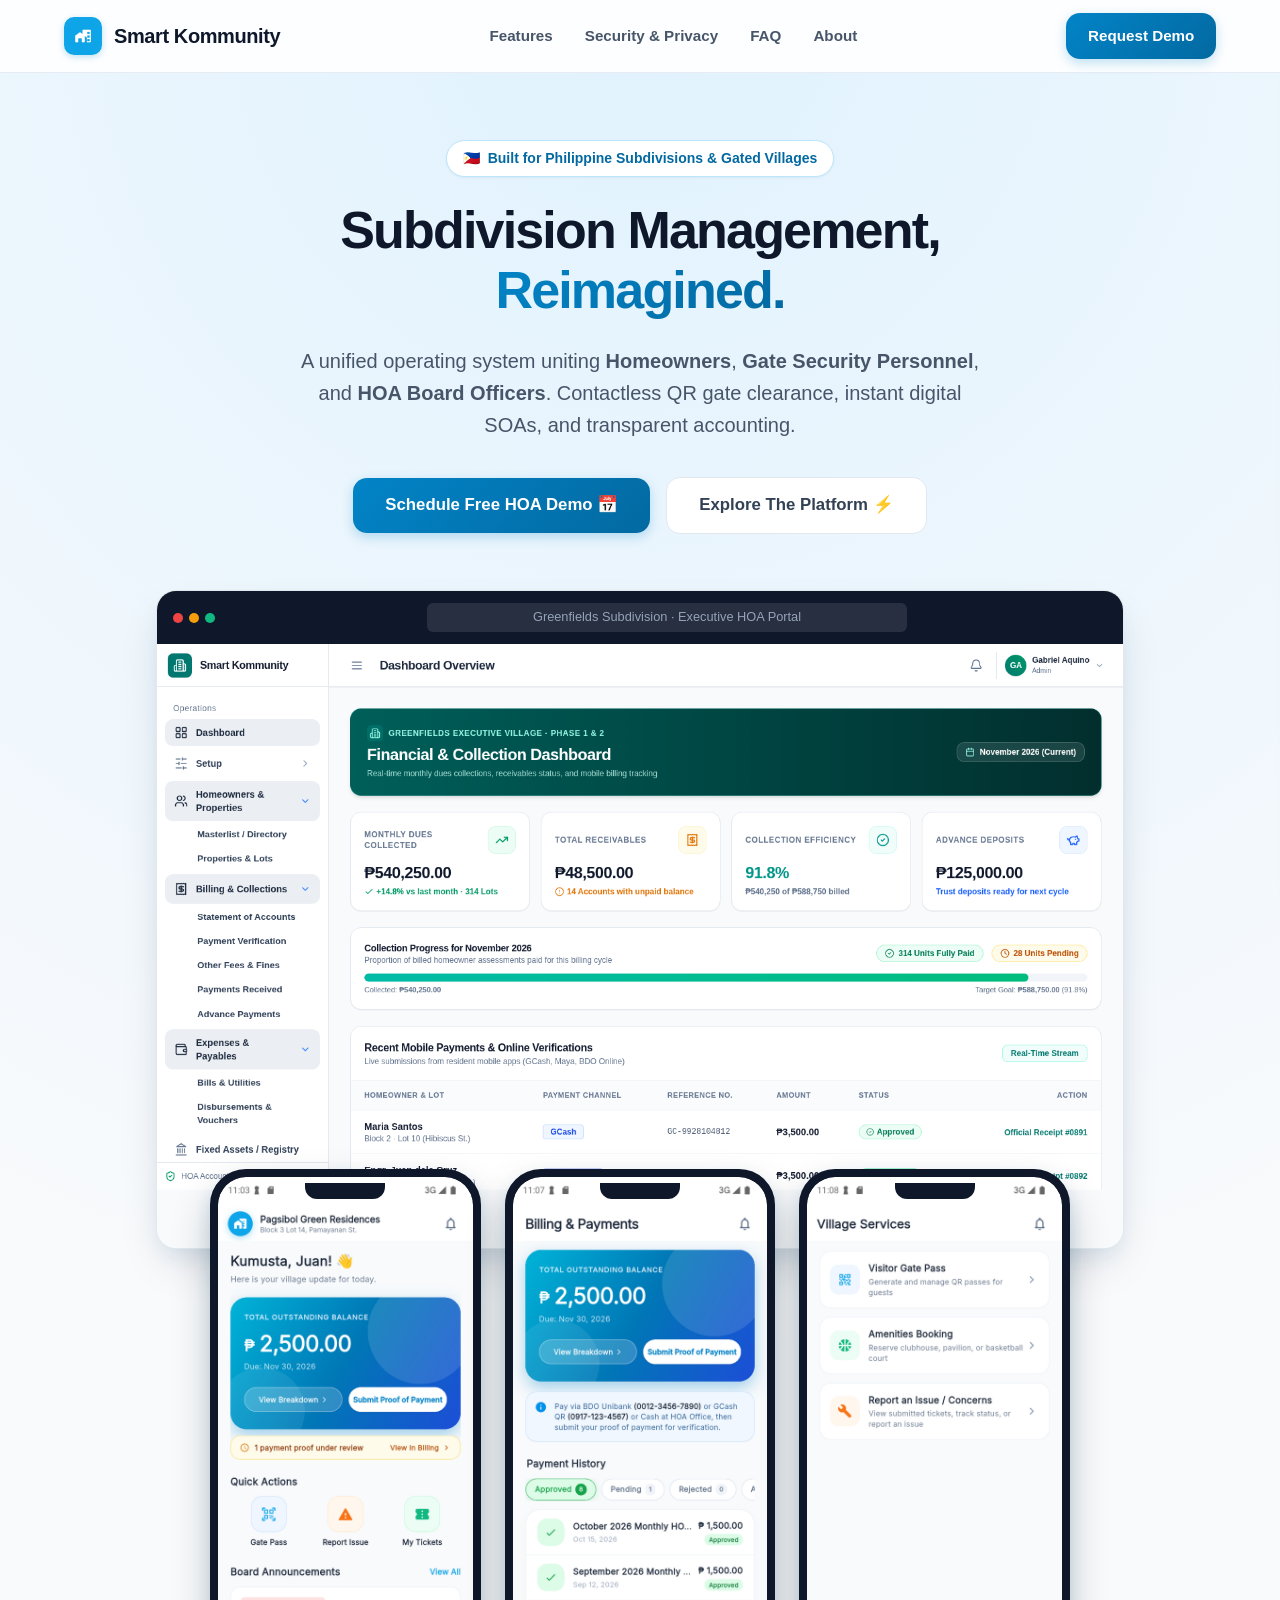
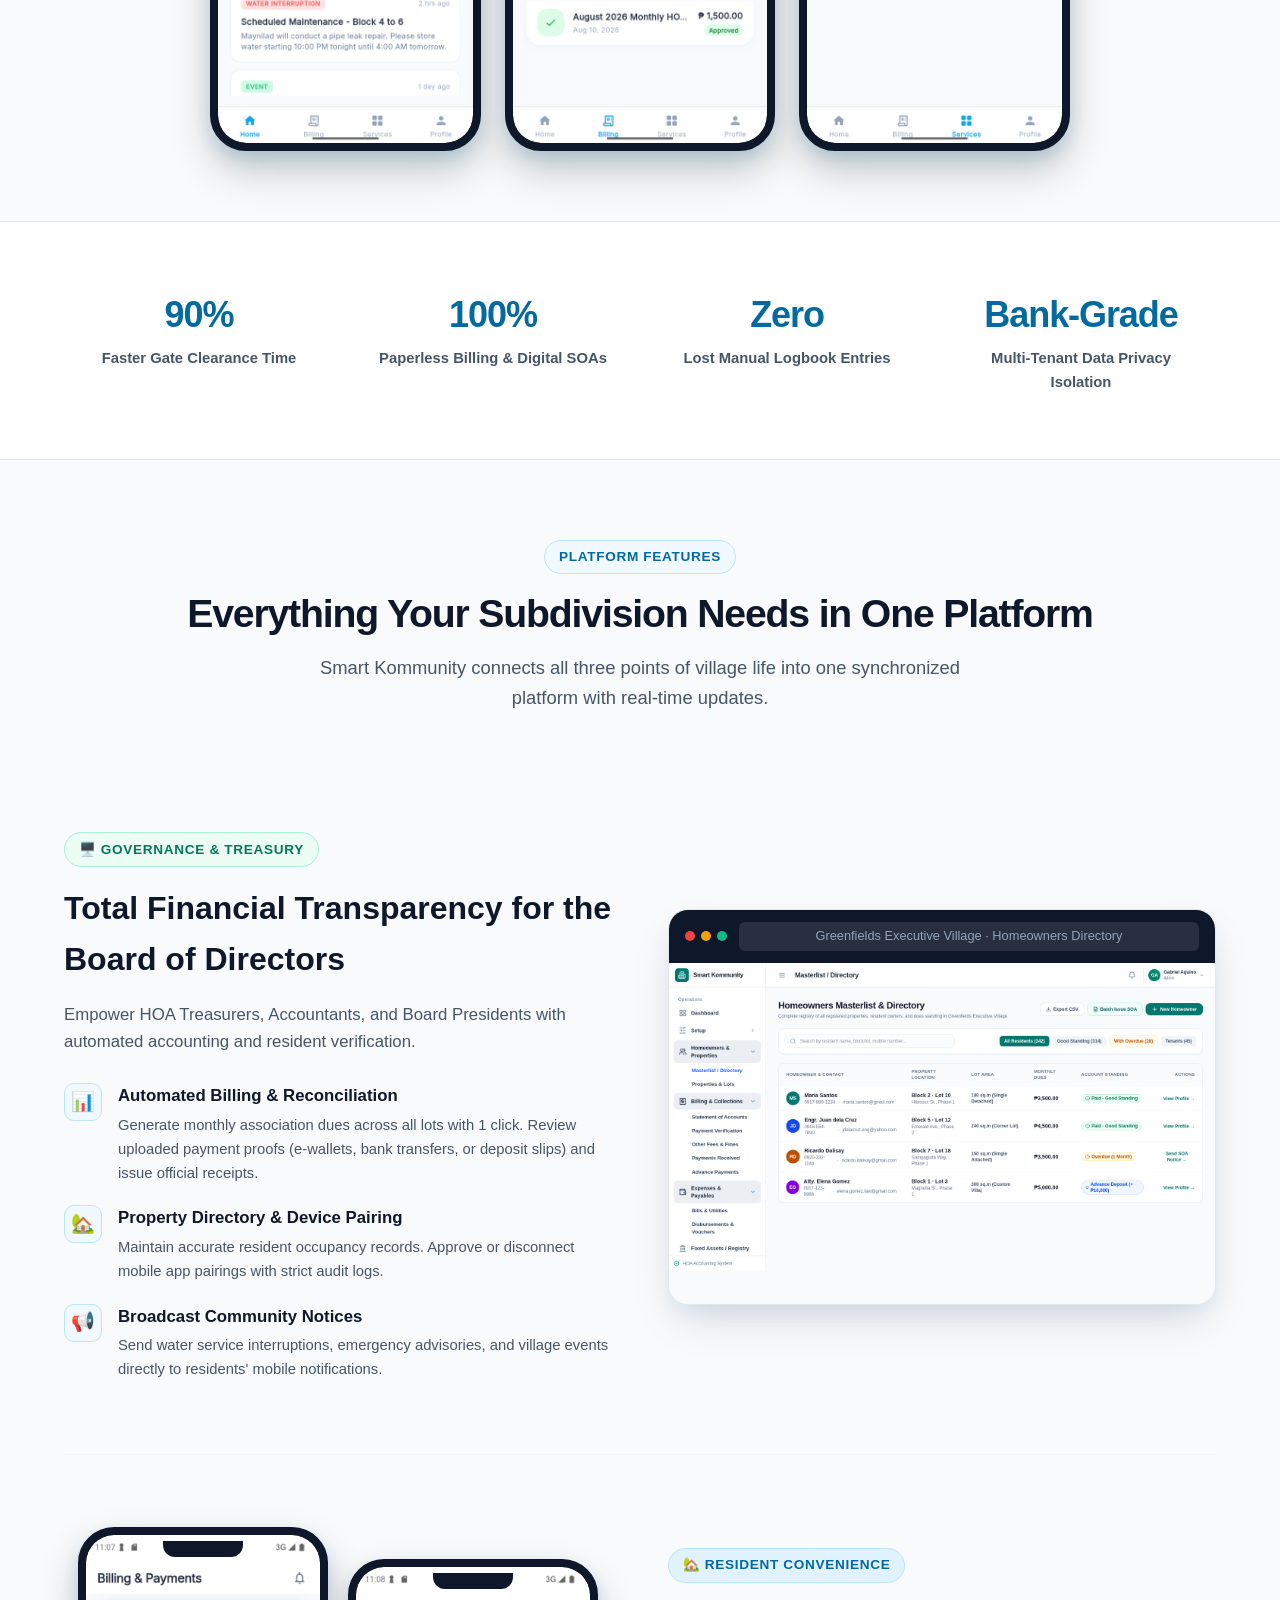
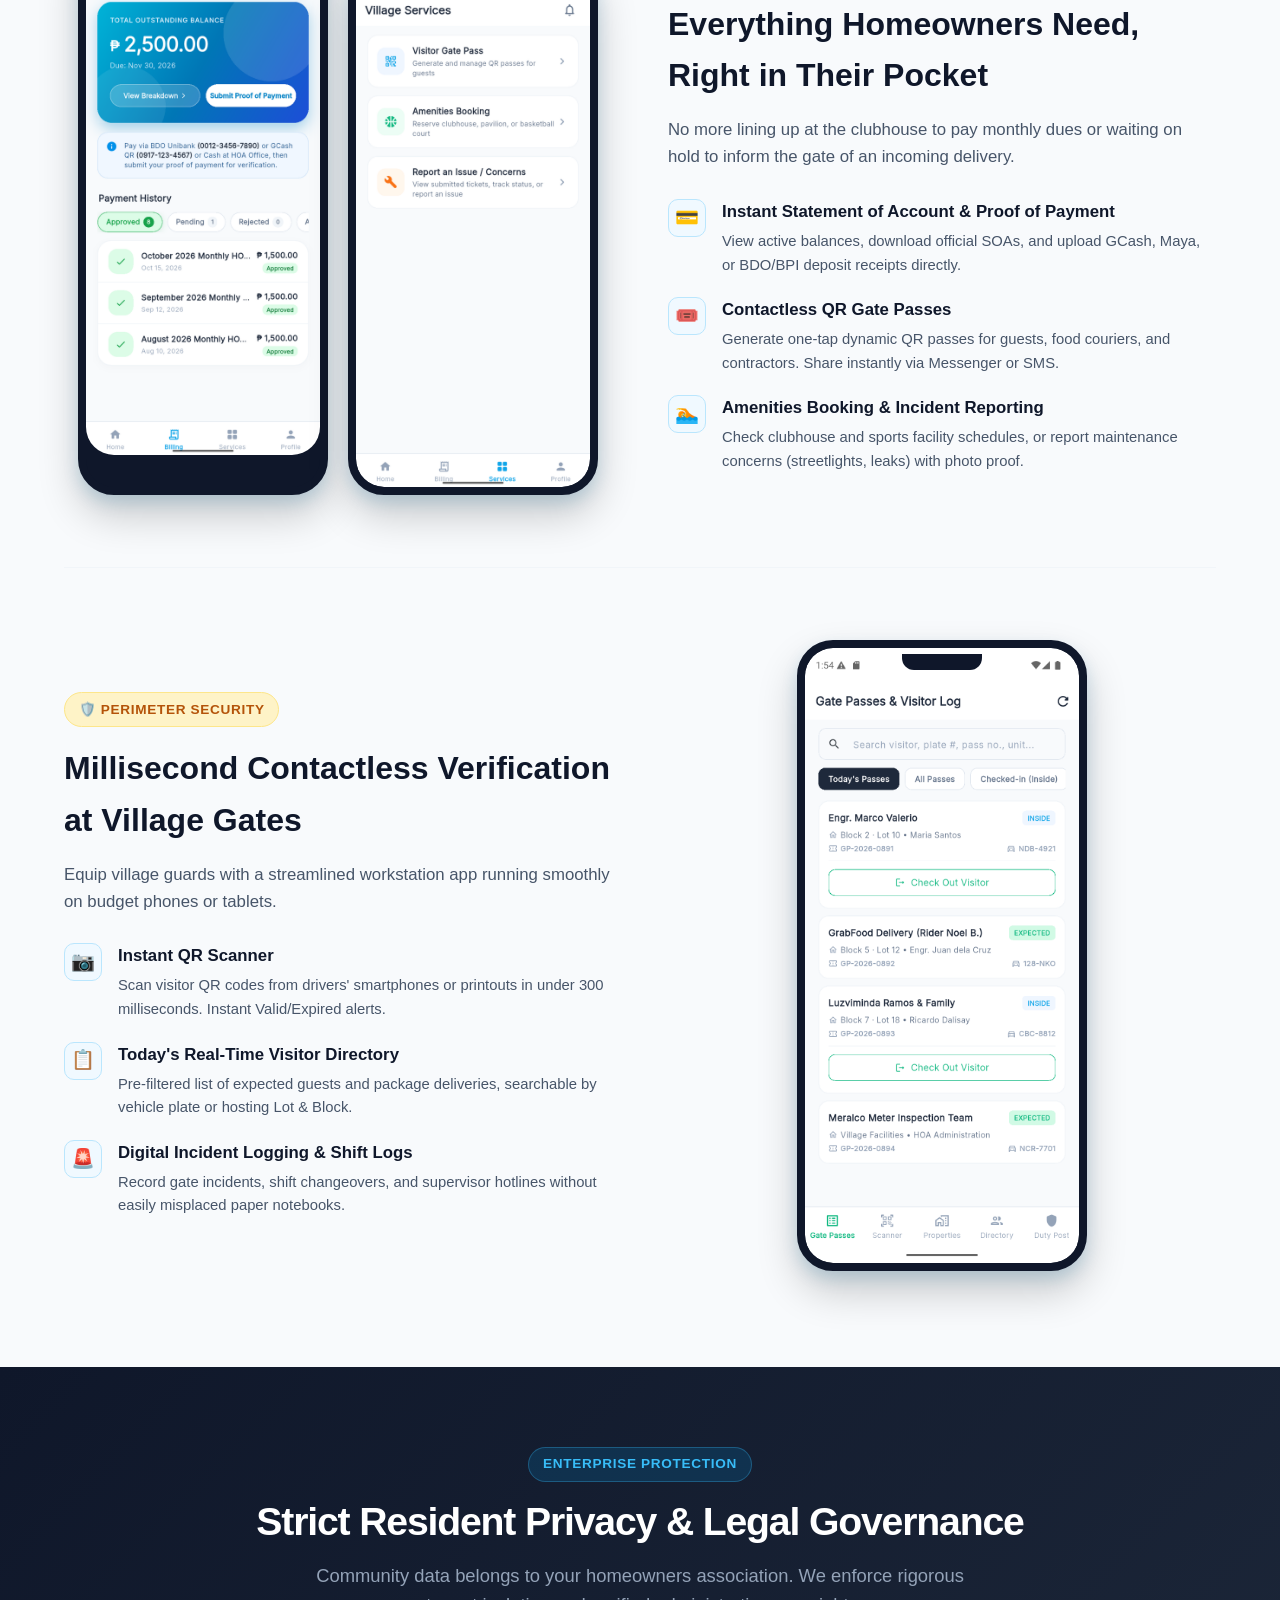
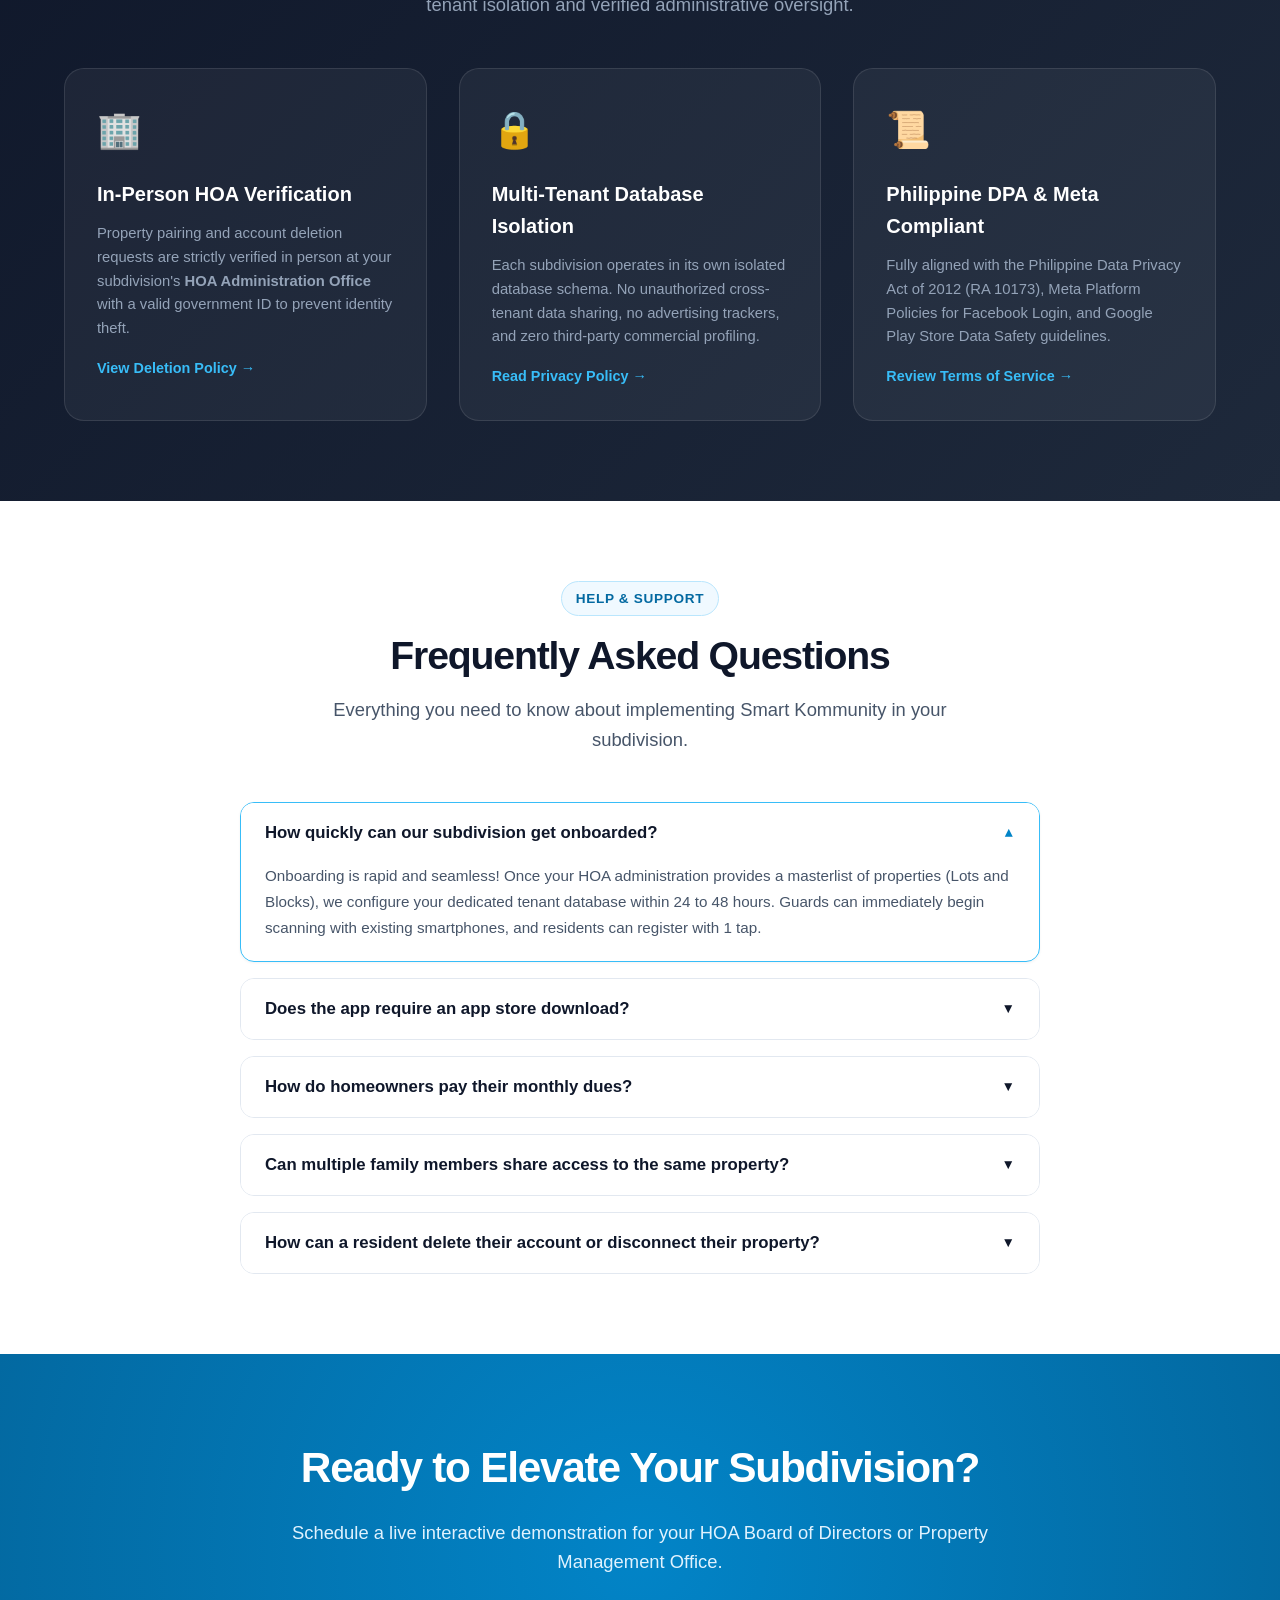
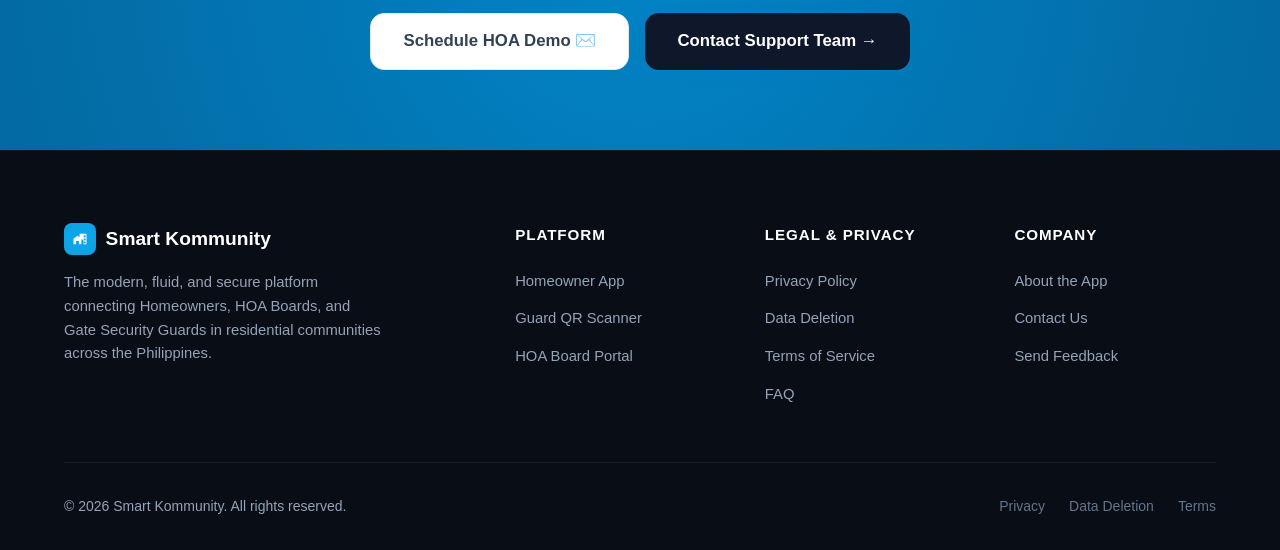
<file: index.html>
<!DOCTYPE html>
<html lang="en">
<head>
    <meta charset="UTF-8">
    <meta name="viewport" content="width=device-width, initial-scale=1.0">
    
    <!-- Primary SEO Meta Tags -->
    <title>Smart Kommunity | HOA Management Software Philippines & Subdivision Portal</title>
    <meta name="title" content="Smart Kommunity | HOA Management Software Philippines & Subdivision Portal">
    <meta name="description" content="All-in-one subdivision and HOA management software built for Philippine gated communities. Automate monthly association dues, issue instant digital SOAs, verify contactless QR gate passes, and streamline accounting.">
    <meta name="keywords" content="HOA management software Philippines, subdivision management system, village gate pass app, HOA portal Philippines, association dues billing system, HOA accounting software, QR gate clearance">
    <meta name="robots" content="index, follow">
    <link rel="canonical" href="https://smartkommunity.com/">
    <link rel="icon" type="image/png" href="favicon.png">

    <!-- Open Graph / Facebook / Messenger / Viber -->
    <meta property="og:type" content="website">
    <meta property="og:url" content="https://smartkommunity.com/">
    <meta property="og:site_name" content="Smart Kommunity">
    <meta property="og:locale" content="en_PH">
    <meta property="og:title" content="Smart Kommunity | HOA Management Software Philippines & Subdivision Portal">
    <meta property="og:description" content="All-in-one subdivision and HOA management software built for Philippine gated communities. Automate monthly dues, instant digital SOAs, and contactless QR gate clearance.">
    <meta property="og:image" content="https://smartkommunity.com/images/og_preview.png">
    <meta property="og:image:width" content="1200">
    <meta property="og:image:height" content="630">
    <meta property="og:image:alt" content="Smart Kommunity - Modern Subdivision & HOA Management Platform">

    <!-- Twitter Card -->
    <meta name="twitter:card" content="summary_large_image">
    <meta name="twitter:url" content="https://smartkommunity.com/">
    <meta name="twitter:title" content="Smart Kommunity | HOA Management Software Philippines & Subdivision Portal">
    <meta name="twitter:description" content="All-in-one subdivision and HOA management software built for Philippine gated communities. Automate monthly dues, instant digital SOAs, and contactless QR gate clearance.">
    <meta name="twitter:image" content="https://smartkommunity.com/images/og_preview.png">

    <!-- Structured Data: Organization & SoftwareApplication & FAQPage -->
    <script type="application/ld+json">
    {
      "@context": "https://schema.org",
      "@graph": [
        {
          "@type": "Organization",
          "@id": "https://smartkommunity.com/#organization",
          "name": "Smart Kommunity",
          "url": "https://smartkommunity.com/",
          "logo": "https://smartkommunity.com/images/logo.png",
          "description": "Modern subdivision, gated village, and HOA management software platform in the Philippines.",
          "address": {
            "@type": "PostalAddress",
            "addressCountry": "PH"
          }
        },
        {
          "@type": "SoftwareApplication",
          "@id": "https://smartkommunity.com/#software",
          "name": "Smart Kommunity",
          "operatingSystem": "Web, Android, iOS",
          "applicationCategory": "BusinessApplication",
          "description": "Unified subdivision operating system uniting Homeowners, Gate Security Personnel, and HOA Board Officers.",
          "url": "https://smartkommunity.com/",
          "offers": {
            "@type": "Offer",
            "price": "0",
            "priceCurrency": "PHP",
            "name": "Free HOA Demo"
          }
        },
        {
          "@type": "FAQPage",
          "@id": "https://smartkommunity.com/#faq",
          "mainEntity": [
            {
              "@type": "Question",
              "name": "How quickly can our subdivision get onboarded?",
              "acceptedAnswer": {
                "@type": "Answer",
                "text": "Onboarding is rapid and seamless! Once your HOA administration provides a masterlist of properties (Lots and Blocks), we configure your dedicated tenant database within 24 to 48 hours. Guards can immediately begin scanning with existing smartphones, and residents can register with 1 tap."
              }
            },
            {
              "@type": "Question",
              "name": "What hardware do our security guards need at the gate?",
              "acceptedAnswer": {
                "@type": "Answer",
                "text": "No expensive proprietary turnstiles or scanners required. The Smart Kommunity Guard App runs smoothly on budget Android or iOS smartphones and tablets with a functioning camera. Offline fallback caching ensures gate operations never stall even during intermittent mobile internet."
              }
            },
            {
              "@type": "Question",
              "name": "How are monthly association dues and payment receipts verified?",
              "acceptedAnswer": {
                "@type": "Answer",
                "text": "Homeowners receive automated monthly Statements of Account (SOA) in their mobile app. They can pay via GCash, Maya, BDO, BPI, or over-the-counter and upload transaction reference numbers with screenshot proofs. The HOA Treasurer reviews submissions in a 1-click verification queue before official digital receipts are generated."
              }
            },
            {
              "@type": "Question",
              "name": "Can non-resident visitors enter without a smartphone?",
              "acceptedAnswer": {
                "@type": "Answer",
                "text": "Yes. While dynamic QR passes on smartphones offer the fastest millisecond clearance, residents can also print out single-use or multi-day QR guest passes, or send visitor details to the gate log in advance. Guards can search incoming guests by plate number or host resident lot."
              }
            },
            {
              "@type": "Question",
              "name": "Is our subdivision's financial and resident data safe?",
              "acceptedAnswer": {
                "@type": "Answer",
                "text": "Security and privacy are non-negotiable. Every subdivision operates within an isolated, multi-tenant database partitioned with bank-grade encryption in transit (TLS 1.3) and at rest (AES-256). We strictly adhere to Republic Act No. 10173 (Philippine Data Privacy Act of 2012)."
              }
            },
            {
              "@type": "Question",
              "name": "Can multiple subdivisions or phases be managed under one HOA board?",
              "acceptedAnswer": {
                "@type": "Answer",
                "text": "Yes. Smart Kommunity features native multi-phase and multi-gate architectural support. Board officers can view aggregated financial rollups or isolate reports per Phase, Block, or village cluster."
              }
            }
          ]
        }
      ]
    }
    </script>
    <link rel="stylesheet" href="css/style.css">
</head>
<body>

    <!-- ======================================================================
         Sticky Navigation Header
         ====================================================================== -->
    <header class="site-header">
        <div class="container nav-container">
            <a href="index.html" class="brand-logo">
                <img src="images/logo.png" alt="Smart Kommunity Logo" class="brand-icon">
                <span>Smart Kommunity</span>
            </a>

            <nav class="desktop-nav">
                <a href="#features" class="nav-link">Features</a>
                <a href="#security" class="nav-link">Security & Privacy</a>
                <a href="#faq" class="nav-link">FAQ</a>
                <a href="about.html" class="nav-link">About</a>
            </nav>

            <div class="nav-actions">
                <a href="#contact" class="btn btn-primary">
                    Request Demo
                </a>
                <button class="menu-toggle" aria-label="Toggle navigation menu" aria-expanded="false">☰</button>
            </div>
        </div>
    </header>

    <div class="nav-overlay"></div>
    <div class="mobile-nav-menu">
        <a href="#features" class="nav-link">Features</a>
        <a href="#security" class="nav-link">Security & Privacy</a>
        <a href="#faq" class="nav-link">FAQ</a>
        <a href="about.html" class="nav-link">About</a>
        <a href="privacy-policy.html" class="nav-link">Privacy Policy</a>
        <a href="data-deletion.html" class="nav-link">Data Deletion</a>
        <a href="terms-of-service.html" class="nav-link">Terms of Service</a>
        <a href="#contact" class="btn btn-primary" style="margin-top: 1rem;">
            Request Demo
        </a>
    </div>

    <!-- ======================================================================
         Hero Section with Composite Device Mockups (Admin + Mobile)
         ====================================================================== -->
    <section class="hero-section">
        <div class="container">
            <div class="hero-pill">
                <span>🇵🇭</span> Built for Philippine Subdivisions & Gated Villages
            </div>

            <h1 class="hero-headline">
                Subdivision Management, <span>Reimagined.</span>
            </h1>

            <p class="hero-subhead">
                A unified operating system uniting <strong>Homeowners</strong>, <strong>Gate Security Personnel</strong>, and <strong>HOA Board Officers</strong>. Contactless QR gate clearance, instant digital SOAs, and transparent accounting.
            </p>

            <div class="hero-cta-group">
                <a href="#contact" class="btn btn-primary" style="padding: 0.9rem 2rem; font-size: 1.05rem;">
                    Schedule Free HOA Demo 📅
                </a>
                <a href="#features" class="btn btn-secondary" style="padding: 0.9rem 2rem; font-size: 1.05rem;">
                    Explore The Platform ⚡
                </a>
            </div>

            <!-- Composite Device Mockup Stage -->
            <div class="hero-mockup-stage">
                <!-- MacBook / Web Browser Frame (Admin Web Dashboard) -->
                <div class="browser-mockup">
                    <div class="browser-header">
                        <div class="browser-dots">
                            <span class="browser-dot dot-red"></span>
                            <span class="browser-dot dot-yellow"></span>
                            <span class="browser-dot dot-green"></span>
                        </div>
                        <div class="browser-address-bar">
                            Greenfields Subdivision &middot; Executive HOA Portal
                        </div>
                    </div>
                    <div class="browser-content">
                        <img src="images/admin_web_dashboard.png" alt="Smart Kommunity Admin Web Dashboard" class="mockup-img">
                    </div>
                </div>

                <!-- Floating Mobile App Mockups overlapping browser bottom -->
                <div class="floating-phones">
                    <!-- Phone 1: Home Dashboard -->
                    <div class="phone-mockup">
                        <div class="phone-notch"></div>
                        <div class="phone-screen">
                            <img src="images/phone_1_home_dashboard.png" alt="Homeowner Dashboard" class="phone-img">
                        </div>
                    </div>

                    <!-- Phone 2: Statement of Account & GCash Payment -->
                    <div class="phone-mockup">
                        <div class="phone-notch"></div>
                        <div class="phone-screen">
                            <img src="images/phone_2_billing_payments.png" alt="Statement of Account & Payments" class="phone-img">
                        </div>
                    </div>

                    <!-- Phone 3: Visitor Gate Pass -->
                    <div class="phone-mockup">
                        <div class="phone-notch"></div>
                        <div class="phone-screen">
                            <img src="images/phone_3_village_services.png" alt="Visitor Gate Pass & Services" class="phone-img">
                        </div>
                    </div>
                </div>
            </div>
        </div>
    </section>

    <!-- ======================================================================
         Impact Metrics Bar
         ====================================================================== -->
    <section class="metrics-section">
        <div class="container">
            <div class="metrics-grid">
                <div class="metric-item">
                    <div class="metric-value">90%</div>
                    <div class="metric-label">Faster Gate Clearance Time</div>
                </div>
                <div class="metric-item">
                    <div class="metric-value">100%</div>
                    <div class="metric-label">Paperless Billing & Digital SOAs</div>
                </div>
                <div class="metric-item">
                    <div class="metric-value">Zero</div>
                    <div class="metric-label">Lost Manual Logbook Entries</div>
                </div>
                <div class="metric-item">
                    <div class="metric-value">Bank-Grade</div>
                    <div class="metric-label">Multi-Tenant Data Privacy Isolation</div>
                </div>
            </div>
        </div>
    </section>

    <!-- ======================================================================
         Platform Features Showcase (Homeowner, Guard, Admin)
         ====================================================================== -->
    <section id="features" class="showcase-section">
        <div class="container">
            <div class="text-center">
                <span class="section-badge">Platform Features</span>
                <h2 class="section-title">Everything Your Subdivision Needs in One Platform</h2>
                <p class="section-subtitle">
                    Smart Kommunity connects all three points of village life into one synchronized platform with real-time updates.
                </p>

            </div>

            <!-- Showcase Block 1: HOA Board & Admins -->
            <div class="feature-showcase-block" id="hoa-admin">
                <div class="showcase-grid-2col">
                    <div class="feature-content">
                        <span class="section-badge" style="background: #ecfdf5; color: #047857; border-color: #a7f3d0;">
                            🖥️ Governance & Treasury
                        </span>
                        <h3 style="font-size: 2rem; font-weight: 800; margin-bottom: 1rem; color: var(--slate-900);">
                            Total Financial Transparency for the Board of Directors
                        </h3>
                        <p style="color: var(--slate-600); font-size: 1.05rem;">
                            Empower HOA Treasurers, Accountants, and Board Presidents with automated accounting and resident verification.
                        </p>

                        <ul class="feature-list">
                            <li class="feature-list-item">
                                <div class="feature-icon-box">📊</div>
                                <div class="feature-item-content">
                                    <h4>Automated Billing & Reconciliation</h4>
                                    <p>Generate monthly association dues across all lots with 1 click. Review uploaded payment proofs (e-wallets, bank transfers, or deposit slips) and issue official receipts.</p>
                                </div>
                            </li>
                            <li class="feature-list-item">
                                <div class="feature-icon-box">🏡</div>
                                <div class="feature-item-content">
                                    <h4>Property Directory & Device Pairing</h4>
                                    <p>Maintain accurate resident occupancy records. Approve or disconnect mobile app pairings with strict audit logs.</p>
                                </div>
                            </li>
                            <li class="feature-list-item">
                                <div class="feature-icon-box">📢</div>
                                <div class="feature-item-content">
                                    <h4>Broadcast Community Notices</h4>
                                    <p>Send water service interruptions, emergency advisories, and village events directly to residents' mobile notifications.</p>
                                </div>
                            </li>
                        </ul>
                    </div>

                    <!-- Visual Side: MacBook Frame with Admin Dashboard -->
                    <div class="feature-visual">
                        <div class="browser-mockup">
                            <div class="browser-header">
                                <div class="browser-dots">
                                    <span class="browser-dot dot-red"></span>
                                    <span class="browser-dot dot-yellow"></span>
                                    <span class="browser-dot dot-green"></span>
                                </div>
                                <div class="browser-address-bar">
                                    Greenfields Executive Village &middot; Homeowners Directory
                                </div>
                            </div>
                            <div class="browser-content">
                                <img src="images/admin_web_homeowners.png" alt="Admin Portal Homeowners Directory" class="mockup-img" loading="lazy">
                            </div>
                        </div>
                    </div>
                </div>
            </div>

            <!-- Showcase Block 2: Homeowners & Residents -->
            <div class="feature-showcase-block reversed" id="homeowners">
                <div class="showcase-grid-2col">
                    <div class="feature-content">
                        <span class="section-badge" style="background: #e0f2fe;">
                            🏡 Resident Convenience
                        </span>
                        <h3 style="font-size: 2rem; font-weight: 800; margin-bottom: 1rem; color: var(--slate-900);">
                            Everything Homeowners Need, Right in Their Pocket
                        </h3>
                        <p style="color: var(--slate-600); font-size: 1.05rem;">
                            No more lining up at the clubhouse to pay monthly dues or waiting on hold to inform the gate of an incoming delivery.
                        </p>

                        <ul class="feature-list">
                            <li class="feature-list-item">
                                <div class="feature-icon-box">💳</div>
                                <div class="feature-item-content">
                                    <h4>Instant Statement of Account & Proof of Payment</h4>
                                    <p>View active balances, download official SOAs, and upload GCash, Maya, or BDO/BPI deposit receipts directly.</p>
                                </div>
                            </li>
                            <li class="feature-list-item">
                                <div class="feature-icon-box">🎟️</div>
                                <div class="feature-item-content">
                                    <h4>Contactless QR Gate Passes</h4>
                                    <p>Generate one-tap dynamic QR passes for guests, food couriers, and contractors. Share instantly via Messenger or SMS.</p>
                                </div>
                            </li>
                            <li class="feature-list-item">
                                <div class="feature-icon-box">🏊</div>
                                <div class="feature-item-content">
                                    <h4>Amenities Booking & Incident Reporting</h4>
                                    <p>Check clubhouse and sports facility schedules, or report maintenance concerns (streetlights, leaks) with photo proof.</p>
                                </div>
                            </li>
                        </ul>
                    </div>

                    <!-- Visual Side: 2 Overlapping Phone Mockups -->
                    <div class="feature-visual" style="display: flex; gap: 1.25rem; justify-content: center;">
                        <div class="phone-mockup" style="max-width: 250px;">
                            <div class="phone-notch"></div>
                            <div class="phone-screen">
                                <img src="images/phone_2_billing_payments.png" alt="Homeowner Billing" class="phone-img" loading="lazy">
                            </div>
                        </div>
                        <div class="phone-mockup" style="max-width: 250px; margin-top: 2rem;">
                            <div class="phone-notch"></div>
                            <div class="phone-screen">
                                <img src="images/phone_3_village_services.png" alt="Visitor Pass" class="phone-img" loading="lazy">
                            </div>
                        </div>
                    </div>
                </div>
            </div>

            <!-- Showcase Block 3: Security Guards -->
            <div class="feature-showcase-block" id="security-guards">
                <div class="showcase-grid-2col">
                    <div class="feature-content">
                        <span class="section-badge" style="background: #fef3c7; color: #b45309; border-color: #fde68a;">
                            🛡️ Perimeter Security
                        </span>
                        <h3 style="font-size: 2rem; font-weight: 800; margin-bottom: 1rem; color: var(--slate-900);">
                            Millisecond Contactless Verification at Village Gates
                        </h3>
                        <p style="color: var(--slate-600); font-size: 1.05rem;">
                            Equip village guards with a streamlined workstation app running smoothly on budget phones or tablets.
                        </p>

                        <ul class="feature-list">
                            <li class="feature-list-item">
                                <div class="feature-icon-box">📷</div>
                                <div class="feature-item-content">
                                    <h4>Instant QR Scanner</h4>
                                    <p>Scan visitor QR codes from drivers' smartphones or printouts in under 300 milliseconds. Instant Valid/Expired alerts.</p>
                                </div>
                            </li>
                            <li class="feature-list-item">
                                <div class="feature-icon-box">📋</div>
                                <div class="feature-item-content">
                                    <h4>Today's Real-Time Visitor Directory</h4>
                                    <p>Pre-filtered list of expected guests and package deliveries, searchable by vehicle plate or hosting Lot & Block.</p>
                                </div>
                            </li>
                            <li class="feature-list-item">
                                <div class="feature-icon-box">🚨</div>
                                <div class="feature-item-content">
                                    <h4>Digital Incident Logging & Shift Logs</h4>
                                    <p>Record gate incidents, shift changeovers, and supervisor hotlines without easily misplaced paper notebooks.</p>
                                </div>
                            </li>
                        </ul>
                    </div>

                    <!-- Visual Side: Guard Scanner Mockup -->
                    <div class="feature-visual" style="display: flex; justify-content: center;">
                        <div class="phone-mockup" style="max-width: 290px;">
                            <div class="phone-notch"></div>
                            <div class="phone-screen">
                                <img src="images/phone_guard_scanner.png" alt="Guard QR Scanner" class="phone-img" loading="lazy">
                            </div>
                        </div>
                    </div>
                </div>
            </div>
        </div>
    </section>

    <!-- ======================================================================
         Security, Privacy & Data Governance Section
         ====================================================================== -->
    <section id="security" class="security-section">
        <div class="container">
            <div class="text-center">
                <span class="section-badge" style="background: rgba(2, 132, 199, 0.2); color: #38bdf8; border-color: rgba(56, 189, 248, 0.3);">
                    Enterprise Protection
                </span>
                <h2 class="section-title">Strict Resident Privacy & Legal Governance</h2>
                <p class="section-subtitle">
                    Community data belongs to your homeowners association. We enforce rigorous tenant isolation and verified administrative oversight.
                </p>
            </div>

            <div class="security-grid">
                <div class="security-card">
                    <div class="security-icon">🏢</div>
                    <h3>In-Person HOA Verification</h3>
                    <p>
                        Property pairing and account deletion requests are strictly verified in person at your subdivision's <strong>HOA Administration Office</strong> with a valid government ID to prevent identity theft.
                    </p>
                    <a href="data-deletion.html">View Deletion Policy &rarr;</a>
                </div>

                <div class="security-card">
                    <div class="security-icon">🔒</div>
                    <h3>Multi-Tenant Database Isolation</h3>
                    <p>
                        Each subdivision operates in its own isolated database schema. No unauthorized cross-tenant data sharing, no advertising trackers, and zero third-party commercial profiling.
                    </p>
                    <a href="privacy-policy.html">Read Privacy Policy &rarr;</a>
                </div>

                <div class="security-card">
                    <div class="security-icon">📜</div>
                    <h3>Philippine DPA & Meta Compliant</h3>
                    <p>
                        Fully aligned with the Philippine Data Privacy Act of 2012 (RA 10173), Meta Platform Policies for Facebook Login, and Google Play Store Data Safety guidelines.
                    </p>
                    <a href="terms-of-service.html">Review Terms of Service &rarr;</a>
                </div>
            </div>
        </div>
    </section>

    <!-- ======================================================================
         Frequently Asked Questions (Interactive Accordion)
         ====================================================================== -->
    <section id="faq" class="faq-section">
        <div class="container">
            <div class="text-center">
                <span class="section-badge">Help & Support</span>
                <h2 class="section-title">Frequently Asked Questions</h2>
                <p class="section-subtitle">
                    Everything you need to know about implementing Smart Kommunity in your subdivision.
                </p>
            </div>

            <div class="faq-accordion-container">
                <div class="faq-accordion-item open">
                    <button class="faq-question-btn">
                        <span>How quickly can our subdivision get onboarded?</span>
                        <span class="faq-arrow">▼</span>
                    </button>
                    <div class="faq-answer-body">
                        Onboarding is rapid and seamless! Once your HOA administration provides a masterlist of properties (Lots and Blocks), we configure your dedicated tenant database within 24 to 48 hours. Guards can immediately begin scanning with existing smartphones, and residents can register with 1 tap.
                    </div>
                </div>

                <div class="faq-accordion-item">
                    <button class="faq-question-btn">
                        <span>Does the app require an app store download?</span>
                        <span class="faq-arrow">▼</span>
                    </button>
                    <div class="faq-answer-body">
                        Smart Kommunity is available as a native Android APK and as a Progressive Web App (PWA). Homeowners and guards can install it directly from their browser with "Add to Home Screen" on both Android and iOS devices, or download directly from the Google Play Store.
                    </div>
                </div>

                <div class="faq-accordion-item">
                    <button class="faq-question-btn">
                        <span>How do homeowners pay their monthly dues?</span>
                        <span class="faq-arrow">▼</span>
                    </button>
                    <div class="faq-answer-body">
                        Residents view their live Statement of Account (SOA) in the app. They can transfer payments via GCash, Maya, BDO, or BPI, and upload a screenshot receipt. The HOA Treasury verifies the transaction in the web portal and issues a digital Official Receipt.
                    </div>
                </div>

                <div class="faq-accordion-item">
                    <button class="faq-question-btn">
                        <span>Can multiple family members share access to the same property?</span>
                        <span class="faq-arrow">▼</span>
                    </button>
                    <div class="faq-answer-body">
                        Yes! Multiple household members (Owners, Co-owners, Spouses, and Tenants) can be linked to a single property lot, allowing every adult member to generate visitor QR passes and receive emergency village announcements.
                    </div>
                </div>

                <div class="faq-accordion-item">
                    <button class="faq-question-btn">
                        <span>How can a resident delete their account or disconnect their property?</span>
                        <span class="faq-arrow">▼</span>
                    </button>
                    <div class="faq-answer-body">
                        To protect community safety and prevent unauthorized unlinking, residents personally visit the Subdivision Homeowners Association (HOA) Administration Office with a valid government ID. The HOA Administrator disconnects the account immediately in the management portal.
                    </div>
                </div>
            </div>
        </div>
    </section>

    <!-- ======================================================================
         Call-to-Action Demo Section
         ====================================================================== -->
    <section id="contact" class="cta-section">
        <div class="container">
            <div class="cta-box">
                <h2 class="cta-title">Ready to Elevate Your Subdivision?</h2>
                <p class="cta-subtitle">
                    Schedule a live interactive demonstration for your HOA Board of Directors or Property Management Office.
                </p>
                <div style="display: flex; justify-content: center; gap: 1rem; flex-wrap: wrap;">
                    <a href="mailto:racruz.smartkommunity@gmail.com?subject=Schedule%20HOA%20Demo%20Request" class="btn btn-secondary" style="padding: 0.9rem 2rem; font-size: 1.05rem;">
                        Schedule HOA Demo ✉️
                    </a>
                    <a href="contact-us.html" class="btn btn-primary" style="background: #0f172a; padding: 0.9rem 2rem; font-size: 1.05rem;">
                        Contact Support Team &rarr;
                    </a>
                </div>
            </div>
        </div>
    </section>

    <!-- ======================================================================
         Site Footer
         ====================================================================== -->
    <footer class="site-footer">
        <div class="container">
            <div class="footer-grid">
                <div class="footer-brand">
                    <div style="display: flex; align-items: center; gap: 0.6rem; margin-bottom: 1rem;">
                        <img src="images/logo.png" alt="Smart Kommunity Logo" style="width: 32px; height: 32px; border-radius: 8px;">
                        <span style="color: white; font-weight: 800; font-size: 1.2rem;">Smart Kommunity</span>
                    </div>
                    <p>
                        The modern, fluid, and secure platform connecting Homeowners, HOA Boards, and Gate Security Guards in residential communities across the Philippines.
                    </p>
                </div>

                <div class="footer-col">
                    <h4>Platform</h4>
                    <ul class="footer-links-list">
                        <li><a href="#features">Homeowner App</a></li>
                        <li><a href="#features">Guard QR Scanner</a></li>
                        <li><a href="#features">HOA Board Portal</a></li>
                    </ul>
                </div>

                <div class="footer-col">
                    <h4>Legal & Privacy</h4>
                    <ul class="footer-links-list">
                        <li><a href="privacy-policy.html">Privacy Policy</a></li>
                        <li><a href="data-deletion.html">Data Deletion</a></li>
                        <li><a href="terms-of-service.html">Terms of Service</a></li>
                        <li><a href="faq.html">FAQ</a></li>
                    </ul>
                </div>

                <div class="footer-col">
                    <h4>Company</h4>
                    <ul class="footer-links-list">
                        <li><a href="about.html">About the App</a></li>
                        <li><a href="contact-us.html">Contact Us</a></li>
                        <li><a href="send-feedback.html">Send Feedback</a></li>
                    </ul>
                </div>
            </div>

            <div class="footer-bottom">
                <p>&copy; 2026 Smart Kommunity. All rights reserved.</p>
                <div style="display: flex; gap: 1.5rem;">
                    <a href="privacy-policy.html" style="color: #64748b; text-decoration: none;">Privacy</a>
                    <a href="data-deletion.html" style="color: #64748b; text-decoration: none;">Data Deletion</a>
                    <a href="terms-of-service.html" style="color: #64748b; text-decoration: none;">Terms</a>
                </div>
            </div>
        </div>
    </footer>

    <script src="js/navigation.js"></script>
</body>
</html>
</file>
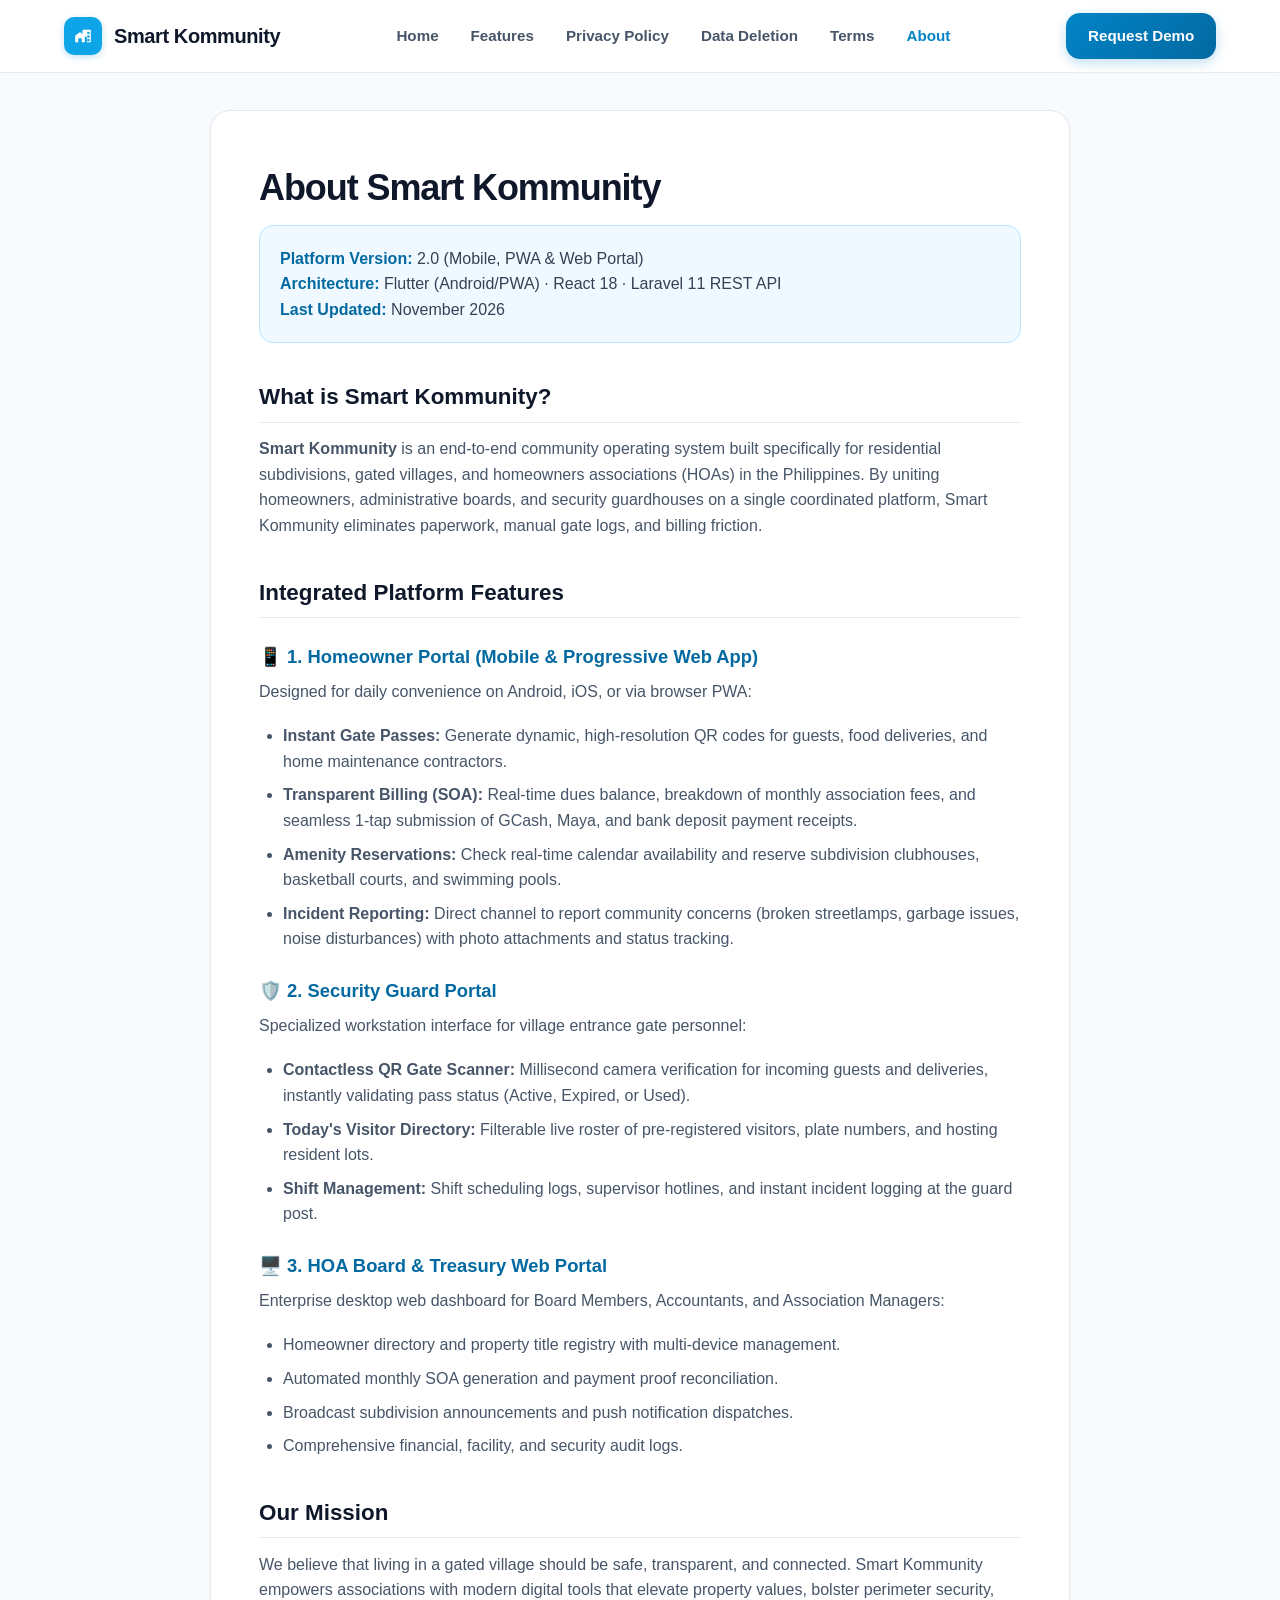
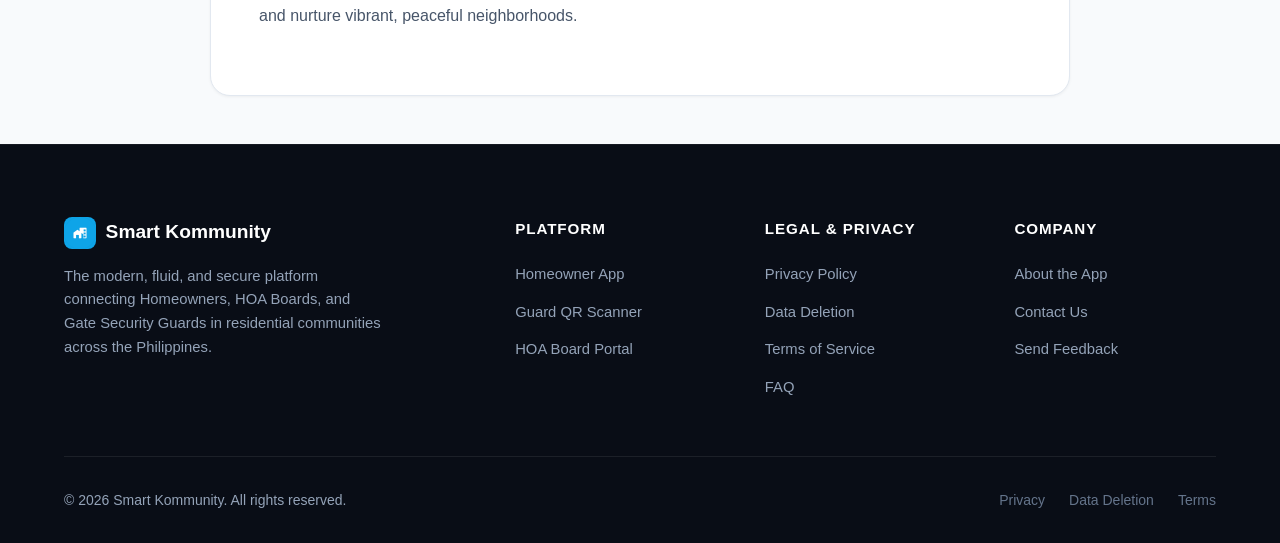
<file: about.html>
<!DOCTYPE html>
<html lang="en">
<head>
    <meta charset="UTF-8">
    <meta name="viewport" content="width=device-width, initial-scale=1.0">
    <title>About Smart Kommunity | Subdivision & HOA Platform Philippines</title>
    <meta name="title" content="About Smart Kommunity | Subdivision & HOA Platform Philippines">
    <meta name="description" content="Learn about Smart Kommunity - The modern operating system uniting Homeowners, HOA Boards, and Gate Security Personnel in Philippine residential villages.">
    <meta name="keywords" content="about Smart Kommunity, HOA management platform, subdivision software company, Philippine HOA solution">
    <meta name="robots" content="index, follow">
    <link rel="canonical" href="https://smartkommunity.com/about.html">
    <link rel="icon" type="image/png" href="favicon.png">

    <!-- Open Graph / Social Previews -->
    <meta property="og:type" content="article">
    <meta property="og:url" content="https://smartkommunity.com/about.html">
    <meta property="og:site_name" content="Smart Kommunity">
    <meta property="og:locale" content="en_PH">
    <meta property="og:title" content="About Smart Kommunity | Subdivision & HOA Platform Philippines">
    <meta property="og:description" content="Discover how Smart Kommunity empowers Philippine subdivisions with digital dues, QR gate clearance, and transparent accounting.">
    <meta property="og:image" content="https://smartkommunity.com/images/og_preview.png">
    <meta property="og:image:width" content="1200">
    <meta property="og:image:height" content="630">

    <!-- Twitter Card -->
    <meta name="twitter:card" content="summary_large_image">
    <meta name="twitter:url" content="https://smartkommunity.com/about.html">
    <meta name="twitter:title" content="About Smart Kommunity | Subdivision & HOA Platform Philippines">
    <meta name="twitter:description" content="Discover how Smart Kommunity empowers Philippine subdivisions with digital dues, QR gate clearance, and transparent accounting.">
    <meta name="twitter:image" content="https://smartkommunity.com/images/og_preview.png">

    <link rel="stylesheet" href="css/style.css">
</head>
<body>

    <!-- Header -->
    <header class="site-header">
        <div class="container nav-container">
            <a href="index.html" class="brand-logo">
                <img src="images/logo.png" alt="Smart Kommunity Logo" class="brand-icon">
                <span>Smart Kommunity</span>
            </a>

            <nav class="desktop-nav">
                <a href="index.html" class="nav-link">Home</a>
                <a href="index.html#features" class="nav-link">Features</a>
                <a href="privacy-policy.html" class="nav-link">Privacy Policy</a>
                <a href="data-deletion.html" class="nav-link">Data Deletion</a>
                <a href="terms-of-service.html" class="nav-link">Terms</a>
                <a href="about.html" class="nav-link" style="color: var(--primary);">About</a>
            </nav>

            <div class="nav-actions">
                <a href="index.html#contact" class="btn btn-primary">
                    Request Demo
                </a>
                <button class="menu-toggle" aria-label="Toggle navigation menu" aria-expanded="false">☰</button>
            </div>
        </div>
    </header>

    <div class="nav-overlay"></div>
    <div class="mobile-nav-menu">
        <a href="index.html" class="nav-link">Home</a>
        <a href="index.html#features" class="nav-link">Features</a>
        <a href="privacy-policy.html" class="nav-link">Privacy Policy</a>
        <a href="data-deletion.html" class="nav-link">Data Deletion</a>
        <a href="terms-of-service.html" class="nav-link">Terms of Service</a>
        <a href="about.html" class="nav-link" style="color: var(--primary);">About the App</a>
        <a href="faq.html" class="nav-link">FAQ</a>
        <a href="contact-us.html" class="nav-link">Contact</a>
    </div>

    <!-- Main Content -->
    <main class="inner-page-content" style="padding-top: 110px;">
        <div class="container">
            <article class="inner-article-box">
                <h1>About Smart Kommunity</h1>
                
                <div class="info-alert-box">
                    <strong>Platform Version:</strong> 2.0 (Mobile, PWA & Web Portal)<br>
                    <strong>Architecture:</strong> Flutter (Android/PWA) &middot; React 18 &middot; Laravel 11 REST API<br>
                    <strong>Last Updated:</strong> November 2026
                </div>
                
                <h2>What is Smart Kommunity?</h2>
                <p>
                    <strong>Smart Kommunity</strong> is an end-to-end community operating system built specifically for residential subdivisions, gated villages, and homeowners associations (HOAs) in the Philippines. By uniting homeowners, administrative boards, and security guardhouses on a single coordinated platform, Smart Kommunity eliminates paperwork, manual gate logs, and billing friction.
                </p>

                <h2>Integrated Platform Features</h2>
                
                <h3>📱 1. Homeowner Portal (Mobile & Progressive Web App)</h3>
                <p>Designed for daily convenience on Android, iOS, or via browser PWA:</p>
                <ul>
                    <li><strong>Instant Gate Passes:</strong> Generate dynamic, high-resolution QR codes for guests, food deliveries, and home maintenance contractors.</li>
                    <li><strong>Transparent Billing (SOA):</strong> Real-time dues balance, breakdown of monthly association fees, and seamless 1-tap submission of GCash, Maya, and bank deposit payment receipts.</li>
                    <li><strong>Amenity Reservations:</strong> Check real-time calendar availability and reserve subdivision clubhouses, basketball courts, and swimming pools.</li>
                    <li><strong>Incident Reporting:</strong> Direct channel to report community concerns (broken streetlamps, garbage issues, noise disturbances) with photo attachments and status tracking.</li>
                </ul>

                <h3>🛡️ 2. Security Guard Portal</h3>
                <p>Specialized workstation interface for village entrance gate personnel:</p>
                <ul>
                    <li><strong>Contactless QR Gate Scanner:</strong> Millisecond camera verification for incoming guests and deliveries, instantly validating pass status (Active, Expired, or Used).</li>
                    <li><strong>Today's Visitor Directory:</strong> Filterable live roster of pre-registered visitors, plate numbers, and hosting resident lots.</li>
                    <li><strong>Shift Management:</strong> Shift scheduling logs, supervisor hotlines, and instant incident logging at the guard post.</li>
                </ul>

                <h3>🖥️ 3. HOA Board & Treasury Web Portal</h3>
                <p>Enterprise desktop web dashboard for Board Members, Accountants, and Association Managers:</p>
                <ul>
                    <li>Homeowner directory and property title registry with multi-device management.</li>
                    <li>Automated monthly SOA generation and payment proof reconciliation.</li>
                    <li>Broadcast subdivision announcements and push notification dispatches.</li>
                    <li>Comprehensive financial, facility, and security audit logs.</li>
                </ul>

                <h2>Our Mission</h2>
                <p>
                    We believe that living in a gated village should be safe, transparent, and connected. Smart Kommunity empowers associations with modern digital tools that elevate property values, bolster perimeter security, and nurture vibrant, peaceful neighborhoods.
                </p>
            </article>
        </div>
    </main>

    <!-- Footer -->
    <footer class="site-footer">
        <div class="container">
            <div class="footer-grid">
                <div class="footer-brand">
                    <div style="display: flex; align-items: center; gap: 0.6rem; margin-bottom: 1rem;">
                        <img src="images/logo.png" alt="Smart Kommunity Logo" style="width: 32px; height: 32px; border-radius: 8px;">
                        <span style="color: white; font-weight: 800; font-size: 1.2rem;">Smart Kommunity</span>
                    </div>
                    <p>
                        The modern, fluid, and secure platform connecting Homeowners, HOA Boards, and Gate Security Guards in residential communities across the Philippines.
                    </p>
                </div>

                <div class="footer-col">
                    <h4>Platform</h4>
                    <ul class="footer-links-list">
                        <li><a href="index.html#features">Homeowner App</a></li>
                        <li><a href="index.html#features">Guard QR Scanner</a></li>
                        <li><a href="index.html#features">HOA Board Portal</a></li>
                    </ul>
                </div>

                <div class="footer-col">
                    <h4>Legal & Privacy</h4>
                    <ul class="footer-links-list">
                        <li><a href="privacy-policy.html">Privacy Policy</a></li>
                        <li><a href="data-deletion.html">Data Deletion</a></li>
                        <li><a href="terms-of-service.html">Terms of Service</a></li>
                        <li><a href="faq.html">FAQ</a></li>
                    </ul>
                </div>

                <div class="footer-col">
                    <h4>Company</h4>
                    <ul class="footer-links-list">
                        <li><a href="about.html">About the App</a></li>
                        <li><a href="contact-us.html">Contact Us</a></li>
                        <li><a href="send-feedback.html">Send Feedback</a></li>
                    </ul>
                </div>
            </div>

            <div class="footer-bottom">
                <p>&copy; 2026 Smart Kommunity. All rights reserved.</p>
                <div style="display: flex; gap: 1.5rem;">
                    <a href="privacy-policy.html" style="color: #64748b; text-decoration: none;">Privacy</a>
                    <a href="data-deletion.html" style="color: #64748b; text-decoration: none;">Data Deletion</a>
                    <a href="terms-of-service.html" style="color: #64748b; text-decoration: none;">Terms</a>
                </div>
            </div>
        </div>
    </footer>

    <script src="js/navigation.js"></script>
</body>
</html>
</file>
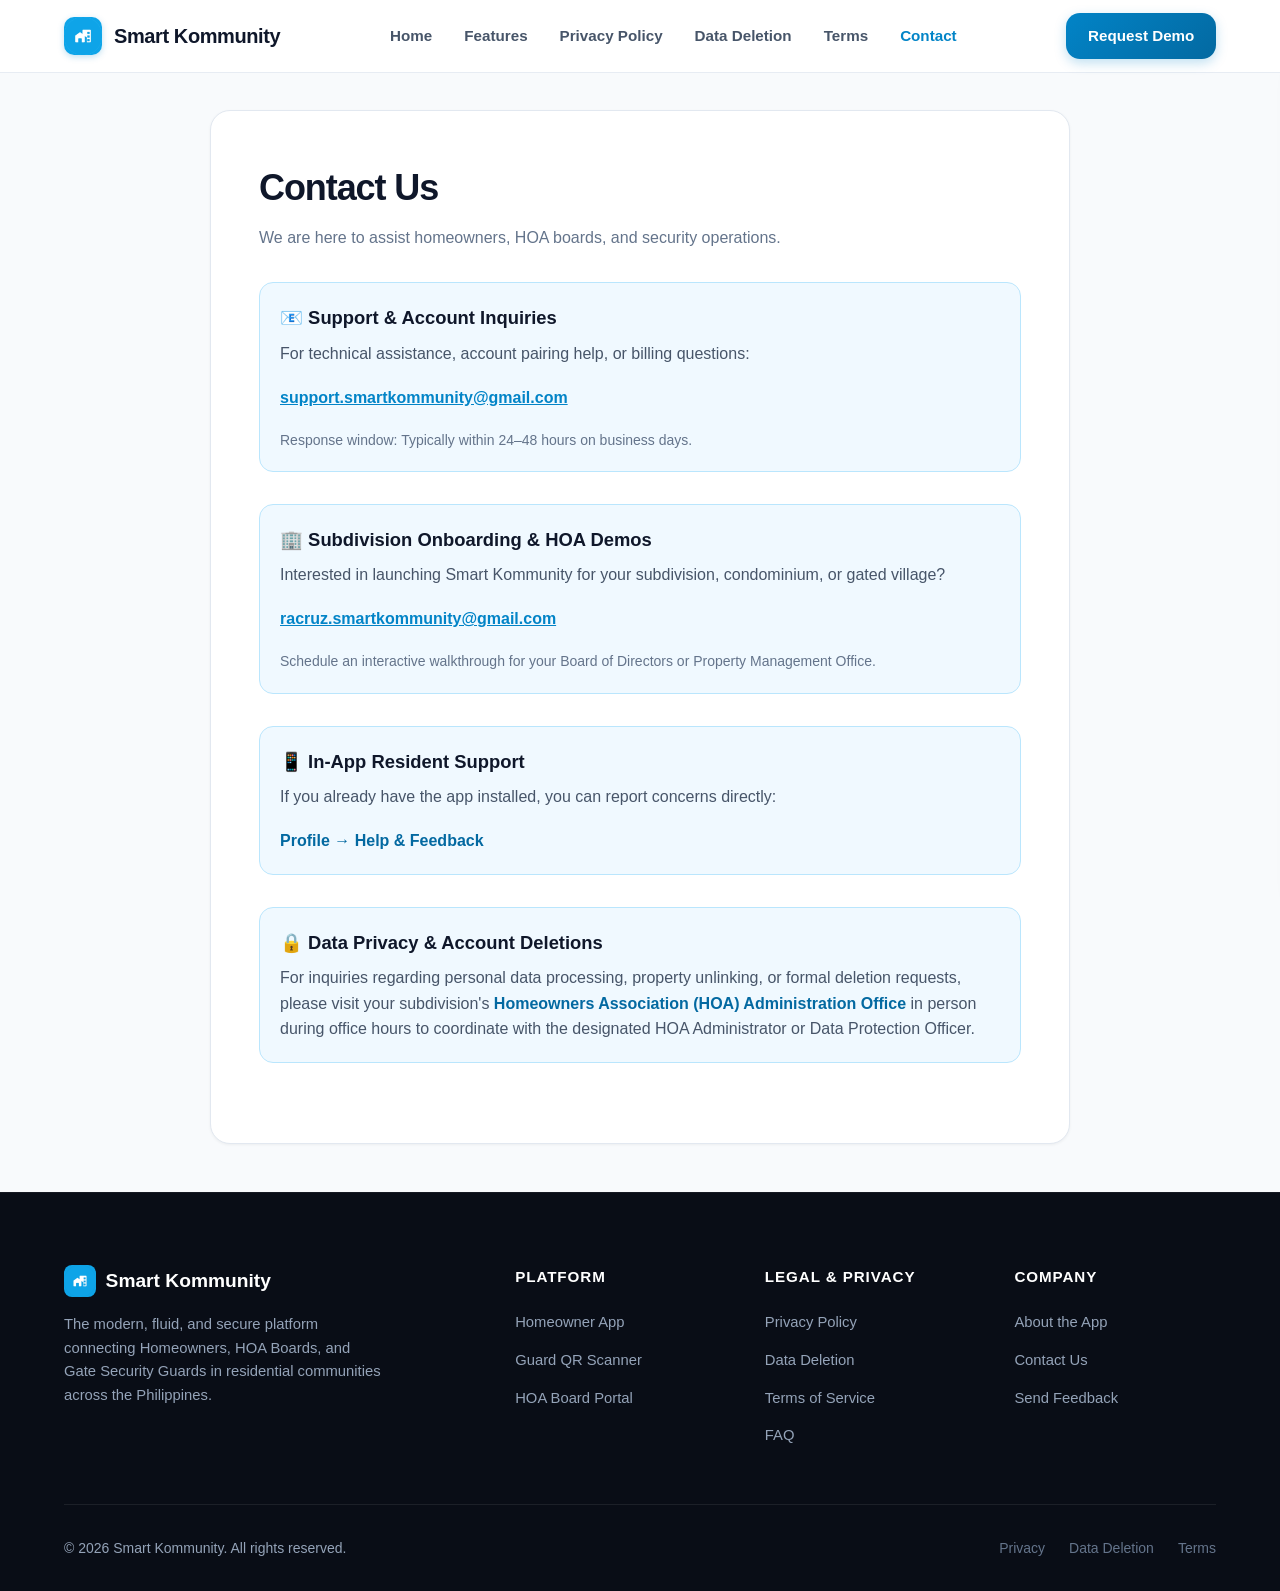
<file: contact-us.html>
<!DOCTYPE html>
<html lang="en">
<head>
    <meta charset="UTF-8">
    <meta name="viewport" content="width=device-width, initial-scale=1.0">
    <title>Contact Us & Request Demo | Smart Kommunity HOA Software</title>
    <meta name="title" content="Contact Us & Request Demo | Smart Kommunity HOA Software">
    <meta name="description" content="Get in touch with the Smart Kommunity team for subdivision onboarding inquiries, HOA board demos, and technical support in the Philippines.">
    <meta name="keywords" content="contact Smart Kommunity, HOA software demo Philippines, subdivision management inquiry">
    <meta name="robots" content="index, follow">
    <link rel="canonical" href="https://smartkommunity.com/contact-us.html">
    <link rel="icon" type="image/png" href="favicon.png">

    <!-- Open Graph / Social Previews -->
    <meta property="og:type" content="website">
    <meta property="og:url" content="https://smartkommunity.com/contact-us.html">
    <meta property="og:site_name" content="Smart Kommunity">
    <meta property="og:locale" content="en_PH">
    <meta property="og:title" content="Contact Us & Request Demo | Smart Kommunity HOA Software">
    <meta property="og:description" content="Schedule a live subdivision walkthrough or inquire about bringing Smart Kommunity to your gated village.">
    <meta property="og:image" content="https://smartkommunity.com/images/og_preview.png">
    <meta property="og:image:width" content="1200">
    <meta property="og:image:height" content="630">

    <!-- Twitter Card -->
    <meta name="twitter:card" content="summary_large_image">
    <meta name="twitter:url" content="https://smartkommunity.com/contact-us.html">
    <meta name="twitter:title" content="Contact Us & Request Demo | Smart Kommunity HOA Software">
    <meta name="twitter:description" content="Schedule a live subdivision walkthrough or inquire about bringing Smart Kommunity to your gated village.">
    <meta name="twitter:image" content="https://smartkommunity.com/images/og_preview.png">

    <link rel="stylesheet" href="css/style.css">
</head>
<body>

    <!-- Header -->
    <header class="site-header">
        <div class="container nav-container">
            <a href="index.html" class="brand-logo">
                <img src="images/logo.png" alt="Smart Kommunity Logo" class="brand-icon">
                <span>Smart Kommunity</span>
            </a>

            <nav class="desktop-nav">
                <a href="index.html" class="nav-link">Home</a>
                <a href="index.html#features" class="nav-link">Features</a>
                <a href="privacy-policy.html" class="nav-link">Privacy Policy</a>
                <a href="data-deletion.html" class="nav-link">Data Deletion</a>
                <a href="terms-of-service.html" class="nav-link">Terms</a>
                <a href="contact-us.html" class="nav-link" style="color: var(--primary);">Contact</a>
            </nav>

            <div class="nav-actions">
                <a href="index.html#contact" class="btn btn-primary">
                    Request Demo
                </a>
                <button class="menu-toggle" aria-label="Toggle navigation menu" aria-expanded="false">☰</button>
            </div>
        </div>
    </header>

    <div class="nav-overlay"></div>
    <div class="mobile-nav-menu">
        <a href="index.html" class="nav-link">Home</a>
        <a href="index.html#features" class="nav-link">Features</a>
        <a href="privacy-policy.html" class="nav-link">Privacy Policy</a>
        <a href="data-deletion.html" class="nav-link">Data Deletion</a>
        <a href="terms-of-service.html" class="nav-link">Terms of Service</a>
        <a href="about.html" class="nav-link">About the App</a>
        <a href="faq.html" class="nav-link">FAQ</a>
        <a href="contact-us.html" class="nav-link" style="color: var(--primary);">Contact</a>
    </div>

    <!-- Main Content -->
    <main class="inner-page-content" style="padding-top: 110px;">
        <div class="container">
            <article class="inner-article-box">
                <h1>Contact Us</h1>
                <p style="color: var(--slate-500); margin-bottom: 2rem;">We are here to assist homeowners, HOA boards, and security operations.</p>
                
                <div class="info-alert-box">
                    <h3 style="margin-top: 0; color: var(--slate-900);">📧 Support & Account Inquiries</h3>
                    <p>For technical assistance, account pairing help, or billing questions:</p>
                    <p><a href="mailto:support.smartkommunity@gmail.com" style="color: var(--primary); font-weight: 600;">support.smartkommunity@gmail.com</a></p>
                    <p style="font-size: 0.875rem; color: var(--slate-500); margin-bottom: 0;">Response window: Typically within 24–48 hours on business days.</p>
                </div>
                
                <div class="info-alert-box">
                    <h3 style="margin-top: 0; color: var(--slate-900);">🏢 Subdivision Onboarding & HOA Demos</h3>
                    <p>Interested in launching Smart Kommunity for your subdivision, condominium, or gated village?</p>
                    <p><a href="mailto:racruz.smartkommunity@gmail.com" style="color: var(--primary); font-weight: 600;">racruz.smartkommunity@gmail.com</a></p>
                    <p style="font-size: 0.875rem; color: var(--slate-500); margin-bottom: 0;">Schedule an interactive walkthrough for your Board of Directors or Property Management Office.</p>
                </div>
                
                <div class="info-alert-box">
                    <h3 style="margin-top: 0; color: var(--slate-900);">📱 In-App Resident Support</h3>
                    <p>If you already have the app installed, you can report concerns directly:</p>
                    <p style="margin-bottom: 0;"><strong>Profile → Help & Feedback</strong></p>
                </div>
                
                <div class="info-alert-box">
                    <h3 style="margin-top: 0; color: var(--slate-900);">🔒 Data Privacy & Account Deletions</h3>
                    <p style="margin-bottom: 0;">
                        For inquiries regarding personal data processing, property unlinking, or formal deletion requests, please visit your subdivision's <strong>Homeowners Association (HOA) Administration Office</strong> in person during office hours to coordinate with the designated HOA Administrator or Data Protection Officer.
                    </p>
                </div>
            </article>
        </div>
    </main>

    <!-- Footer -->
    <footer class="site-footer">
        <div class="container">
            <div class="footer-grid">
                <div class="footer-brand">
                    <div style="display: flex; align-items: center; gap: 0.6rem; margin-bottom: 1rem;">
                        <img src="images/logo.png" alt="Smart Kommunity Logo" style="width: 32px; height: 32px; border-radius: 8px;">
                        <span style="color: white; font-weight: 800; font-size: 1.2rem;">Smart Kommunity</span>
                    </div>
                    <p>
                        The modern, fluid, and secure platform connecting Homeowners, HOA Boards, and Gate Security Guards in residential communities across the Philippines.
                    </p>
                </div>

                <div class="footer-col">
                    <h4>Platform</h4>
                    <ul class="footer-links-list">
                        <li><a href="index.html#features">Homeowner App</a></li>
                        <li><a href="index.html#features">Guard QR Scanner</a></li>
                        <li><a href="index.html#features">HOA Board Portal</a></li>
                    </ul>
                </div>

                <div class="footer-col">
                    <h4>Legal & Privacy</h4>
                    <ul class="footer-links-list">
                        <li><a href="privacy-policy.html">Privacy Policy</a></li>
                        <li><a href="data-deletion.html">Data Deletion</a></li>
                        <li><a href="terms-of-service.html">Terms of Service</a></li>
                        <li><a href="faq.html">FAQ</a></li>
                    </ul>
                </div>

                <div class="footer-col">
                    <h4>Company</h4>
                    <ul class="footer-links-list">
                        <li><a href="about.html">About the App</a></li>
                        <li><a href="contact-us.html">Contact Us</a></li>
                        <li><a href="send-feedback.html">Send Feedback</a></li>
                    </ul>
                </div>
            </div>

            <div class="footer-bottom">
                <p>&copy; 2026 Smart Kommunity. All rights reserved.</p>
                <div style="display: flex; gap: 1.5rem;">
                    <a href="privacy-policy.html" style="color: #64748b; text-decoration: none;">Privacy</a>
                    <a href="data-deletion.html" style="color: #64748b; text-decoration: none;">Data Deletion</a>
                    <a href="terms-of-service.html" style="color: #64748b; text-decoration: none;">Terms</a>
                </div>
            </div>
        </div>
    </footer>

    <script src="js/navigation.js"></script>
</body>
</html>
</file>
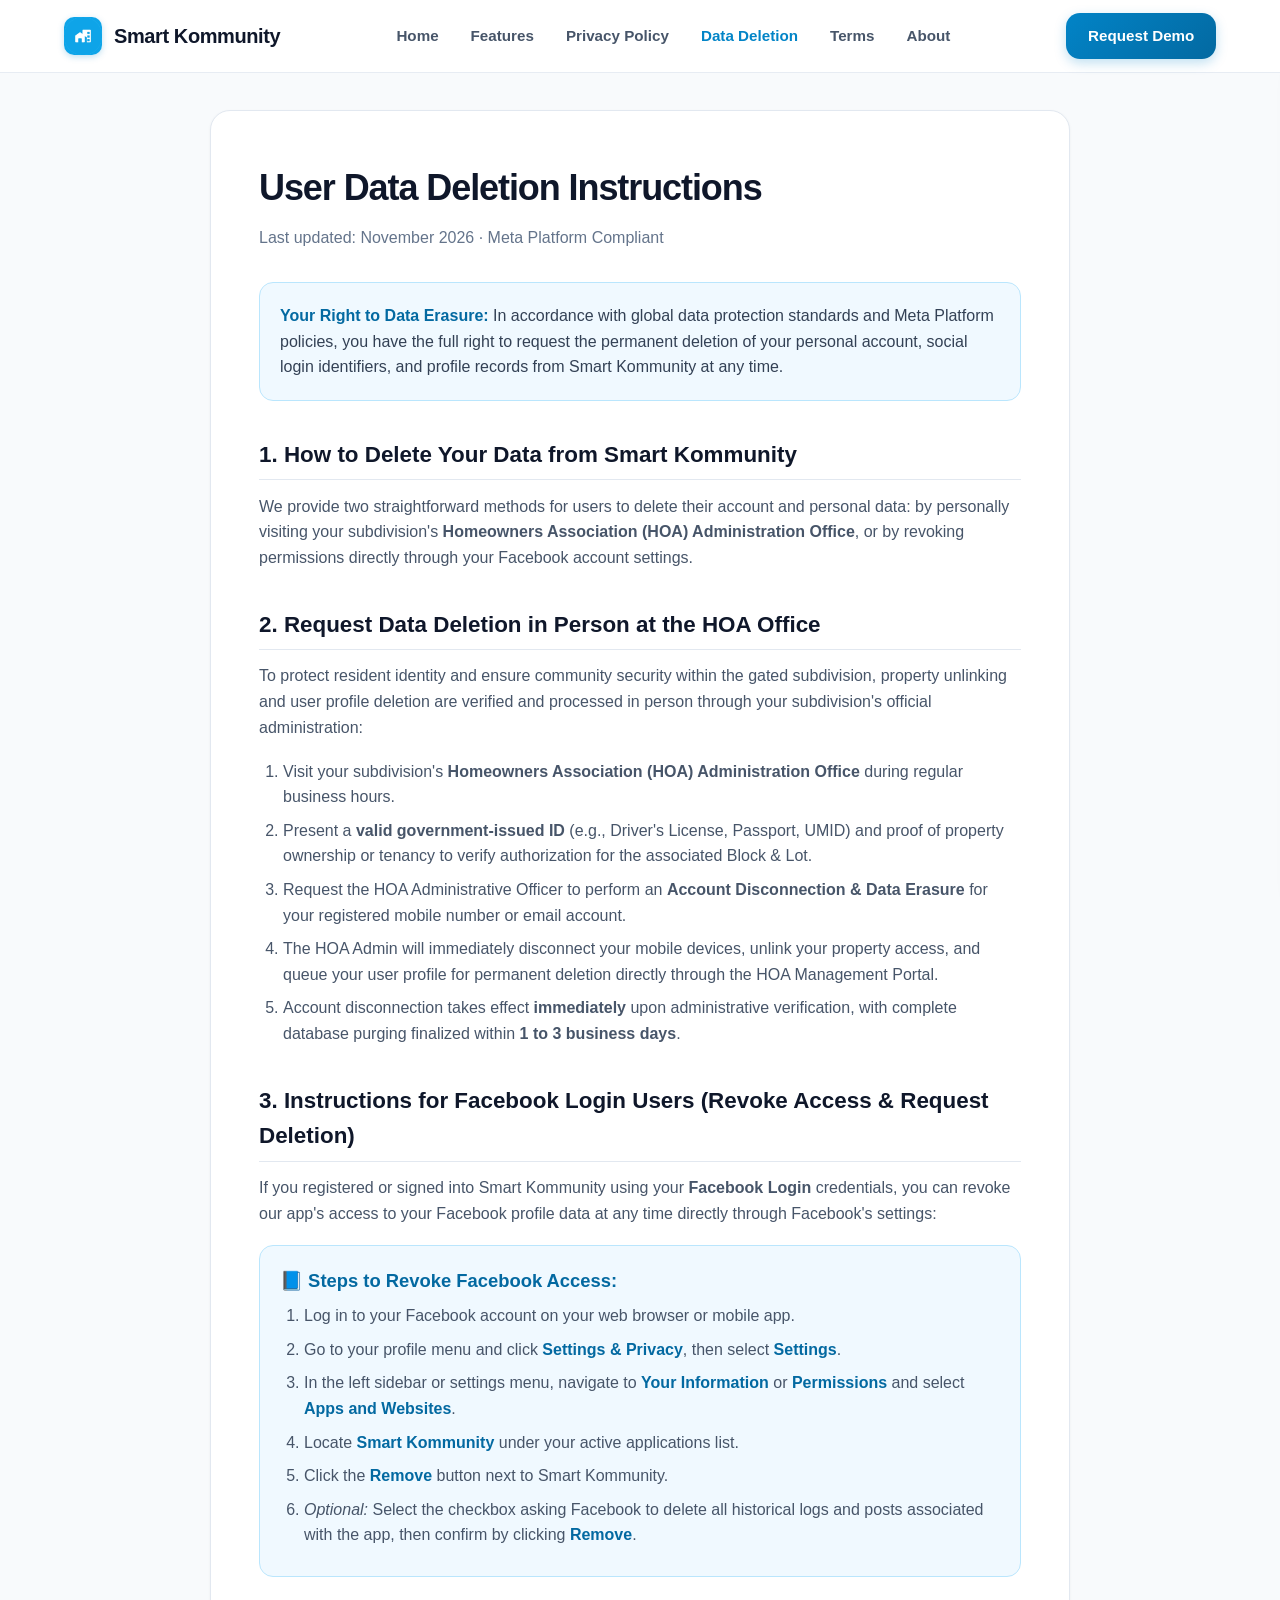
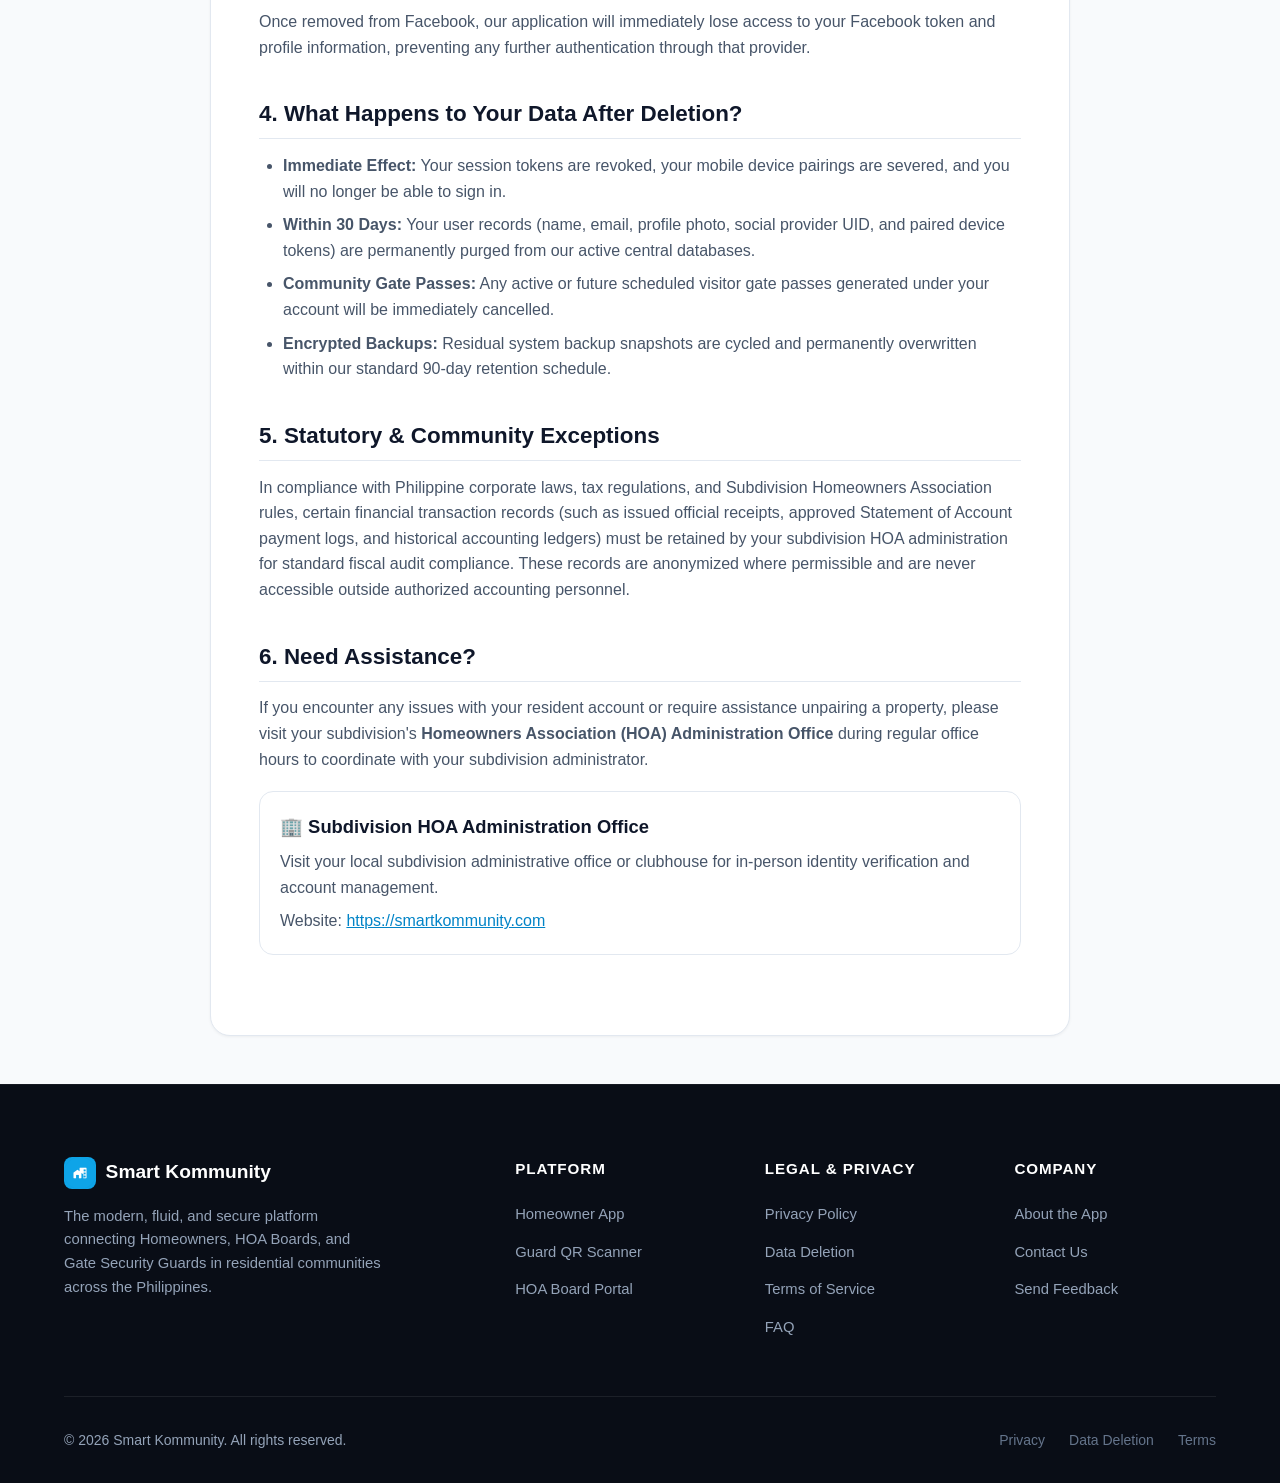
<file: data-deletion.html>
<!DOCTYPE html>
<html lang="en">
<head>
    <meta charset="UTF-8">
    <meta name="viewport" content="width=device-width, initial-scale=1.0">
    <title>User Data Deletion Instructions | Smart Kommunity</title>
    <meta name="title" content="User Data Deletion Instructions | Smart Kommunity">
    <meta name="description" content="Official User Data Deletion Instructions for Smart Kommunity - In-person HOA Office verification and Facebook Login permission revocation steps.">
    <meta name="robots" content="index, follow">
    <link rel="canonical" href="https://smartkommunity.com/data-deletion.html">
    <link rel="icon" type="image/png" href="favicon.png">

    <!-- Open Graph / Social Previews -->
    <meta property="og:type" content="article">
    <meta property="og:url" content="https://smartkommunity.com/data-deletion.html">
    <meta property="og:site_name" content="Smart Kommunity">
    <meta property="og:locale" content="en_PH">
    <meta property="og:title" content="User Data Deletion Instructions | Smart Kommunity">
    <meta property="og:description" content="Learn how to request complete deletion of your account and resident data from Smart Kommunity.">
    <meta property="og:image" content="https://smartkommunity.com/images/og_preview.png">
    <meta property="og:image:width" content="1200">
    <meta property="og:image:height" content="630">

    <!-- Twitter Card -->
    <meta name="twitter:card" content="summary_large_image">
    <meta name="twitter:url" content="https://smartkommunity.com/data-deletion.html">
    <meta name="twitter:title" content="User Data Deletion Instructions | Smart Kommunity">
    <meta name="twitter:description" content="Learn how to request complete deletion of your account and resident data from Smart Kommunity.">
    <meta name="twitter:image" content="https://smartkommunity.com/images/og_preview.png">

    <link rel="stylesheet" href="css/style.css">
</head>
<body>

    <!-- Header -->
    <header class="site-header">
        <div class="container nav-container">
            <a href="index.html" class="brand-logo">
                <img src="images/logo.png" alt="Smart Kommunity Logo" class="brand-icon">
                <span>Smart Kommunity</span>
            </a>

            <nav class="desktop-nav">
                <a href="index.html" class="nav-link">Home</a>
                <a href="index.html#features" class="nav-link">Features</a>
                <a href="privacy-policy.html" class="nav-link">Privacy Policy</a>
                <a href="data-deletion.html" class="nav-link" style="color: var(--primary);">Data Deletion</a>
                <a href="terms-of-service.html" class="nav-link">Terms</a>
                <a href="about.html" class="nav-link">About</a>
            </nav>

            <div class="nav-actions">
                <a href="index.html#contact" class="btn btn-primary">
                    Request Demo
                </a>
                <button class="menu-toggle" aria-label="Toggle navigation menu" aria-expanded="false">☰</button>
            </div>
        </div>
    </header>

    <div class="nav-overlay"></div>
    <div class="mobile-nav-menu">
        <a href="index.html" class="nav-link">Home</a>
        <a href="index.html#features" class="nav-link">Features</a>
        <a href="privacy-policy.html" class="nav-link">Privacy Policy</a>
        <a href="data-deletion.html" class="nav-link" style="color: var(--primary);">Data Deletion</a>
        <a href="terms-of-service.html" class="nav-link">Terms of Service</a>
        <a href="about.html" class="nav-link">About the App</a>
        <a href="faq.html" class="nav-link">FAQ</a>
        <a href="contact-us.html" class="nav-link">Contact</a>
    </div>

    <!-- Main Content -->
    <main class="inner-page-content" style="padding-top: 110px;">
        <div class="container">
            <article class="inner-article-box">
                <h1>User Data Deletion Instructions</h1>
                <p style="color: var(--slate-500); margin-bottom: 2rem;">Last updated: November 2026 &middot; Meta Platform Compliant</p>
                
                <div class="info-alert-box">
                    <strong>Your Right to Data Erasure:</strong> In accordance with global data protection standards and Meta Platform policies, you have the full right to request the permanent deletion of your personal account, social login identifiers, and profile records from Smart Kommunity at any time.
                </div>

                <h2>1. How to Delete Your Data from Smart Kommunity</h2>
                <p>
                    We provide two straightforward methods for users to delete their account and personal data: by personally visiting your subdivision's <strong>Homeowners Association (HOA) Administration Office</strong>, or by revoking permissions directly through your Facebook account settings.
                </p>

                <h2>2. Request Data Deletion in Person at the HOA Office</h2>
                <p>
                    To protect resident identity and ensure community security within the gated subdivision, property unlinking and user profile deletion are verified and processed in person through your subdivision's official administration:
                </p>
                <ol>
                    <li>Visit your subdivision's <strong>Homeowners Association (HOA) Administration Office</strong> during regular business hours.</li>
                    <li>Present a <strong>valid government-issued ID</strong> (e.g., Driver's License, Passport, UMID) and proof of property ownership or tenancy to verify authorization for the associated Block & Lot.</li>
                    <li>Request the HOA Administrative Officer to perform an <strong>Account Disconnection & Data Erasure</strong> for your registered mobile number or email account.</li>
                    <li>The HOA Admin will immediately disconnect your mobile devices, unlink your property access, and queue your user profile for permanent deletion directly through the HOA Management Portal.</li>
                    <li>Account disconnection takes effect <strong>immediately</strong> upon administrative verification, with complete database purging finalized within <strong>1 to 3 business days</strong>.</li>
                </ol>

                <h2>3. Instructions for Facebook Login Users (Revoke Access & Request Deletion)</h2>
                <p>
                    If you registered or signed into Smart Kommunity using your <strong>Facebook Login</strong> credentials, you can revoke our app's access to your Facebook profile data at any time directly through Facebook's settings:
                </p>
                
                <div class="info-alert-box" style="background: #f0f9ff; border-color: #bae6fd;">
                    <h3 style="color: #0369a1; margin-top: 0;">📘 Steps to Revoke Facebook Access:</h3>
                    <ol style="margin-bottom: 0;">
                        <li>Log in to your Facebook account on your web browser or mobile app.</li>
                        <li>Go to your profile menu and click <strong>Settings & Privacy</strong>, then select <strong>Settings</strong>.</li>
                        <li>In the left sidebar or settings menu, navigate to <strong>Your Information</strong> or <strong>Permissions</strong> and select <strong>Apps and Websites</strong>.</li>
                        <li>Locate <strong>Smart Kommunity</strong> under your active applications list.</li>
                        <li>Click the <strong>Remove</strong> button next to Smart Kommunity.</li>
                        <li><em>Optional:</em> Select the checkbox asking Facebook to delete all historical logs and posts associated with the app, then confirm by clicking <strong>Remove</strong>.</li>
                    </ol>
                </div>

                <p>
                    Once removed from Facebook, our application will immediately lose access to your Facebook token and profile information, preventing any further authentication through that provider.
                </p>

                <h2>4. What Happens to Your Data After Deletion?</h2>
                <ul>
                    <li><strong>Immediate Effect:</strong> Your session tokens are revoked, your mobile device pairings are severed, and you will no longer be able to sign in.</li>
                    <li><strong>Within 30 Days:</strong> Your user records (name, email, profile photo, social provider UID, and paired device tokens) are permanently purged from our active central databases.</li>
                    <li><strong>Community Gate Passes:</strong> Any active or future scheduled visitor gate passes generated under your account will be immediately cancelled.</li>
                    <li><strong>Encrypted Backups:</strong> Residual system backup snapshots are cycled and permanently overwritten within our standard 90-day retention schedule.</li>
                </ul>

                <h2>5. Statutory & Community Exceptions</h2>
                <p>
                    In compliance with Philippine corporate laws, tax regulations, and Subdivision Homeowners Association rules, certain financial transaction records (such as issued official receipts, approved Statement of Account payment logs, and historical accounting ledgers) must be retained by your subdivision HOA administration for standard fiscal audit compliance. These records are anonymized where permissible and are never accessible outside authorized accounting personnel.
                </p>

                <h2>6. Need Assistance?</h2>
                <p>
                    If you encounter any issues with your resident account or require assistance unpairing a property, please visit your subdivision's <strong>Homeowners Association (HOA) Administration Office</strong> during regular office hours to coordinate with your subdivision administrator.
                </p>
                <div class="info-alert-box" style="background: white; border: 1px solid var(--slate-200);">
                    <h3 style="margin-top: 0; color: var(--slate-900);">🏢 Subdivision HOA Administration Office</h3>
                    <p style="margin-bottom: 0.5rem;">Visit your local subdivision administrative office or clubhouse for in-person identity verification and account management.</p>
                    <p style="margin-bottom: 0;">Website: <a href="https://smartkommunity.com" style="color: var(--primary);">https://smartkommunity.com</a></p>
                </div>
            </article>
        </div>
    </main>

    <!-- Footer -->
    <footer class="site-footer">
        <div class="container">
            <div class="footer-grid">
                <div class="footer-brand">
                    <div style="display: flex; align-items: center; gap: 0.6rem; margin-bottom: 1rem;">
                        <img src="images/logo.png" alt="Smart Kommunity Logo" style="width: 32px; height: 32px; border-radius: 8px;">
                        <span style="color: white; font-weight: 800; font-size: 1.2rem;">Smart Kommunity</span>
                    </div>
                    <p>
                        The modern, fluid, and secure platform connecting Homeowners, HOA Boards, and Gate Security Guards in residential communities across the Philippines.
                    </p>
                </div>

                <div class="footer-col">
                    <h4>Platform</h4>
                    <ul class="footer-links-list">
                        <li><a href="index.html#features">Homeowner App</a></li>
                        <li><a href="index.html#features">Guard QR Scanner</a></li>
                        <li><a href="index.html#features">HOA Board Portal</a></li>
                    </ul>
                </div>

                <div class="footer-col">
                    <h4>Legal & Privacy</h4>
                    <ul class="footer-links-list">
                        <li><a href="privacy-policy.html">Privacy Policy</a></li>
                        <li><a href="data-deletion.html">Data Deletion</a></li>
                        <li><a href="terms-of-service.html">Terms of Service</a></li>
                        <li><a href="faq.html">FAQ</a></li>
                    </ul>
                </div>

                <div class="footer-col">
                    <h4>Company</h4>
                    <ul class="footer-links-list">
                        <li><a href="about.html">About the App</a></li>
                        <li><a href="contact-us.html">Contact Us</a></li>
                        <li><a href="send-feedback.html">Send Feedback</a></li>
                    </ul>
                </div>
            </div>

            <div class="footer-bottom">
                <p>&copy; 2026 Smart Kommunity. All rights reserved.</p>
                <div style="display: flex; gap: 1.5rem;">
                    <a href="privacy-policy.html" style="color: #64748b; text-decoration: none;">Privacy</a>
                    <a href="data-deletion.html" style="color: #64748b; text-decoration: none;">Data Deletion</a>
                    <a href="terms-of-service.html" style="color: #64748b; text-decoration: none;">Terms</a>
                </div>
            </div>
        </div>
    </footer>

    <script src="js/navigation.js"></script>
</body>
</html>
</file>
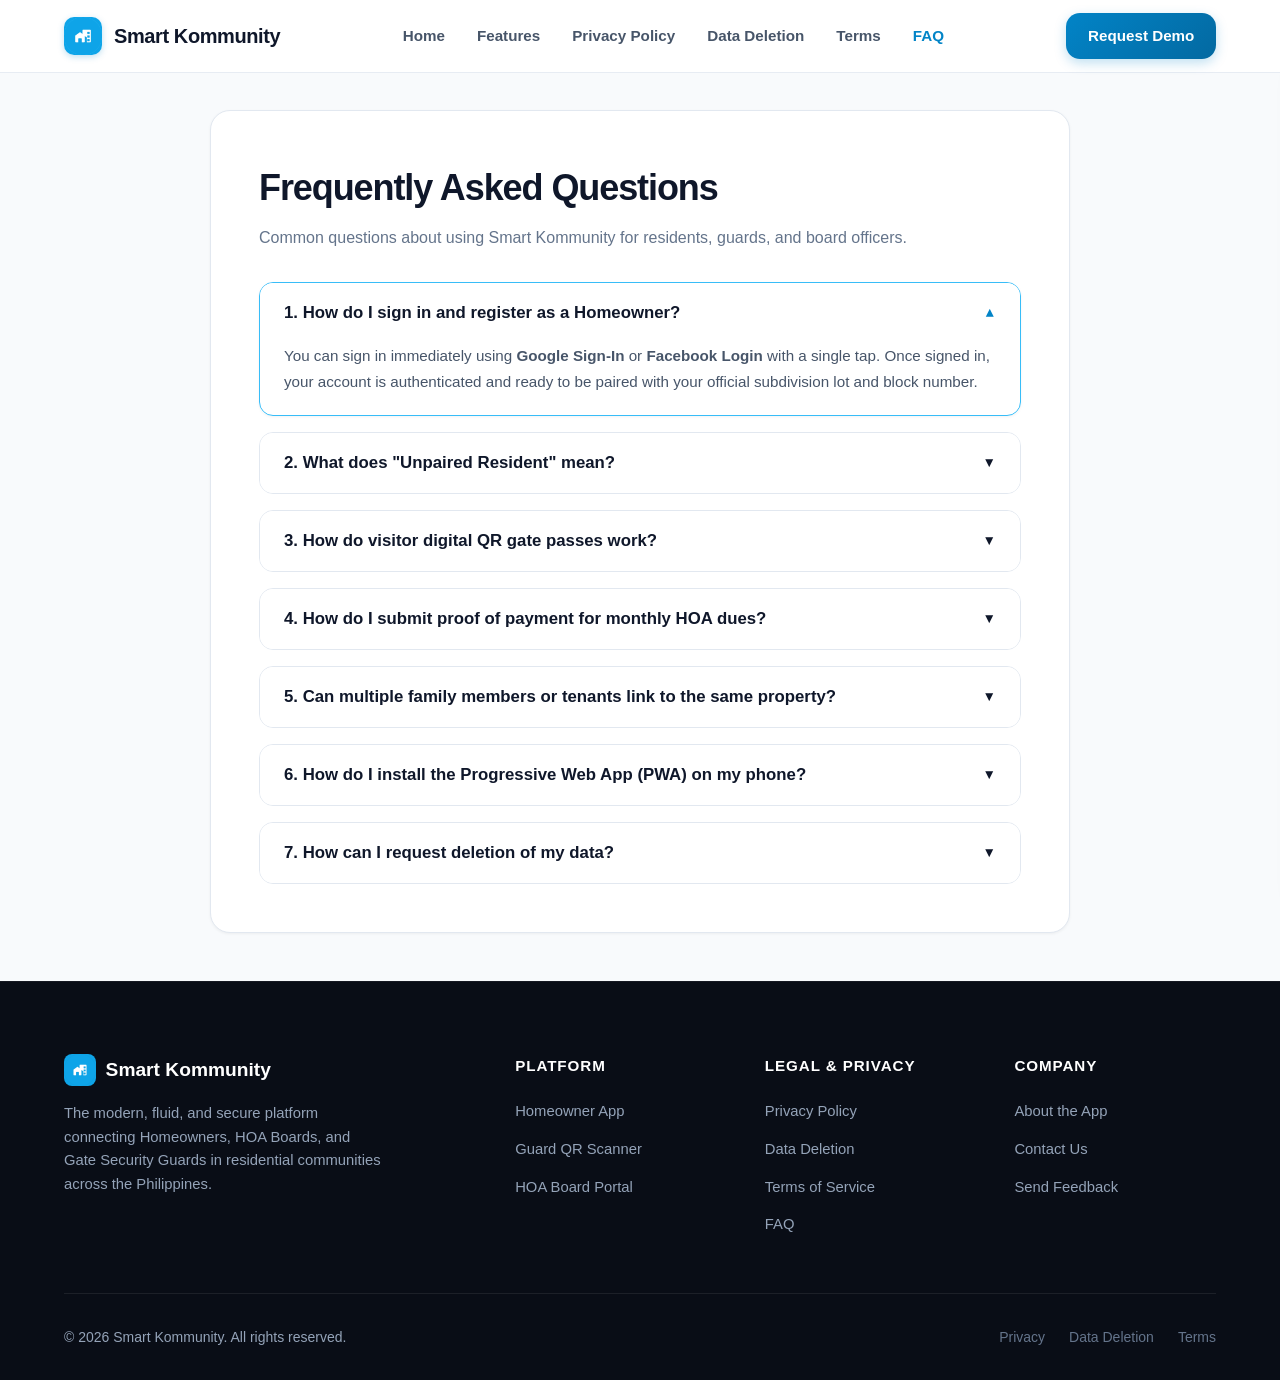
<file: faq.html>
<!DOCTYPE html>
<html lang="en">
<head>
    <meta charset="UTF-8">
    <meta name="viewport" content="width=device-width, initial-scale=1.0">
    <title>Frequently Asked Questions | Smart Kommunity HOA Software FAQ</title>
    <meta name="title" content="Frequently Asked Questions | Smart Kommunity HOA Software FAQ">
    <meta name="description" content="Answers to common questions about Smart Kommunity - Resident registration, QR gate passes, monthly HOA dues payment via GCash/Maya, and PWA setup.">
    <meta name="keywords" content="Smart Kommunity FAQ, subdivision software questions, HOA gate pass instructions, HOA dues GCash payment">
    <meta name="robots" content="index, follow">
    <link rel="canonical" href="https://smartkommunity.com/faq.html">
    <link rel="icon" type="image/png" href="favicon.png">

    <!-- Open Graph / Social Previews -->
    <meta property="og:type" content="article">
    <meta property="og:url" content="https://smartkommunity.com/faq.html">
    <meta property="og:site_name" content="Smart Kommunity">
    <meta property="og:locale" content="en_PH">
    <meta property="og:title" content="Frequently Asked Questions | Smart Kommunity HOA Software FAQ">
    <meta property="og:description" content="Common questions about using Smart Kommunity for residents, guards, and board officers.">
    <meta property="og:image" content="https://smartkommunity.com/images/og_preview.png">
    <meta property="og:image:width" content="1200">
    <meta property="og:image:height" content="630">

    <!-- Twitter Card -->
    <meta name="twitter:card" content="summary_large_image">
    <meta name="twitter:url" content="https://smartkommunity.com/faq.html">
    <meta name="twitter:title" content="Frequently Asked Questions | Smart Kommunity HOA Software FAQ">
    <meta name="twitter:description" content="Common questions about using Smart Kommunity for residents, guards, and board officers.">
    <meta name="twitter:image" content="https://smartkommunity.com/images/og_preview.png">

    <!-- FAQPage Structured Data -->
    <script type="application/ld+json">
    {
      "@context": "https://schema.org",
      "@type": "FAQPage",
      "mainEntity": [
        {
          "@type": "Question",
          "name": "How do I sign in and register as a Homeowner?",
          "acceptedAnswer": {
            "@type": "Answer",
            "text": "You can sign in immediately using Google Sign-In or Facebook Login with a single tap. Once signed in, your account is authenticated and ready to be paired with your official subdivision lot and block number."
          }
        },
        {
          "@type": "Question",
          "name": "What does \"Unpaired Resident\" mean?",
          "acceptedAnswer": {
            "@type": "Answer",
            "text": "When you sign in for the first time, your profile is authenticated but not yet linked to a specific subdivision property lot. Your subdivision HOA administration will link your registered email to your official Lot and Block record, or provide a pairing code to unlock your property dashboard."
          }
        },
        {
          "@type": "Question",
          "name": "How do visitor digital QR gate passes work?",
          "acceptedAnswer": {
            "@type": "Answer",
            "text": "From the Services tab in your app, select Visitor Pass or Delivery Pass. Enter your guest or driver's name, vehicle plate number, and scheduled visit date. The app generates a dynamic QR code that you can send via Messenger or SMS. When your guest arrives at the gate, the security guard simply scans the QR code for instant, contactless clearance."
          }
        },
        {
          "@type": "Question",
          "name": "How do I submit proof of payment for monthly HOA dues?",
          "acceptedAnswer": {
            "@type": "Answer",
            "text": "Open the Billing tab to view your current Statement of Account (SOA). Tap Submit Proof of Payment, choose your payment channel (GCash, Maya, BDO, or BPI), type your transaction reference number, and upload a clear screenshot of your deposit slip or transfer receipt. Once approved by the HOA treasury, your balance updates immediately."
          }
        },
        {
          "@type": "Question",
          "name": "Can multiple family members or tenants link to the same property?",
          "acceptedAnswer": {
            "@type": "Answer",
            "text": "Yes. Smart Kommunity supports multiple authorized resident profiles (Owner, Co-owner, Spouse, Tenant, or Family Member) linked to a single property lot, allowing multiple household members to issue gate passes and view community announcements."
          }
        },
        {
          "@type": "Question",
          "name": "How do I install the Progressive Web App (PWA) on my phone?",
          "acceptedAnswer": {
            "@type": "Answer",
            "text": "Open our web portal in Google Chrome or Safari on your phone. Tap the browser menu (or share icon in Safari) and choose \"Add to Home Screen\" or \"Install App\". This installs Smart Kommunity on your home screen with a native app icon and full-screen experience without needing an app store download."
          }
        },
        {
          "@type": "Question",
          "name": "How can I request deletion of my data?",
          "acceptedAnswer": {
            "@type": "Answer",
            "text": "You can request complete deletion of your account and personal records anytime by personally visiting your subdivision's Homeowners Association (HOA) Administration Office with a valid government ID, or by following the Facebook permission revocation steps on our Data Deletion Instructions page."
          }
        }
      ]
    }
    </script>

    <link rel="stylesheet" href="css/style.css">
</head>
<body>

    <!-- Header -->
    <header class="site-header">
        <div class="container nav-container">
            <a href="index.html" class="brand-logo">
                <img src="images/logo.png" alt="Smart Kommunity Logo" class="brand-icon">
                <span>Smart Kommunity</span>
            </a>

            <nav class="desktop-nav">
                <a href="index.html" class="nav-link">Home</a>
                <a href="index.html#features" class="nav-link">Features</a>
                <a href="privacy-policy.html" class="nav-link">Privacy Policy</a>
                <a href="data-deletion.html" class="nav-link">Data Deletion</a>
                <a href="terms-of-service.html" class="nav-link">Terms</a>
                <a href="faq.html" class="nav-link" style="color: var(--primary);">FAQ</a>
            </nav>

            <div class="nav-actions">
                <a href="index.html#contact" class="btn btn-primary">
                    Request Demo
                </a>
                <button class="menu-toggle" aria-label="Toggle navigation menu" aria-expanded="false">☰</button>
            </div>
        </div>
    </header>

    <div class="nav-overlay"></div>
    <div class="mobile-nav-menu">
        <a href="index.html" class="nav-link">Home</a>
        <a href="index.html#features" class="nav-link">Features</a>
        <a href="privacy-policy.html" class="nav-link">Privacy Policy</a>
        <a href="data-deletion.html" class="nav-link">Data Deletion</a>
        <a href="terms-of-service.html" class="nav-link">Terms of Service</a>
        <a href="about.html" class="nav-link">About the App</a>
        <a href="faq.html" class="nav-link" style="color: var(--primary);">FAQ</a>
        <a href="contact-us.html" class="nav-link">Contact</a>
    </div>

    <!-- Main Content -->
    <main class="inner-page-content" style="padding-top: 110px;">
        <div class="container">
            <article class="inner-article-box">
                <h1>Frequently Asked Questions</h1>
                <p style="color: var(--slate-500); margin-bottom: 2rem;">Common questions about using Smart Kommunity for residents, guards, and board officers.</p>
                
                <div class="faq-accordion-container" style="max-width: 100%;">
                    <div class="faq-accordion-item open">
                        <button class="faq-question-btn">
                            <span>1. How do I sign in and register as a Homeowner?</span>
                            <span class="faq-arrow">▼</span>
                        </button>
                        <div class="faq-answer-body">
                            You can sign in immediately using <strong>Google Sign-In</strong> or <strong>Facebook Login</strong> with a single tap. Once signed in, your account is authenticated and ready to be paired with your official subdivision lot and block number.
                        </div>
                    </div>
                    
                    <div class="faq-accordion-item">
                        <button class="faq-question-btn">
                            <span>2. What does "Unpaired Resident" mean?</span>
                            <span class="faq-arrow">▼</span>
                        </button>
                        <div class="faq-answer-body">
                            When you sign in for the first time, your profile is authenticated but not yet linked to a specific subdivision property lot. Your subdivision HOA administration will link your registered email to your official Lot and Block record, or provide a pairing code to unlock your property dashboard.
                        </div>
                    </div>
                    
                    <div class="faq-accordion-item">
                        <button class="faq-question-btn">
                            <span>3. How do visitor digital QR gate passes work?</span>
                            <span class="faq-arrow">▼</span>
                        </button>
                        <div class="faq-answer-body">
                            From the <strong>Services</strong> tab in your app, select <strong>Visitor Pass</strong> or <strong>Delivery Pass</strong>. Enter your guest or driver's name, vehicle plate number, and scheduled visit date. The app generates a dynamic QR code that you can send via Messenger or SMS. When your guest arrives at the gate, the security guard simply scans the QR code for instant, contactless clearance.
                        </div>
                    </div>
                    
                    <div class="faq-accordion-item">
                        <button class="faq-question-btn">
                            <span>4. How do I submit proof of payment for monthly HOA dues?</span>
                            <span class="faq-arrow">▼</span>
                        </button>
                        <div class="faq-answer-body">
                            Open the <strong>Billing</strong> tab to view your current Statement of Account (SOA). Tap <strong>Submit Proof of Payment</strong>, choose your payment channel (GCash, Maya, BDO, or BPI), type your transaction reference number, and upload a clear screenshot of your deposit slip or transfer receipt. Once approved by the HOA treasury, your balance updates immediately.
                        </div>
                    </div>

                    <div class="faq-accordion-item">
                        <button class="faq-question-btn">
                            <span>5. Can multiple family members or tenants link to the same property?</span>
                            <span class="faq-arrow">▼</span>
                        </button>
                        <div class="faq-answer-body">
                            Yes. Smart Kommunity supports multiple authorized resident profiles (Owner, Co-owner, Spouse, Tenant, or Family Member) linked to a single property lot, allowing multiple household members to issue gate passes and view community announcements.
                        </div>
                    </div>

                    <div class="faq-accordion-item">
                        <button class="faq-question-btn">
                            <span>6. How do I install the Progressive Web App (PWA) on my phone?</span>
                            <span class="faq-arrow">▼</span>
                        </button>
                        <div class="faq-answer-body">
                            Open our web portal in Google Chrome or Safari on your phone. Tap the browser menu (or share icon in Safari) and choose <strong>"Add to Home Screen"</strong> or <strong>"Install App"</strong>. This installs Smart Kommunity on your home screen with a native app icon and full-screen experience without needing an app store download.
                        </div>
                    </div>

                    <div class="faq-accordion-item">
                        <button class="faq-question-btn">
                            <span>7. How can I request deletion of my data?</span>
                            <span class="faq-arrow">▼</span>
                        </button>
                        <div class="faq-answer-body">
                            You can request complete deletion of your account and personal records anytime by personally visiting your subdivision's <strong>Homeowners Association (HOA) Administration Office</strong> with a valid government ID, or by following the Facebook permission revocation steps on our <a href="data-deletion.html" style="color: var(--primary);">Data Deletion Instructions</a> page.
                        </div>
                    </div>
                </div>
            </article>
        </div>
    </main>

    <!-- Footer -->
    <footer class="site-footer">
        <div class="container">
            <div class="footer-grid">
                <div class="footer-brand">
                    <div style="display: flex; align-items: center; gap: 0.6rem; margin-bottom: 1rem;">
                        <img src="images/logo.png" alt="Smart Kommunity Logo" style="width: 32px; height: 32px; border-radius: 8px;">
                        <span style="color: white; font-weight: 800; font-size: 1.2rem;">Smart Kommunity</span>
                    </div>
                    <p>
                        The modern, fluid, and secure platform connecting Homeowners, HOA Boards, and Gate Security Guards in residential communities across the Philippines.
                    </p>
                </div>

                <div class="footer-col">
                    <h4>Platform</h4>
                    <ul class="footer-links-list">
                        <li><a href="index.html#features">Homeowner App</a></li>
                        <li><a href="index.html#features">Guard QR Scanner</a></li>
                        <li><a href="index.html#features">HOA Board Portal</a></li>
                    </ul>
                </div>

                <div class="footer-col">
                    <h4>Legal & Privacy</h4>
                    <ul class="footer-links-list">
                        <li><a href="privacy-policy.html">Privacy Policy</a></li>
                        <li><a href="data-deletion.html">Data Deletion</a></li>
                        <li><a href="terms-of-service.html">Terms of Service</a></li>
                        <li><a href="faq.html">FAQ</a></li>
                    </ul>
                </div>

                <div class="footer-col">
                    <h4>Company</h4>
                    <ul class="footer-links-list">
                        <li><a href="about.html">About the App</a></li>
                        <li><a href="contact-us.html">Contact Us</a></li>
                        <li><a href="send-feedback.html">Send Feedback</a></li>
                    </ul>
                </div>
            </div>

            <div class="footer-bottom">
                <p>&copy; 2026 Smart Kommunity. All rights reserved.</p>
                <div style="display: flex; gap: 1.5rem;">
                    <a href="privacy-policy.html" style="color: #64748b; text-decoration: none;">Privacy</a>
                    <a href="data-deletion.html" style="color: #64748b; text-decoration: none;">Data Deletion</a>
                    <a href="terms-of-service.html" style="color: #64748b; text-decoration: none;">Terms</a>
                </div>
            </div>
        </div>
    </footer>

    <script src="js/navigation.js"></script>
</body>
</html>
</file>
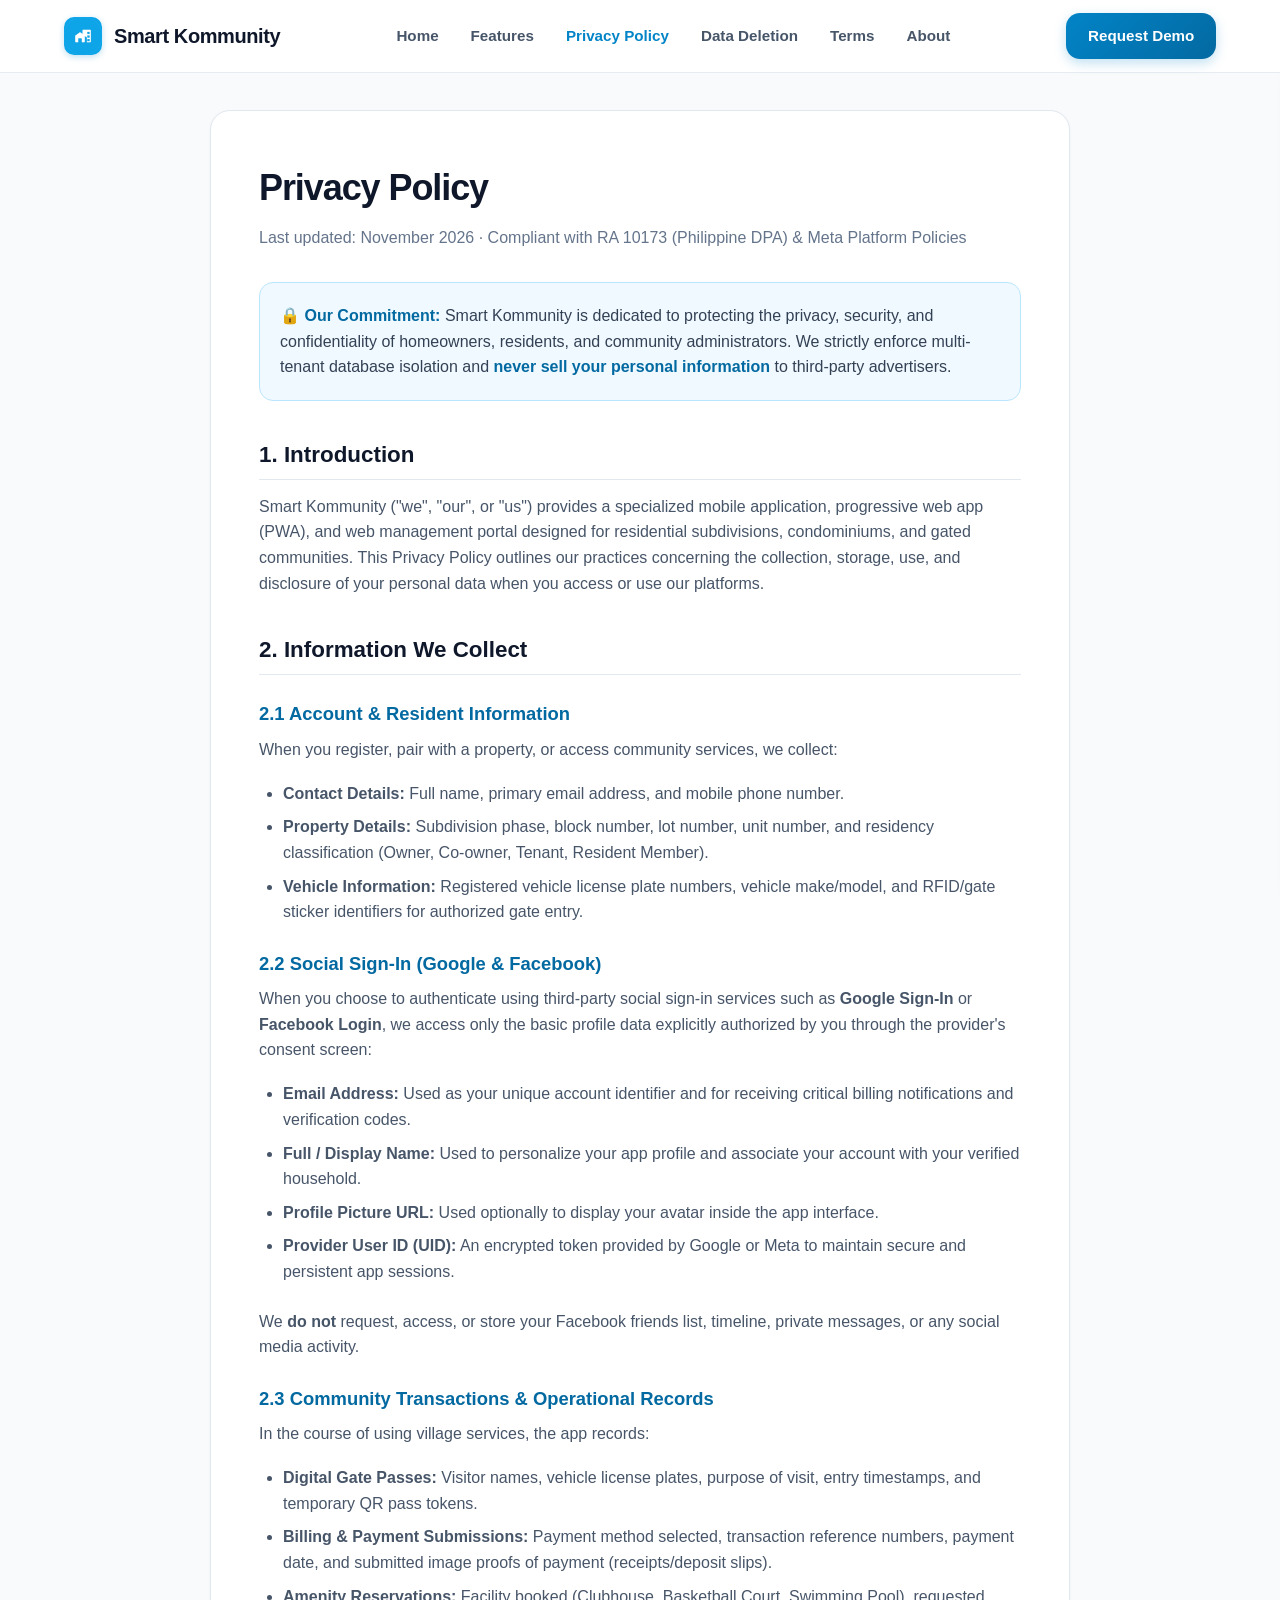
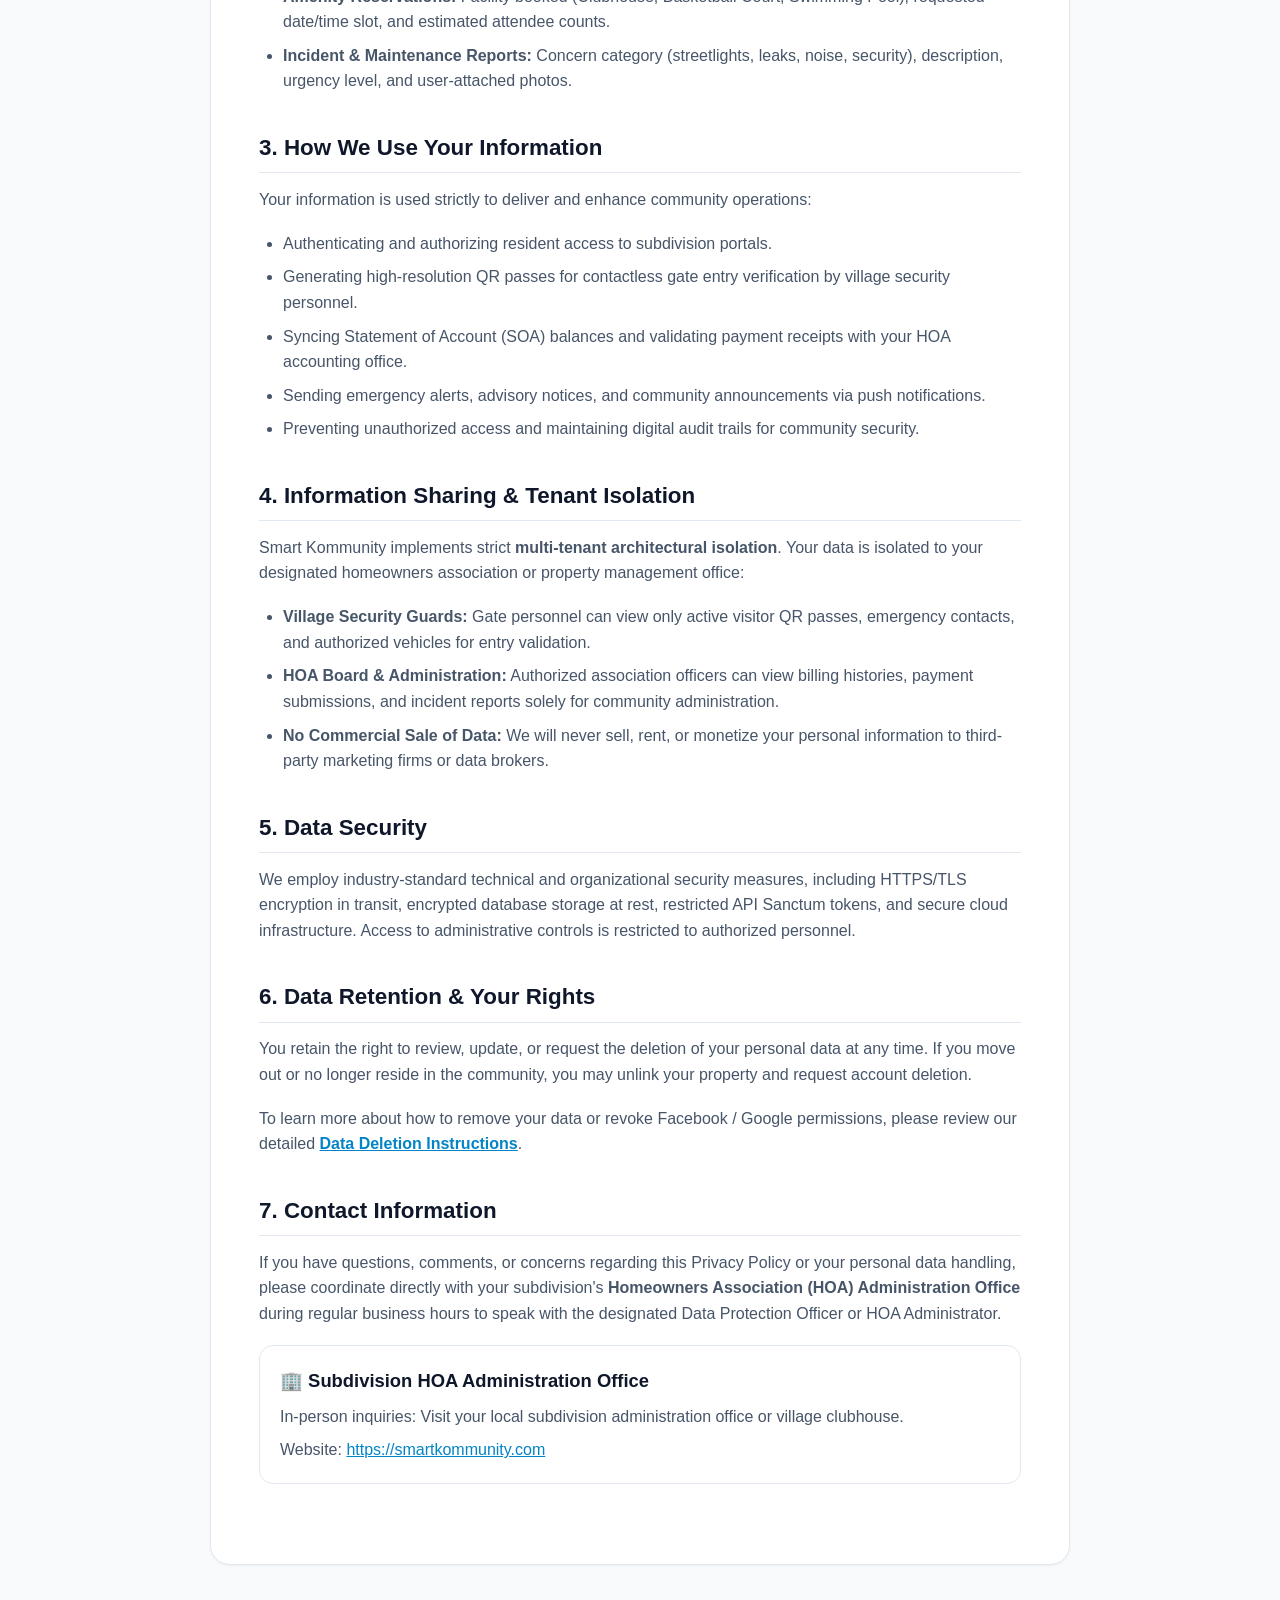
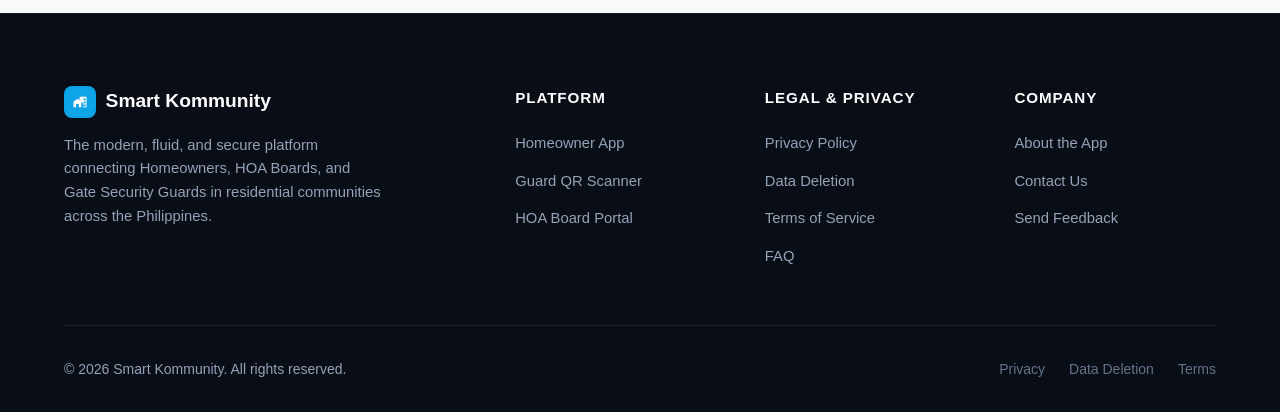
<file: privacy-policy.html>
<!DOCTYPE html>
<html lang="en">
<head>
    <meta charset="UTF-8">
    <meta name="viewport" content="width=device-width, initial-scale=1.0">
    <title>Privacy Policy | Smart Kommunity & Philippine DPA Compliance</title>
    <meta name="title" content="Privacy Policy | Smart Kommunity & Philippine DPA Compliance">
    <meta name="description" content="Privacy Policy for Smart Kommunity - Learn how resident data is protected under Republic Act No. 10173 (Philippine Data Privacy Act of 2012).">
    <meta name="robots" content="index, follow">
    <link rel="canonical" href="https://smartkommunity.com/privacy-policy.html">
    <link rel="icon" type="image/png" href="favicon.png">

    <!-- Open Graph / Social Previews -->
    <meta property="og:type" content="article">
    <meta property="og:url" content="https://smartkommunity.com/privacy-policy.html">
    <meta property="og:site_name" content="Smart Kommunity">
    <meta property="og:locale" content="en_PH">
    <meta property="og:title" content="Privacy Policy | Smart Kommunity & Philippine DPA Compliance">
    <meta property="og:description" content="Learn how resident data is protected under Republic Act No. 10173 (Philippine Data Privacy Act of 2012).">
    <meta property="og:image" content="https://smartkommunity.com/images/og_preview.png">
    <meta property="og:image:width" content="1200">
    <meta property="og:image:height" content="630">

    <!-- Twitter Card -->
    <meta name="twitter:card" content="summary_large_image">
    <meta name="twitter:url" content="https://smartkommunity.com/privacy-policy.html">
    <meta name="twitter:title" content="Privacy Policy | Smart Kommunity & Philippine DPA Compliance">
    <meta name="twitter:description" content="Learn how resident data is protected under Republic Act No. 10173 (Philippine Data Privacy Act of 2012).">
    <meta name="twitter:image" content="https://smartkommunity.com/images/og_preview.png">

    <link rel="stylesheet" href="css/style.css">
</head>
<body>

    <!-- Header -->
    <header class="site-header">
        <div class="container nav-container">
            <a href="index.html" class="brand-logo">
                <img src="images/logo.png" alt="Smart Kommunity Logo" class="brand-icon">
                <span>Smart Kommunity</span>
            </a>

            <nav class="desktop-nav">
                <a href="index.html" class="nav-link">Home</a>
                <a href="index.html#features" class="nav-link">Features</a>
                <a href="privacy-policy.html" class="nav-link" style="color: var(--primary);">Privacy Policy</a>
                <a href="data-deletion.html" class="nav-link">Data Deletion</a>
                <a href="terms-of-service.html" class="nav-link">Terms</a>
                <a href="about.html" class="nav-link">About</a>
            </nav>

            <div class="nav-actions">
                <a href="index.html#contact" class="btn btn-primary">
                    Request Demo
                </a>
                <button class="menu-toggle" aria-label="Toggle navigation menu" aria-expanded="false">☰</button>
            </div>
        </div>
    </header>

    <div class="nav-overlay"></div>
    <div class="mobile-nav-menu">
        <a href="index.html" class="nav-link">Home</a>
        <a href="index.html#features" class="nav-link">Features</a>
        <a href="privacy-policy.html" class="nav-link" style="color: var(--primary);">Privacy Policy</a>
        <a href="data-deletion.html" class="nav-link">Data Deletion</a>
        <a href="terms-of-service.html" class="nav-link">Terms of Service</a>
        <a href="about.html" class="nav-link">About the App</a>
        <a href="faq.html" class="nav-link">FAQ</a>
        <a href="contact-us.html" class="nav-link">Contact</a>
    </div>

    <!-- Main Content -->
    <main class="inner-page-content" style="padding-top: 110px;">
        <div class="container">
            <article class="inner-article-box">
                <h1>Privacy Policy</h1>
                <p style="color: var(--slate-500); margin-bottom: 2rem;">Last updated: November 2026 &middot; Compliant with RA 10173 (Philippine DPA) & Meta Platform Policies</p>
                
                <div class="info-alert-box">
                    <strong>🔒 Our Commitment:</strong> Smart Kommunity is dedicated to protecting the privacy, security, and confidentiality of homeowners, residents, and community administrators. We strictly enforce multi-tenant database isolation and <strong>never sell your personal information</strong> to third-party advertisers.
                </div>

                <h2>1. Introduction</h2>
                <p>
                    Smart Kommunity ("we", "our", or "us") provides a specialized mobile application, progressive web app (PWA), and web management portal designed for residential subdivisions, condominiums, and gated communities. This Privacy Policy outlines our practices concerning the collection, storage, use, and disclosure of your personal data when you access or use our platforms.
                </p>
                
                <h2>2. Information We Collect</h2>
                
                <h3>2.1 Account & Resident Information</h3>
                <p>When you register, pair with a property, or access community services, we collect:</p>
                <ul>
                    <li><strong>Contact Details:</strong> Full name, primary email address, and mobile phone number.</li>
                    <li><strong>Property Details:</strong> Subdivision phase, block number, lot number, unit number, and residency classification (Owner, Co-owner, Tenant, Resident Member).</li>
                    <li><strong>Vehicle Information:</strong> Registered vehicle license plate numbers, vehicle make/model, and RFID/gate sticker identifiers for authorized gate entry.</li>
                </ul>

                <h3>2.2 Social Sign-In (Google & Facebook)</h3>
                <p>
                    When you choose to authenticate using third-party social sign-in services such as <strong>Google Sign-In</strong> or <strong>Facebook Login</strong>, we access only the basic profile data explicitly authorized by you through the provider's consent screen:
                </p>
                <ul>
                    <li><strong>Email Address:</strong> Used as your unique account identifier and for receiving critical billing notifications and verification codes.</li>
                    <li><strong>Full / Display Name:</strong> Used to personalize your app profile and associate your account with your verified household.</li>
                    <li><strong>Profile Picture URL:</strong> Used optionally to display your avatar inside the app interface.</li>
                    <li><strong>Provider User ID (UID):</strong> An encrypted token provided by Google or Meta to maintain secure and persistent app sessions.</li>
                </ul>
                <p>
                    We <strong>do not</strong> request, access, or store your Facebook friends list, timeline, private messages, or any social media activity.
                </p>

                <h3>2.3 Community Transactions & Operational Records</h3>
                <p>In the course of using village services, the app records:</p>
                <ul>
                    <li><strong>Digital Gate Passes:</strong> Visitor names, vehicle license plates, purpose of visit, entry timestamps, and temporary QR pass tokens.</li>
                    <li><strong>Billing & Payment Submissions:</strong> Payment method selected, transaction reference numbers, payment date, and submitted image proofs of payment (receipts/deposit slips).</li>
                    <li><strong>Amenity Reservations:</strong> Facility booked (Clubhouse, Basketball Court, Swimming Pool), requested date/time slot, and estimated attendee counts.</li>
                    <li><strong>Incident & Maintenance Reports:</strong> Concern category (streetlights, leaks, noise, security), description, urgency level, and user-attached photos.</li>
                </ul>

                <h2>3. How We Use Your Information</h2>
                <p>Your information is used strictly to deliver and enhance community operations:</p>
                <ul>
                    <li>Authenticating and authorizing resident access to subdivision portals.</li>
                    <li>Generating high-resolution QR passes for contactless gate entry verification by village security personnel.</li>
                    <li>Syncing Statement of Account (SOA) balances and validating payment receipts with your HOA accounting office.</li>
                    <li>Sending emergency alerts, advisory notices, and community announcements via push notifications.</li>
                    <li>Preventing unauthorized access and maintaining digital audit trails for community security.</li>
                </ul>

                <h2>4. Information Sharing & Tenant Isolation</h2>
                <p>
                    Smart Kommunity implements strict <strong>multi-tenant architectural isolation</strong>. Your data is isolated to your designated homeowners association or property management office:
                </p>
                <ul>
                    <li><strong>Village Security Guards:</strong> Gate personnel can view only active visitor QR passes, emergency contacts, and authorized vehicles for entry validation.</li>
                    <li><strong>HOA Board & Administration:</strong> Authorized association officers can view billing histories, payment submissions, and incident reports solely for community administration.</li>
                    <li><strong>No Commercial Sale of Data:</strong> We will never sell, rent, or monetize your personal information to third-party marketing firms or data brokers.</li>
                </ul>

                <h2>5. Data Security</h2>
                <p>
                    We employ industry-standard technical and organizational security measures, including HTTPS/TLS encryption in transit, encrypted database storage at rest, restricted API Sanctum tokens, and secure cloud infrastructure. Access to administrative controls is restricted to authorized personnel.
                </p>

                <h2>6. Data Retention & Your Rights</h2>
                <p>
                    You retain the right to review, update, or request the deletion of your personal data at any time. If you move out or no longer reside in the community, you may unlink your property and request account deletion.
                </p>
                <p>
                    To learn more about how to remove your data or revoke Facebook / Google permissions, please review our detailed <a href="data-deletion.html" style="font-weight: 600; color: var(--primary);">Data Deletion Instructions</a>.
                </p>

                <h2>7. Contact Information</h2>
                <p>
                    If you have questions, comments, or concerns regarding this Privacy Policy or your personal data handling, please coordinate directly with your subdivision's <strong>Homeowners Association (HOA) Administration Office</strong> during regular business hours to speak with the designated Data Protection Officer or HOA Administrator.
                </p>
                <div class="info-alert-box" style="background: white; border: 1px solid var(--slate-200);">
                    <h3 style="margin-top: 0; color: var(--slate-900);">🏢 Subdivision HOA Administration Office</h3>
                    <p style="margin-bottom: 0.5rem;">In-person inquiries: Visit your local subdivision administration office or village clubhouse.</p>
                    <p style="margin-bottom: 0;">Website: <a href="https://smartkommunity.com" style="color: var(--primary);">https://smartkommunity.com</a></p>
                </div>
            </article>
        </div>
    </main>

    <!-- Footer -->
    <footer class="site-footer">
        <div class="container">
            <div class="footer-grid">
                <div class="footer-brand">
                    <div style="display: flex; align-items: center; gap: 0.6rem; margin-bottom: 1rem;">
                        <img src="images/logo.png" alt="Smart Kommunity Logo" style="width: 32px; height: 32px; border-radius: 8px;">
                        <span style="color: white; font-weight: 800; font-size: 1.2rem;">Smart Kommunity</span>
                    </div>
                    <p>
                        The modern, fluid, and secure platform connecting Homeowners, HOA Boards, and Gate Security Guards in residential communities across the Philippines.
                    </p>
                </div>

                <div class="footer-col">
                    <h4>Platform</h4>
                    <ul class="footer-links-list">
                        <li><a href="index.html#features">Homeowner App</a></li>
                        <li><a href="index.html#features">Guard QR Scanner</a></li>
                        <li><a href="index.html#features">HOA Board Portal</a></li>
                    </ul>
                </div>

                <div class="footer-col">
                    <h4>Legal & Privacy</h4>
                    <ul class="footer-links-list">
                        <li><a href="privacy-policy.html">Privacy Policy</a></li>
                        <li><a href="data-deletion.html">Data Deletion</a></li>
                        <li><a href="terms-of-service.html">Terms of Service</a></li>
                        <li><a href="faq.html">FAQ</a></li>
                    </ul>
                </div>

                <div class="footer-col">
                    <h4>Company</h4>
                    <ul class="footer-links-list">
                        <li><a href="about.html">About the App</a></li>
                        <li><a href="contact-us.html">Contact Us</a></li>
                        <li><a href="send-feedback.html">Send Feedback</a></li>
                    </ul>
                </div>
            </div>

            <div class="footer-bottom">
                <p>&copy; 2026 Smart Kommunity. All rights reserved.</p>
                <div style="display: flex; gap: 1.5rem;">
                    <a href="privacy-policy.html" style="color: #64748b; text-decoration: none;">Privacy</a>
                    <a href="data-deletion.html" style="color: #64748b; text-decoration: none;">Data Deletion</a>
                    <a href="terms-of-service.html" style="color: #64748b; text-decoration: none;">Terms</a>
                </div>
            </div>
        </div>
    </footer>

    <script src="js/navigation.js"></script>
</body>
</html>
</file>
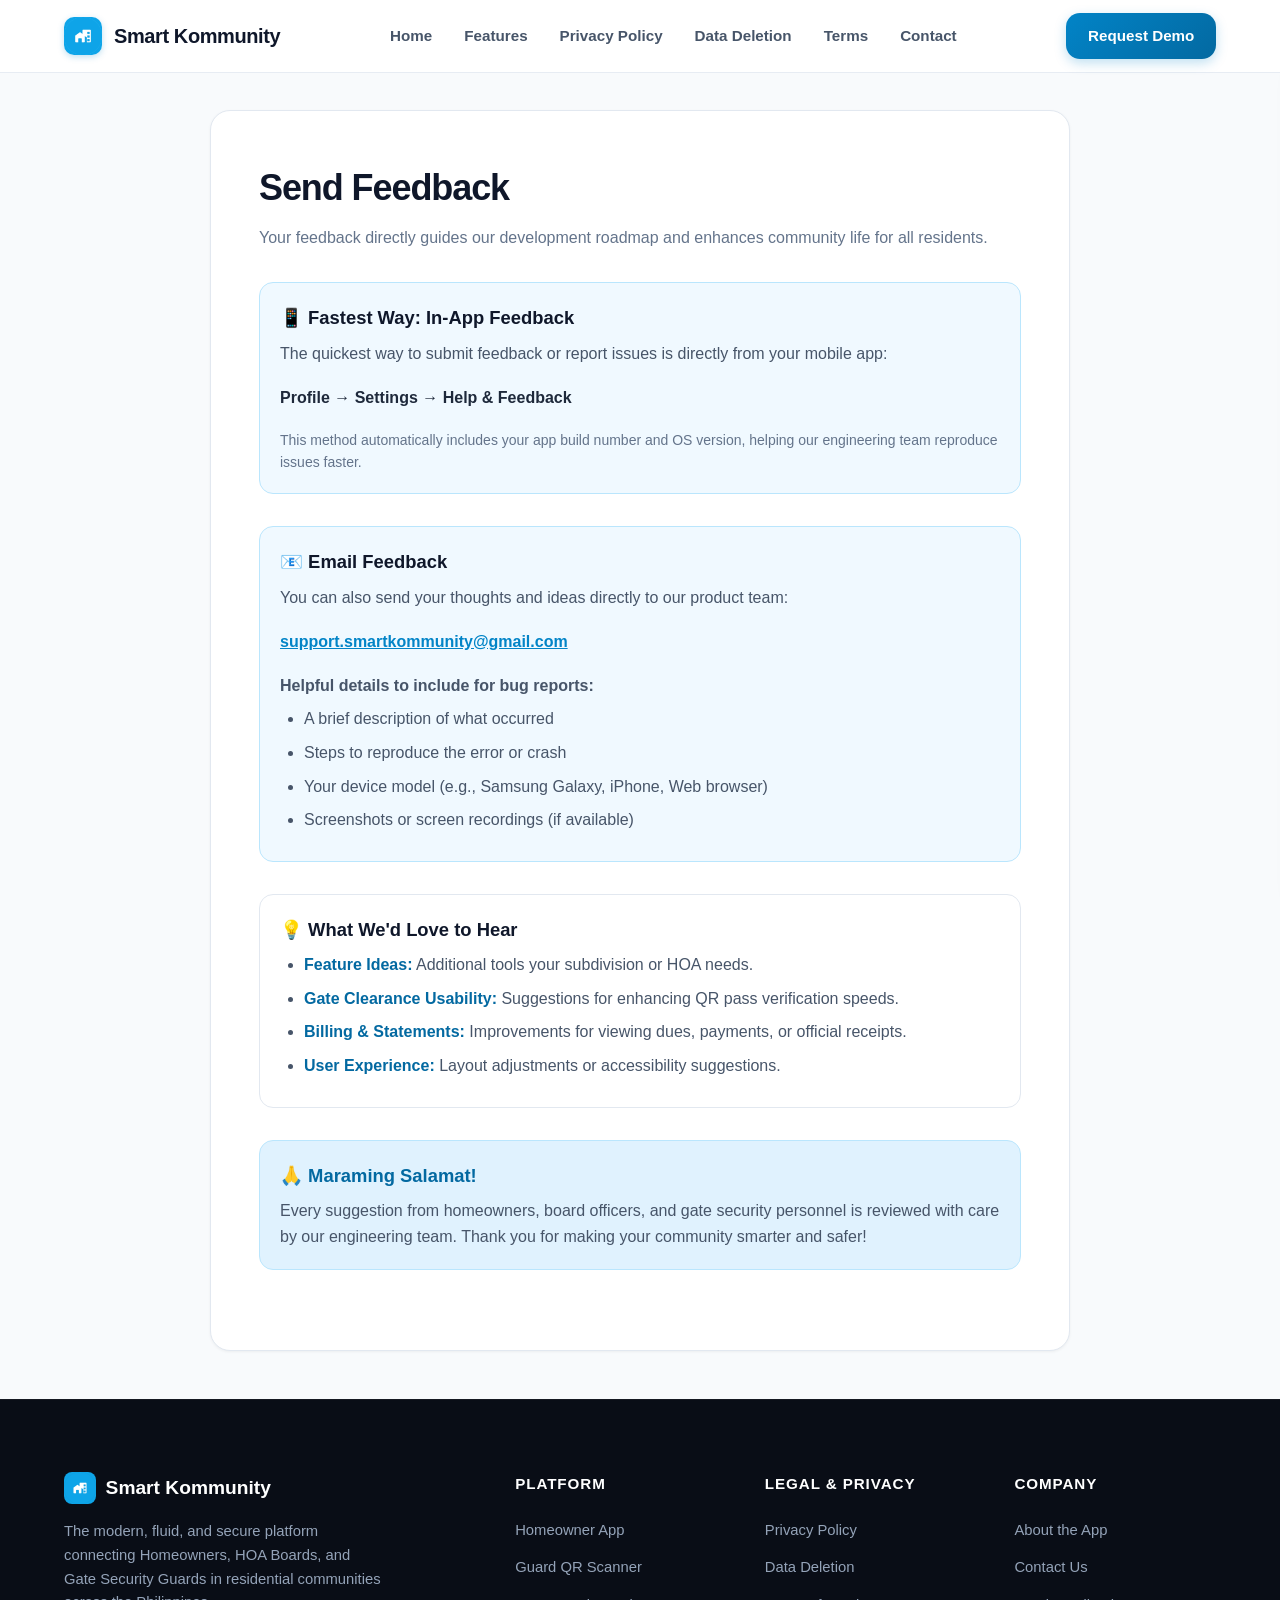
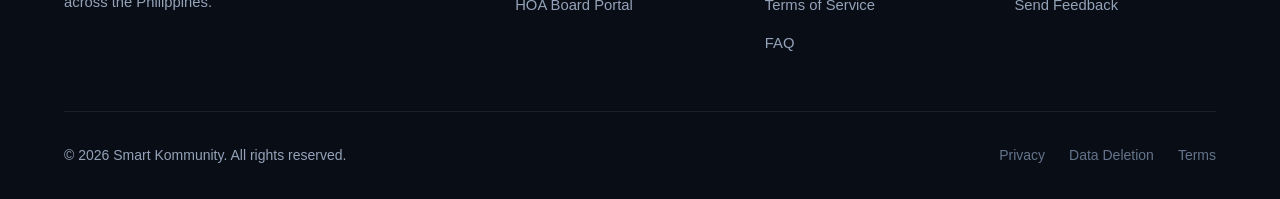
<file: send-feedback.html>
<!DOCTYPE html>
<html lang="en">
<head>
    <meta charset="UTF-8">
    <meta name="viewport" content="width=device-width, initial-scale=1.0">
    <title>Send Feedback & Suggestions | Smart Kommunity</title>
    <meta name="title" content="Send Feedback & Suggestions | Smart Kommunity">
    <meta name="description" content="Share your suggestions, feature requests, and feedback to help make Smart Kommunity better for subdivisions across the Philippines.">
    <meta name="robots" content="index, follow">
    <link rel="canonical" href="https://smartkommunity.com/send-feedback.html">
    <link rel="icon" type="image/png" href="favicon.png">

    <!-- Open Graph / Social Previews -->
    <meta property="og:type" content="website">
    <meta property="og:url" content="https://smartkommunity.com/send-feedback.html">
    <meta property="og:site_name" content="Smart Kommunity">
    <meta property="og:locale" content="en_PH">
    <meta property="og:title" content="Send Feedback & Suggestions | Smart Kommunity">
    <meta property="og:description" content="Share your suggestions and feature requests to help improve Smart Kommunity.">
    <meta property="og:image" content="https://smartkommunity.com/images/og_preview.png">
    <meta property="og:image:width" content="1200">
    <meta property="og:image:height" content="630">

    <!-- Twitter Card -->
    <meta name="twitter:card" content="summary_large_image">
    <meta name="twitter:url" content="https://smartkommunity.com/send-feedback.html">
    <meta name="twitter:title" content="Send Feedback & Suggestions | Smart Kommunity">
    <meta name="twitter:description" content="Share your suggestions and feature requests to help improve Smart Kommunity.">
    <meta name="twitter:image" content="https://smartkommunity.com/images/og_preview.png">

    <link rel="stylesheet" href="css/style.css">
</head>
<body>

    <!-- Header -->
    <header class="site-header">
        <div class="container nav-container">
            <a href="index.html" class="brand-logo">
                <img src="images/logo.png" alt="Smart Kommunity Logo" class="brand-icon">
                <span>Smart Kommunity</span>
            </a>

            <nav class="desktop-nav">
                <a href="index.html" class="nav-link">Home</a>
                <a href="index.html#features" class="nav-link">Features</a>
                <a href="privacy-policy.html" class="nav-link">Privacy Policy</a>
                <a href="data-deletion.html" class="nav-link">Data Deletion</a>
                <a href="terms-of-service.html" class="nav-link">Terms</a>
                <a href="contact-us.html" class="nav-link">Contact</a>
            </nav>

            <div class="nav-actions">
                <a href="index.html#contact" class="btn btn-primary">
                    Request Demo
                </a>
                <button class="menu-toggle" aria-label="Toggle navigation menu" aria-expanded="false">☰</button>
            </div>
        </div>
    </header>

    <div class="nav-overlay"></div>
    <div class="mobile-nav-menu">
        <a href="index.html" class="nav-link">Home</a>
        <a href="index.html#features" class="nav-link">Features</a>
        <a href="privacy-policy.html" class="nav-link">Privacy Policy</a>
        <a href="data-deletion.html" class="nav-link">Data Deletion</a>
        <a href="terms-of-service.html" class="nav-link">Terms of Service</a>
        <a href="about.html" class="nav-link">About the App</a>
        <a href="faq.html" class="nav-link">FAQ</a>
        <a href="contact-us.html" class="nav-link">Contact</a>
    </div>

    <!-- Main Content -->
    <main class="inner-page-content" style="padding-top: 110px;">
        <div class="container">
            <article class="inner-article-box">
                <h1>Send Feedback</h1>
                <p style="color: var(--slate-500); margin-bottom: 2rem;">
                    Your feedback directly guides our development roadmap and enhances community life for all residents.
                </p>
                
                <div class="info-alert-box">
                    <h3 style="margin-top: 0; color: var(--slate-900);">📱 Fastest Way: In-App Feedback</h3>
                    <p>The quickest way to submit feedback or report issues is directly from your mobile app:</p>
                    <p style="font-weight: 600; color: var(--slate-800);">Profile → Settings → Help & Feedback</p>
                    <p style="font-size: 0.875rem; color: var(--slate-500); margin-top: 0.5rem; margin-bottom: 0;">
                        This method automatically includes your app build number and OS version, helping our engineering team reproduce issues faster.
                    </p>
                </div>
                
                <div class="info-alert-box">
                    <h3 style="margin-top: 0; color: var(--slate-900);">📧 Email Feedback</h3>
                    <p>You can also send your thoughts and ideas directly to our product team:</p>
                    <p><a href="mailto:support.smartkommunity@gmail.com?subject=Smart%20Kommunity%20Feedback" style="color: var(--primary); font-weight: 600;">support.smartkommunity@gmail.com</a></p>
                    <p style="margin-top: 1rem; margin-bottom: 0.5rem; font-weight: 600;">Helpful details to include for bug reports:</p>
                    <ul style="margin-bottom: 0;">
                        <li>A brief description of what occurred</li>
                        <li>Steps to reproduce the error or crash</li>
                        <li>Your device model (e.g., Samsung Galaxy, iPhone, Web browser)</li>
                        <li>Screenshots or screen recordings (if available)</li>
                    </ul>
                </div>
                
                <div class="info-alert-box" style="background: white; border: 1px solid var(--slate-200);">
                    <h3 style="margin-top: 0; color: var(--slate-900);">💡 What We'd Love to Hear</h3>
                    <ul style="margin-bottom: 0;">
                        <li><strong>Feature Ideas:</strong> Additional tools your subdivision or HOA needs.</li>
                        <li><strong>Gate Clearance Usability:</strong> Suggestions for enhancing QR pass verification speeds.</li>
                        <li><strong>Billing & Statements:</strong> Improvements for viewing dues, payments, or official receipts.</li>
                        <li><strong>User Experience:</strong> Layout adjustments or accessibility suggestions.</li>
                    </ul>
                </div>
                
                <div class="info-alert-box" style="background: #e0f2fe; border-color: #bae6fd;">
                    <h3 style="color: #0369a1; margin-top: 0;">🙏 Maraming Salamat!</h3>
                    <p style="margin-bottom: 0;">
                        Every suggestion from homeowners, board officers, and gate security personnel is reviewed with care by our engineering team. Thank you for making your community smarter and safer!
                    </p>
                </div>
            </article>
        </div>
    </main>

    <!-- Footer -->
    <footer class="site-footer">
        <div class="container">
            <div class="footer-grid">
                <div class="footer-brand">
                    <div style="display: flex; align-items: center; gap: 0.6rem; margin-bottom: 1rem;">
                        <img src="images/logo.png" alt="Smart Kommunity Logo" style="width: 32px; height: 32px; border-radius: 8px;">
                        <span style="color: white; font-weight: 800; font-size: 1.2rem;">Smart Kommunity</span>
                    </div>
                    <p>
                        The modern, fluid, and secure platform connecting Homeowners, HOA Boards, and Gate Security Guards in residential communities across the Philippines.
                    </p>
                </div>

                <div class="footer-col">
                    <h4>Platform</h4>
                    <ul class="footer-links-list">
                        <li><a href="index.html#features">Homeowner App</a></li>
                        <li><a href="index.html#features">Guard QR Scanner</a></li>
                        <li><a href="index.html#features">HOA Board Portal</a></li>
                    </ul>
                </div>

                <div class="footer-col">
                    <h4>Legal & Privacy</h4>
                    <ul class="footer-links-list">
                        <li><a href="privacy-policy.html">Privacy Policy</a></li>
                        <li><a href="data-deletion.html">Data Deletion</a></li>
                        <li><a href="terms-of-service.html">Terms of Service</a></li>
                        <li><a href="faq.html">FAQ</a></li>
                    </ul>
                </div>

                <div class="footer-col">
                    <h4>Company</h4>
                    <ul class="footer-links-list">
                        <li><a href="about.html">About the App</a></li>
                        <li><a href="contact-us.html">Contact Us</a></li>
                        <li><a href="send-feedback.html">Send Feedback</a></li>
                    </ul>
                </div>
            </div>

            <div class="footer-bottom">
                <p>&copy; 2026 Smart Kommunity. All rights reserved.</p>
                <div style="display: flex; gap: 1.5rem;">
                    <a href="privacy-policy.html" style="color: #64748b; text-decoration: none;">Privacy</a>
                    <a href="data-deletion.html" style="color: #64748b; text-decoration: none;">Data Deletion</a>
                    <a href="terms-of-service.html" style="color: #64748b; text-decoration: none;">Terms</a>
                </div>
            </div>
        </div>
    </footer>

    <script src="js/navigation.js"></script>
</body>
</html>
</file>
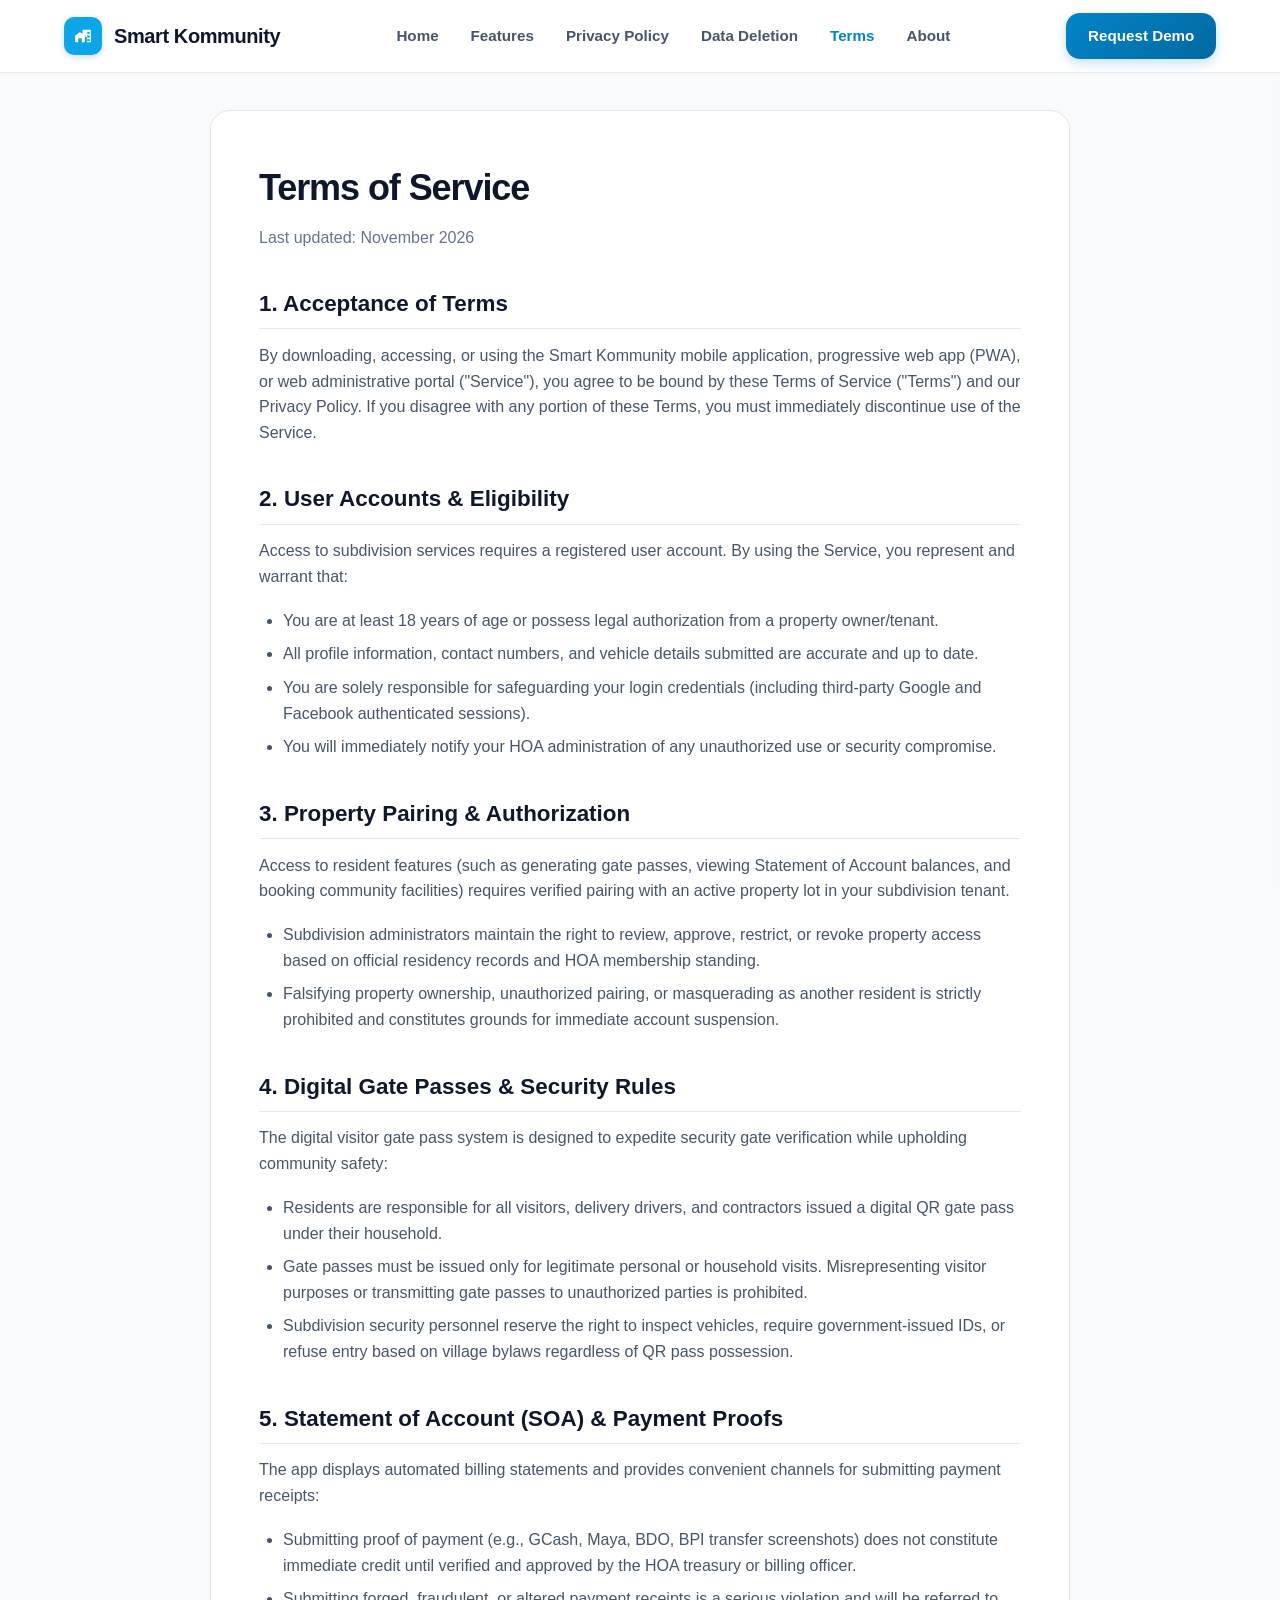
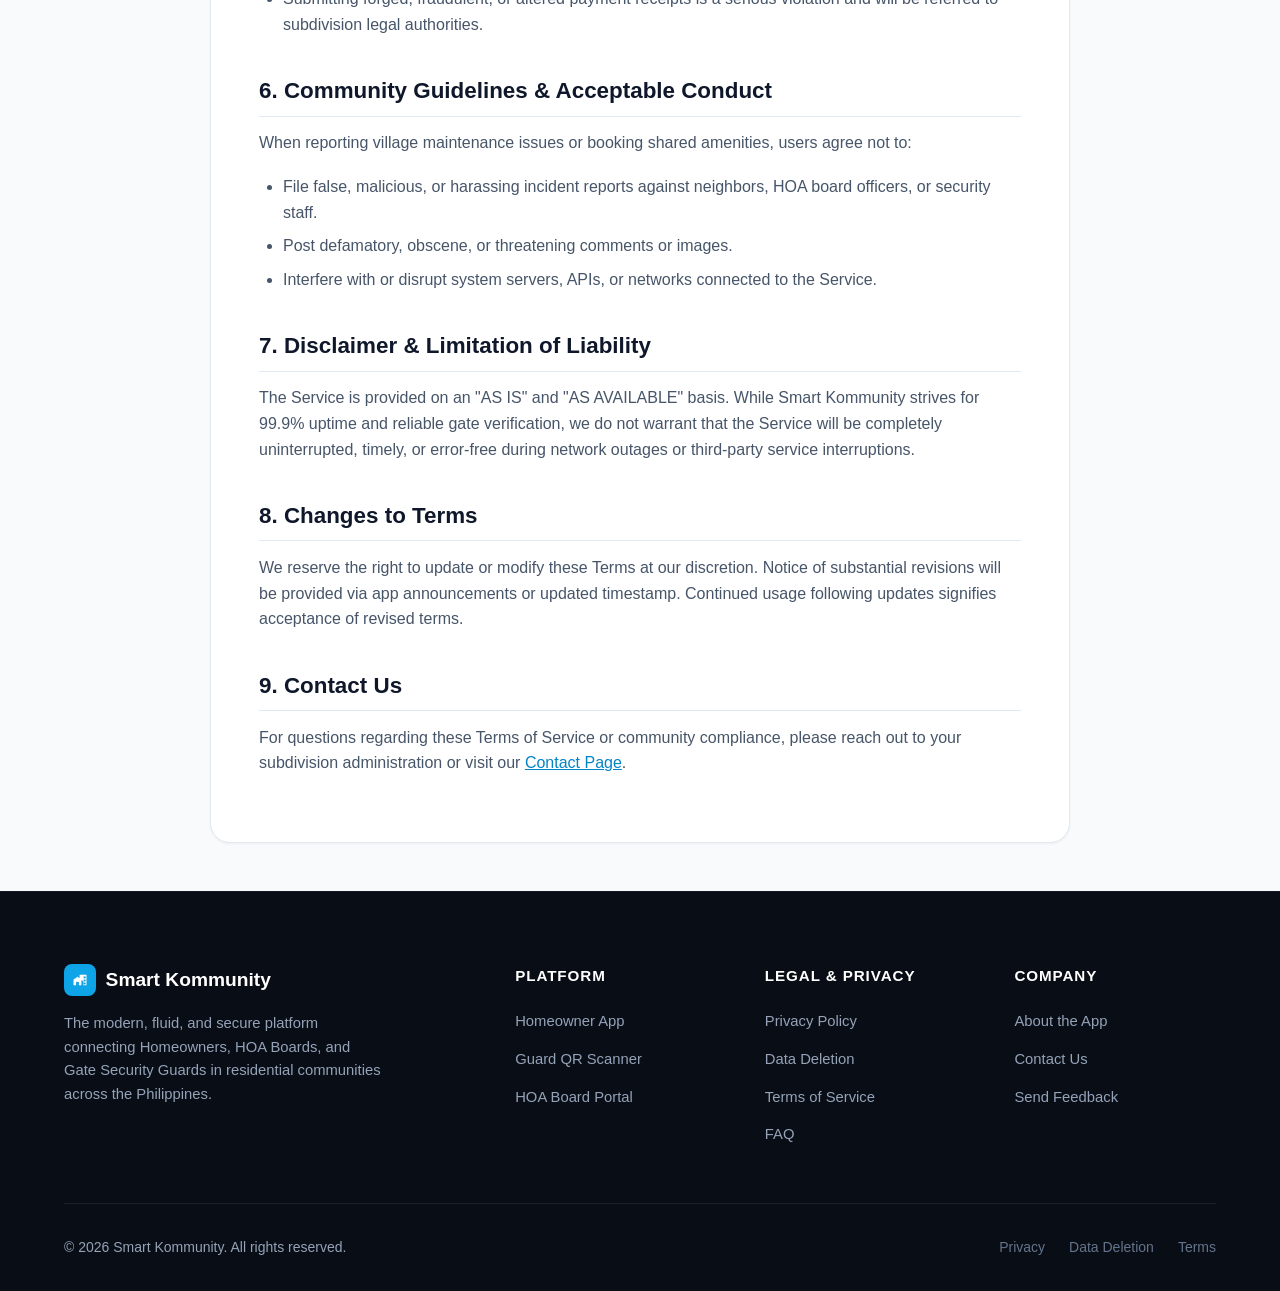
<file: terms-of-service.html>
<!DOCTYPE html>
<html lang="en">
<head>
    <meta charset="UTF-8">
    <meta name="viewport" content="width=device-width, initial-scale=1.0">
    <title>Terms of Service | Smart Kommunity HOA Management Platform</title>
    <meta name="title" content="Terms of Service | Smart Kommunity HOA Management Platform">
    <meta name="description" content="Terms of Service for Smart Kommunity - Resident, Board Member, and Security Guard platform usage terms and conditions.">
    <meta name="robots" content="index, follow">
    <link rel="canonical" href="https://smartkommunity.com/terms-of-service.html">
    <link rel="icon" type="image/png" href="favicon.png">

    <!-- Open Graph / Social Previews -->
    <meta property="og:type" content="article">
    <meta property="og:url" content="https://smartkommunity.com/terms-of-service.html">
    <meta property="og:site_name" content="Smart Kommunity">
    <meta property="og:locale" content="en_PH">
    <meta property="og:title" content="Terms of Service | Smart Kommunity HOA Management Platform">
    <meta property="og:description" content="Platform terms of service for residents, security guards, and HOA boards using Smart Kommunity.">
    <meta property="og:image" content="https://smartkommunity.com/images/og_preview.png">
    <meta property="og:image:width" content="1200">
    <meta property="og:image:height" content="630">

    <!-- Twitter Card -->
    <meta name="twitter:card" content="summary_large_image">
    <meta name="twitter:url" content="https://smartkommunity.com/terms-of-service.html">
    <meta name="twitter:title" content="Terms of Service | Smart Kommunity HOA Management Platform">
    <meta name="twitter:description" content="Platform terms of service for residents, security guards, and HOA boards using Smart Kommunity.">
    <meta name="twitter:image" content="https://smartkommunity.com/images/og_preview.png">

    <link rel="stylesheet" href="css/style.css">
</head>
<body>

    <!-- Header -->
    <header class="site-header">
        <div class="container nav-container">
            <a href="index.html" class="brand-logo">
                <img src="images/logo.png" alt="Smart Kommunity Logo" class="brand-icon">
                <span>Smart Kommunity</span>
            </a>

            <nav class="desktop-nav">
                <a href="index.html" class="nav-link">Home</a>
                <a href="index.html#features" class="nav-link">Features</a>
                <a href="privacy-policy.html" class="nav-link">Privacy Policy</a>
                <a href="data-deletion.html" class="nav-link">Data Deletion</a>
                <a href="terms-of-service.html" class="nav-link" style="color: var(--primary);">Terms</a>
                <a href="about.html" class="nav-link">About</a>
            </nav>

            <div class="nav-actions">
                <a href="index.html#contact" class="btn btn-primary">
                    Request Demo
                </a>
                <button class="menu-toggle" aria-label="Toggle navigation menu" aria-expanded="false">☰</button>
            </div>
        </div>
    </header>

    <div class="nav-overlay"></div>
    <div class="mobile-nav-menu">
        <a href="index.html" class="nav-link">Home</a>
        <a href="index.html#features" class="nav-link">Features</a>
        <a href="privacy-policy.html" class="nav-link">Privacy Policy</a>
        <a href="data-deletion.html" class="nav-link">Data Deletion</a>
        <a href="terms-of-service.html" class="nav-link" style="color: var(--primary);">Terms of Service</a>
        <a href="about.html" class="nav-link">About the App</a>
        <a href="faq.html" class="nav-link">FAQ</a>
        <a href="contact-us.html" class="nav-link">Contact</a>
    </div>

    <!-- Main Content -->
    <main class="inner-page-content" style="padding-top: 110px;">
        <div class="container">
            <article class="inner-article-box">
                <h1>Terms of Service</h1>
                <p style="color: var(--slate-500); margin-bottom: 2rem;">Last updated: November 2026</p>
                
                <h2>1. Acceptance of Terms</h2>
                <p>
                    By downloading, accessing, or using the Smart Kommunity mobile application, progressive web app (PWA), or web administrative portal ("Service"), you agree to be bound by these Terms of Service ("Terms") and our Privacy Policy. If you disagree with any portion of these Terms, you must immediately discontinue use of the Service.
                </p>
                
                <h2>2. User Accounts & Eligibility</h2>
                <p>
                    Access to subdivision services requires a registered user account. By using the Service, you represent and warrant that:
                </p>
                <ul>
                    <li>You are at least 18 years of age or possess legal authorization from a property owner/tenant.</li>
                    <li>All profile information, contact numbers, and vehicle details submitted are accurate and up to date.</li>
                    <li>You are solely responsible for safeguarding your login credentials (including third-party Google and Facebook authenticated sessions).</li>
                    <li>You will immediately notify your HOA administration of any unauthorized use or security compromise.</li>
                </ul>

                <h2>3. Property Pairing & Authorization</h2>
                <p>
                    Access to resident features (such as generating gate passes, viewing Statement of Account balances, and booking community facilities) requires verified pairing with an active property lot in your subdivision tenant.
                </p>
                <ul>
                    <li>Subdivision administrators maintain the right to review, approve, restrict, or revoke property access based on official residency records and HOA membership standing.</li>
                    <li>Falsifying property ownership, unauthorized pairing, or masquerading as another resident is strictly prohibited and constitutes grounds for immediate account suspension.</li>
                </ul>

                <h2>4. Digital Gate Passes & Security Rules</h2>
                <p>
                    The digital visitor gate pass system is designed to expedite security gate verification while upholding community safety:
                </p>
                <ul>
                    <li>Residents are responsible for all visitors, delivery drivers, and contractors issued a digital QR gate pass under their household.</li>
                    <li>Gate passes must be issued only for legitimate personal or household visits. Misrepresenting visitor purposes or transmitting gate passes to unauthorized parties is prohibited.</li>
                    <li>Subdivision security personnel reserve the right to inspect vehicles, require government-issued IDs, or refuse entry based on village bylaws regardless of QR pass possession.</li>
                </ul>

                <h2>5. Statement of Account (SOA) & Payment Proofs</h2>
                <p>
                    The app displays automated billing statements and provides convenient channels for submitting payment receipts:
                </p>
                <ul>
                    <li>Submitting proof of payment (e.g., GCash, Maya, BDO, BPI transfer screenshots) does not constitute immediate credit until verified and approved by the HOA treasury or billing officer.</li>
                    <li>Submitting forged, fraudulent, or altered payment receipts is a serious violation and will be referred to subdivision legal authorities.</li>
                </ul>

                <h2>6. Community Guidelines & Acceptable Conduct</h2>
                <p>When reporting village maintenance issues or booking shared amenities, users agree not to:</p>
                <ul>
                    <li>File false, malicious, or harassing incident reports against neighbors, HOA board officers, or security staff.</li>
                    <li>Post defamatory, obscene, or threatening comments or images.</li>
                    <li>Interfere with or disrupt system servers, APIs, or networks connected to the Service.</li>
                </ul>

                <h2>7. Disclaimer & Limitation of Liability</h2>
                <p>
                    The Service is provided on an "AS IS" and "AS AVAILABLE" basis. While Smart Kommunity strives for 99.9% uptime and reliable gate verification, we do not warrant that the Service will be completely uninterrupted, timely, or error-free during network outages or third-party service interruptions.
                </p>

                <h2>8. Changes to Terms</h2>
                <p>
                    We reserve the right to update or modify these Terms at our discretion. Notice of substantial revisions will be provided via app announcements or updated timestamp. Continued usage following updates signifies acceptance of revised terms.
                </p>

                <h2>9. Contact Us</h2>
                <p>
                    For questions regarding these Terms of Service or community compliance, please reach out to your subdivision administration or visit our <a href="contact-us.html" style="color: var(--primary);">Contact Page</a>.
                </p>
            </article>
        </div>
    </main>

    <!-- Footer -->
    <footer class="site-footer">
        <div class="container">
            <div class="footer-grid">
                <div class="footer-brand">
                    <div style="display: flex; align-items: center; gap: 0.6rem; margin-bottom: 1rem;">
                        <img src="images/logo.png" alt="Smart Kommunity Logo" style="width: 32px; height: 32px; border-radius: 8px;">
                        <span style="color: white; font-weight: 800; font-size: 1.2rem;">Smart Kommunity</span>
                    </div>
                    <p>
                        The modern, fluid, and secure platform connecting Homeowners, HOA Boards, and Gate Security Guards in residential communities across the Philippines.
                    </p>
                </div>

                <div class="footer-col">
                    <h4>Platform</h4>
                    <ul class="footer-links-list">
                        <li><a href="index.html#features">Homeowner App</a></li>
                        <li><a href="index.html#features">Guard QR Scanner</a></li>
                        <li><a href="index.html#features">HOA Board Portal</a></li>
                    </ul>
                </div>

                <div class="footer-col">
                    <h4>Legal & Privacy</h4>
                    <ul class="footer-links-list">
                        <li><a href="privacy-policy.html">Privacy Policy</a></li>
                        <li><a href="data-deletion.html">Data Deletion</a></li>
                        <li><a href="terms-of-service.html">Terms of Service</a></li>
                        <li><a href="faq.html">FAQ</a></li>
                    </ul>
                </div>

                <div class="footer-col">
                    <h4>Company</h4>
                    <ul class="footer-links-list">
                        <li><a href="about.html">About the App</a></li>
                        <li><a href="contact-us.html">Contact Us</a></li>
                        <li><a href="send-feedback.html">Send Feedback</a></li>
                    </ul>
                </div>
            </div>

            <div class="footer-bottom">
                <p>&copy; 2026 Smart Kommunity. All rights reserved.</p>
                <div style="display: flex; gap: 1.5rem;">
                    <a href="privacy-policy.html" style="color: #64748b; text-decoration: none;">Privacy</a>
                    <a href="data-deletion.html" style="color: #64748b; text-decoration: none;">Data Deletion</a>
                    <a href="terms-of-service.html" style="color: #64748b; text-decoration: none;">Terms</a>
                </div>
            </div>
        </div>
    </footer>

    <script src="js/navigation.js"></script>
</body>
</html>
</file>
<file: css/style.css>
/* ==========================================================================
   Smart Kommunity - Official Website Stylesheet
   Modern PropTech / Community Management Design System
   Color Palette: Ocean Blue (#0284C7 / #0369A1), Slate (#0F172A / #334155), Clean White
   ========================================================================== */

:root {
    --primary: #0284c7;
    --primary-hover: #0369a1;
    --primary-light: #38bdf8;
    --primary-bg: #f0f9ff;
    --primary-border: #bae6fd;
    --slate-950: #020617;
    --slate-900: #0f172a;
    --slate-800: #1e293b;
    --slate-700: #334155;
    --slate-600: #475569;
    --slate-500: #64748b;
    --slate-200: #e2e8f0;
    --slate-100: #f1f5f9;
    --slate-50: #f8fafc;
    --surface: #ffffff;
    --radius-sm: 8px;
    --radius-md: 14px;
    --radius-lg: 20px;
    --radius-xl: 28px;
    --shadow-sm: 0 1px 3px rgba(0, 0, 0, 0.05);
    --shadow-md: 0 4px 14px rgba(2, 132, 199, 0.08), 0 2px 6px rgba(0, 0, 0, 0.04);
    --shadow-lg: 0 12px 30px -4px rgba(2, 132, 199, 0.12), 0 8px 16px -4px rgba(0, 0, 0, 0.04);
    --shadow-xl: 0 20px 45px -10px rgba(15, 23, 42, 0.15), 0 10px 20px -5px rgba(2, 132, 199, 0.08);
}

/* Reset */
* {
    margin: 0;
    padding: 0;
    box-sizing: border-box;
}

html {
    scroll-behavior: smooth;
    font-size: 16px;
}

body {
    font-family: -apple-system, BlinkMacSystemFont, 'Segoe UI', Roboto, 'Inter', Oxygen, Ubuntu, Cantarell, sans-serif;
    color: var(--slate-900);
    background: var(--slate-50);
    line-height: 1.6;
    -webkit-font-smoothing: antialiased;
    overflow-x: hidden;
}

.container {
    max-width: 1200px;
    margin: 0 auto;
    padding: 0 1.5rem;
}

/* ==========================================================================
   Navigation & Header
   ========================================================================== */
.site-header {
    position: fixed;
    top: 0;
    left: 0;
    right: 0;
    z-index: 1000;
    background: rgba(255, 255, 255, 0.9);
    backdrop-filter: blur(12px);
    -webkit-backdrop-filter: blur(12px);
    border-bottom: 1px solid rgba(226, 232, 240, 0.8);
    transition: all 0.3s ease;
}

.site-header.scrolled {
    background: rgba(255, 255, 255, 0.98);
    box-shadow: 0 4px 20px rgba(15, 23, 42, 0.06);
}

.nav-container {
    display: flex;
    align-items: center;
    justify-content: space-between;
    height: 72px;
}

.brand-logo {
    display: flex;
    align-items: center;
    gap: 0.75rem;
    text-decoration: none;
    color: var(--slate-900);
    font-weight: 800;
    font-size: 1.25rem;
    letter-spacing: -0.02em;
}

.brand-icon {
    width: 38px;
    height: 38px;
    border-radius: 10px;
    object-fit: cover;
    box-shadow: 0 2px 6px rgba(2, 132, 199, 0.25);
}

.desktop-nav {
    display: flex;
    align-items: center;
    gap: 2rem;
}

.nav-link {
    text-decoration: none;
    color: var(--slate-600);
    font-weight: 600;
    font-size: 0.95rem;
    transition: color 0.2s ease;
}

.nav-link:hover {
    color: var(--primary);
}

.nav-actions {
    display: flex;
    align-items: center;
    gap: 1rem;
}

.btn {
    display: inline-flex;
    align-items: center;
    justify-content: center;
    gap: 0.5rem;
    padding: 0.65rem 1.35rem;
    border-radius: var(--radius-md);
    font-size: 0.95rem;
    font-weight: 600;
    text-decoration: none;
    transition: all 0.2s ease;
    cursor: pointer;
    border: none;
}

.btn-primary {
    background: linear-gradient(135deg, #0284c7 0%, #0369a1 100%);
    color: white;
    box-shadow: 0 4px 12px rgba(2, 132, 199, 0.25);
}

.btn-primary:hover {
    background: linear-gradient(135deg, #0369a1 0%, #075985 100%);
    box-shadow: 0 6px 16px rgba(2, 132, 199, 0.35);
    transform: translateY(-1px);
}

.btn-secondary {
    background: white;
    color: var(--slate-700);
    border: 1px solid var(--slate-200);
}

.btn-secondary:hover {
    background: var(--slate-100);
    color: var(--slate-900);
    border-color: var(--slate-300);
}

.menu-toggle {
    display: none;
    background: none;
    border: none;
    font-size: 1.5rem;
    color: var(--slate-800);
    cursor: pointer;
    padding: 0.5rem;
}

/* Mobile Nav Menu Drawer */
.mobile-nav-menu {
    position: fixed;
    top: 72px;
    right: -300px;
    width: 280px;
    height: calc(100vh - 72px);
    background: white;
    box-shadow: -4px 0 20px rgba(0, 0, 0, 0.1);
    padding: 2rem 1.5rem;
    display: flex;
    flex-direction: column;
    gap: 1.25rem;
    transition: right 0.3s cubic-bezier(0.4, 0, 0.2, 1);
    z-index: 999;
}

.mobile-nav-menu.open {
    right: 0;
}

.nav-overlay {
    display: none;
    position: fixed;
    top: 72px;
    left: 0;
    right: 0;
    bottom: 0;
    background: rgba(15, 23, 42, 0.5);
    backdrop-filter: blur(2px);
    z-index: 998;
}

.nav-overlay.open {
    display: block;
}

/* ==========================================================================
   Hero Section
   ========================================================================== */
.hero-section {
    padding-top: 140px;
    padding-bottom: 70px;
    background: radial-gradient(circle at 50% 0%, #e0f2fe 0%, #f8fafc 70%);
    text-align: center;
    position: relative;
}

.hero-pill {
    display: inline-flex;
    align-items: center;
    gap: 0.5rem;
    padding: 0.4rem 1rem;
    background: white;
    border: 1px solid var(--primary-border);
    border-radius: 9999px;
    font-size: 0.875rem;
    font-weight: 600;
    color: var(--primary-hover);
    box-shadow: var(--shadow-sm);
    margin-bottom: 1.5rem;
}

.hero-headline {
    font-size: 3.25rem;
    font-weight: 850;
    line-height: 1.15;
    letter-spacing: -0.035em;
    color: var(--slate-900);
    max-width: 900px;
    margin: 0 auto 1.5rem auto;
}

.hero-headline span {
    background: linear-gradient(135deg, #0284c7 0%, #0369a1 100%);
    -webkit-background-clip: text;
    -webkit-text-fill-color: transparent;
}

.hero-subhead {
    font-size: 1.25rem;
    color: var(--slate-600);
    max-width: 680px;
    margin: 0 auto 2.25rem auto;
    line-height: 1.6;
}

.hero-cta-group {
    display: flex;
    align-items: center;
    justify-content: center;
    gap: 1rem;
    margin-bottom: 3.5rem;
    flex-wrap: wrap;
}

/* ==========================================================================
   Hero Showcase Composite Frame (Laptop + Phones)
   ========================================================================== */
.hero-mockup-stage {
    position: relative;
    max-width: 1000px;
    margin: 0 auto;
    padding: 0 1rem;
}

/* MacBook / Web Browser Frame */
.browser-mockup {
    background: white;
    border-radius: var(--radius-lg);
    border: 1px solid var(--slate-200);
    box-shadow: var(--shadow-xl);
    overflow: hidden;
    position: relative;
}

.browser-header {
    background: #0f172a;
    padding: 0.75rem 1rem;
    display: flex;
    align-items: center;
    gap: 0.75rem;
}

.browser-dots {
    display: flex;
    gap: 6px;
}

.browser-dot {
    width: 10px;
    height: 10px;
    border-radius: 50%;
}

.dot-red { background: #ef4444; }
.dot-yellow { background: #f59e0b; }
.dot-green { background: #10b981; }

.browser-address-bar {
    flex: 1;
    max-width: 480px;
    margin: 0 auto;
    background: rgba(255, 255, 255, 0.1);
    color: #94a3b8;
    padding: 0.25rem 0.85rem;
    border-radius: 6px;
    font-size: 0.8rem;
    font-family: inherit;
    font-weight: 500;
    display: flex;
    align-items: center;
    justify-content: center;
    gap: 0.4rem;
}

.browser-content {
    background: #f8fafc;
    line-height: 0;
}

.mockup-img {
    width: 100%;
    height: auto;
    display: block;
}

/* Floating Mobile Mockups overlapping hero */
.floating-phones {
    display: grid;
    grid-template-columns: repeat(3, 1fr);
    gap: 1.5rem;
    margin-top: -80px;
    position: relative;
    z-index: 10;
    max-width: 860px;
    margin-left: auto;
    margin-right: auto;
}

/* Smartphone Mockup Frame */
.phone-mockup {
    background: #0f172a;
    border: 8px solid #0f172a;
    border-radius: 36px;
    box-shadow: 0 20px 40px rgba(0, 0, 0, 0.2), 0 8px 16px rgba(2, 132, 199, 0.15);
    overflow: hidden;
    position: relative;
    transition: transform 0.3s ease;
}

.phone-mockup:hover {
    transform: translateY(-8px);
}

.phone-notch {
    position: absolute;
    top: 6px;
    left: 50%;
    transform: translateX(-50%);
    width: 80px;
    height: 16px;
    background: #0f172a;
    border-bottom-left-radius: 12px;
    border-bottom-right-radius: 12px;
    z-index: 20;
}

.phone-screen {
    border-radius: 28px;
    overflow: hidden;
    background: white;
    line-height: 0;
}

.phone-img {
    width: 100%;
    height: auto;
    display: block;
}

/* ==========================================================================
   Impact Metrics Bar
   ========================================================================== */
.metrics-section {
    padding: 3rem 0;
    background: white;
    border-top: 1px solid var(--slate-200);
    border-bottom: 1px solid var(--slate-200);
}

.metrics-grid {
    display: grid;
    grid-template-columns: repeat(4, 1fr);
    gap: 1.5rem;
    text-align: center;
}

.metric-item {
    padding: 1rem;
}

.metric-value {
    font-size: 2.25rem;
    font-weight: 850;
    color: var(--primary-hover);
    letter-spacing: -0.03em;
    margin-bottom: 0.25rem;
}

.metric-label {
    font-size: 0.925rem;
    font-weight: 600;
    color: var(--slate-600);
}

/* ==========================================================================
   Interactive 3-Pillar Product Showcase
   ========================================================================== */
.showcase-section {
    padding: 5rem 0;
}

.section-badge {
    display: inline-block;
    padding: 0.35rem 0.85rem;
    background: var(--primary-bg);
    color: var(--primary-hover);
    border: 1px solid var(--primary-border);
    border-radius: 9999px;
    font-size: 0.85rem;
    font-weight: 700;
    text-transform: uppercase;
    letter-spacing: 0.05em;
    margin-bottom: 1rem;
}

.section-title {
    font-size: 2.45rem;
    font-weight: 800;
    letter-spacing: -0.03em;
    color: var(--slate-900);
    margin-bottom: 1rem;
    line-height: 1.2;
}

.section-subtitle {
    font-size: 1.15rem;
    color: var(--slate-600);
    max-width: 650px;
    margin: 0 auto 3rem auto;
    text-align: center;
}

.text-center {
    text-align: center;
}

/* Continuous Feature Showcase Blocks */
.feature-showcase-block {
    padding: 4.5rem 0;
    border-bottom: 1px solid var(--slate-100);
}

.feature-showcase-block:first-of-type {
    padding-top: 1rem;
}

.feature-showcase-block:last-child {
    border-bottom: none;
    padding-bottom: 1rem;
}

@media (min-width: 992px) {
    .feature-showcase-block.reversed .feature-content {
        order: 2;
    }
    .feature-showcase-block.reversed .feature-visual {
        order: 1;
    }
}

@keyframes fadeIn {
    from { opacity: 0; transform: translateY(8px); }
    to { opacity: 1; transform: translateY(0); }
}

.showcase-grid-2col {
    display: grid;
    grid-template-columns: 1fr 1fr;
    gap: 3.5rem;
    align-items: center;
}

.feature-list {
    list-style: none;
    display: flex;
    flex-direction: column;
    gap: 1.25rem;
    margin-top: 1.75rem;
}

.feature-list-item {
    display: flex;
    align-items: flex-start;
    gap: 1rem;
}

.feature-icon-box {
    width: 38px;
    height: 38px;
    border-radius: 10px;
    background: var(--primary-bg);
    color: var(--primary-hover);
    display: flex;
    align-items: center;
    justify-content: center;
    font-size: 1.2rem;
    flex-shrink: 0;
    border: 1px solid var(--primary-border);
}

.feature-item-content h4 {
    font-size: 1.05rem;
    font-weight: 700;
    color: var(--slate-900);
    margin-bottom: 0.25rem;
}

.feature-item-content p {
    font-size: 0.925rem;
    color: var(--slate-600);
    margin: 0;
}

/* ==========================================================================
   Security & Legal Shield Section
   ========================================================================== */
.security-section {
    padding: 5rem 0;
    background: linear-gradient(135deg, #0f172a 0%, #1e293b 100%);
    color: white;
    position: relative;
    overflow: hidden;
}

.security-section .section-title {
    color: white;
}

.security-section .section-subtitle {
    color: #94a3b8;
}

.security-grid {
    display: grid;
    grid-template-columns: repeat(3, 1fr);
    gap: 2rem;
    margin-top: 3rem;
}

.security-card {
    background: rgba(255, 255, 255, 0.05);
    border: 1px solid rgba(255, 255, 255, 0.1);
    border-radius: var(--radius-lg);
    padding: 2rem;
    transition: all 0.3s ease;
}

.security-card:hover {
    background: rgba(255, 255, 255, 0.08);
    border-color: var(--primary-light);
    transform: translateY(-4px);
}

.security-icon {
    font-size: 2.25rem;
    margin-bottom: 1.25rem;
}

.security-card h3 {
    font-size: 1.25rem;
    font-weight: 700;
    color: white;
    margin-bottom: 0.75rem;
}

.security-card p {
    color: #94a3b8;
    font-size: 0.925rem;
    line-height: 1.6;
}

.security-card a {
    display: inline-flex;
    align-items: center;
    gap: 0.35rem;
    color: var(--primary-light);
    text-decoration: none;
    font-weight: 600;
    font-size: 0.9rem;
    margin-top: 1rem;
}

.security-card a:hover {
    text-decoration: underline;
}

/* ==========================================================================
   FAQ Accordion Section
   ========================================================================== */
.faq-section {
    padding: 5rem 0;
    background: white;
}

.faq-accordion-container {
    max-width: 800px;
    margin: 0 auto;
    display: flex;
    flex-direction: column;
    gap: 1rem;
}

.faq-accordion-item {
    border: 1px solid var(--slate-200);
    border-radius: var(--radius-md);
    overflow: hidden;
    transition: all 0.2s ease;
}

.faq-accordion-item.open {
    border-color: var(--primary-light);
    box-shadow: var(--shadow-sm);
}

.faq-question-btn {
    width: 100%;
    padding: 1.25rem 1.5rem;
    background: white;
    border: none;
    text-align: left;
    display: flex;
    align-items: center;
    justify-content: space-between;
    font-size: 1.05rem;
    font-weight: 700;
    color: var(--slate-900);
    cursor: pointer;
}

.faq-question-btn:hover {
    color: var(--primary);
}

.faq-arrow {
    font-size: 0.85rem;
    transition: transform 0.25s ease;
}

.faq-accordion-item.open .faq-arrow {
    transform: rotate(180deg);
    color: var(--primary);
}

.faq-answer-body {
    display: none;
    padding: 0 1.5rem 1.25rem 1.5rem;
    color: var(--slate-600);
    font-size: 0.95rem;
    line-height: 1.7;
}

.faq-accordion-item.open .faq-answer-body {
    display: block;
}

/* ==========================================================================
   CTA Demo Section
   ========================================================================== */
.cta-section {
    padding: 5rem 0;
    background: radial-gradient(circle at 50% 50%, #0284c7 0%, #0369a1 100%);
    color: white;
    text-align: center;
}

.cta-box {
    max-width: 750px;
    margin: 0 auto;
}

.cta-title {
    font-size: 2.65rem;
    font-weight: 850;
    letter-spacing: -0.03em;
    margin-bottom: 1rem;
}

.cta-subtitle {
    font-size: 1.15rem;
    color: #e0f2fe;
    margin-bottom: 2.25rem;
}

/* ==========================================================================
   Site Footer
   ========================================================================== */
.site-footer {
    background: #090d16;
    color: #94a3b8;
    padding: 4.5rem 0 2rem 0;
    border-top: 1px solid rgba(255, 255, 255, 0.05);
}

.footer-grid {
    display: grid;
    grid-template-columns: 2fr 1fr 1fr 1fr;
    gap: 3rem;
    margin-bottom: 3.5rem;
}

.footer-brand h3 {
    color: white;
    font-size: 1.25rem;
    font-weight: 800;
    margin-bottom: 0.85rem;
}

.footer-brand p {
    font-size: 0.925rem;
    line-height: 1.6;
    max-width: 320px;
}

.footer-col h4 {
    color: white;
    font-size: 0.95rem;
    font-weight: 700;
    text-transform: uppercase;
    letter-spacing: 0.06em;
    margin-bottom: 1.25rem;
}

.footer-links-list {
    list-style: none;
    display: flex;
    flex-direction: column;
    gap: 0.75rem;
}

.footer-links-list a {
    color: #94a3b8;
    text-decoration: none;
    font-size: 0.925rem;
    transition: color 0.2s ease;
}

.footer-links-list a:hover {
    color: var(--primary-light);
}

.footer-bottom {
    padding-top: 2rem;
    border-top: 1px solid rgba(255, 255, 255, 0.08);
    display: flex;
    align-items: center;
    justify-content: space-between;
    font-size: 0.875rem;
    flex-wrap: wrap;
    gap: 1rem;
}

/* ==========================================================================
   Legal & Inner Documentation Pages Layout
   ========================================================================== */
.inner-page-header {
    padding-top: 120px;
    padding-bottom: 2.5rem;
    background: white;
    border-bottom: 1px solid var(--slate-200);
}

.inner-page-content {
    padding: 3rem 0;
}

.inner-article-box {
    background: white;
    padding: 3rem;
    border-radius: var(--radius-lg);
    border: 1px solid var(--slate-200);
    box-shadow: var(--shadow-sm);
    max-width: 860px;
    margin: 0 auto;
}

.inner-article-box h1 {
    font-size: 2.25rem;
    font-weight: 800;
    color: var(--slate-900);
    letter-spacing: -0.03em;
    margin-bottom: 0.5rem;
}

.inner-article-box h2 {
    font-size: 1.4rem;
    font-weight: 700;
    color: var(--slate-900);
    margin-top: 2.25rem;
    margin-bottom: 0.85rem;
    padding-bottom: 0.4rem;
    border-bottom: 1px solid var(--slate-200);
}

.inner-article-box h3 {
    font-size: 1.15rem;
    font-weight: 600;
    color: var(--primary-hover);
    margin-top: 1.5rem;
    margin-bottom: 0.5rem;
}

.inner-article-box p {
    color: var(--slate-600);
    margin-bottom: 1.15rem;
}

.inner-article-box ul, .inner-article-box ol {
    margin-left: 1.5rem;
    margin-bottom: 1.5rem;
}

.inner-article-box li {
    color: var(--slate-600);
    margin-bottom: 0.5rem;
}

.info-alert-box {
    background: var(--primary-bg);
    border: 1px solid var(--primary-border);
    padding: 1.25rem;
    border-radius: var(--radius-md);
    margin-bottom: 2rem;
    color: var(--slate-700);
}

.info-alert-box strong {
    color: var(--primary-hover);
}

/* ==========================================================================
   Responsive Breakpoints
   ========================================================================== */
@media (max-width: 992px) {
    .desktop-nav {
        display: none;
    }
    .nav-actions .btn {
        display: none;
    }
    .menu-toggle {
        display: block;
    }
    .hero-headline {
        font-size: 2.45rem;
    }
    .floating-phones {
        grid-template-columns: 1fr;
        max-width: 320px;
        margin-top: 2rem;
    }
    .metrics-grid {
        grid-template-columns: repeat(2, 1fr);
    }
    .showcase-grid-2col {
        grid-template-columns: 1fr;
        gap: 2.5rem;
    }
    .security-grid {
        grid-template-columns: 1fr;
    }
    .footer-grid {
        grid-template-columns: 1fr;
        gap: 2rem;
    }
}
</file>
